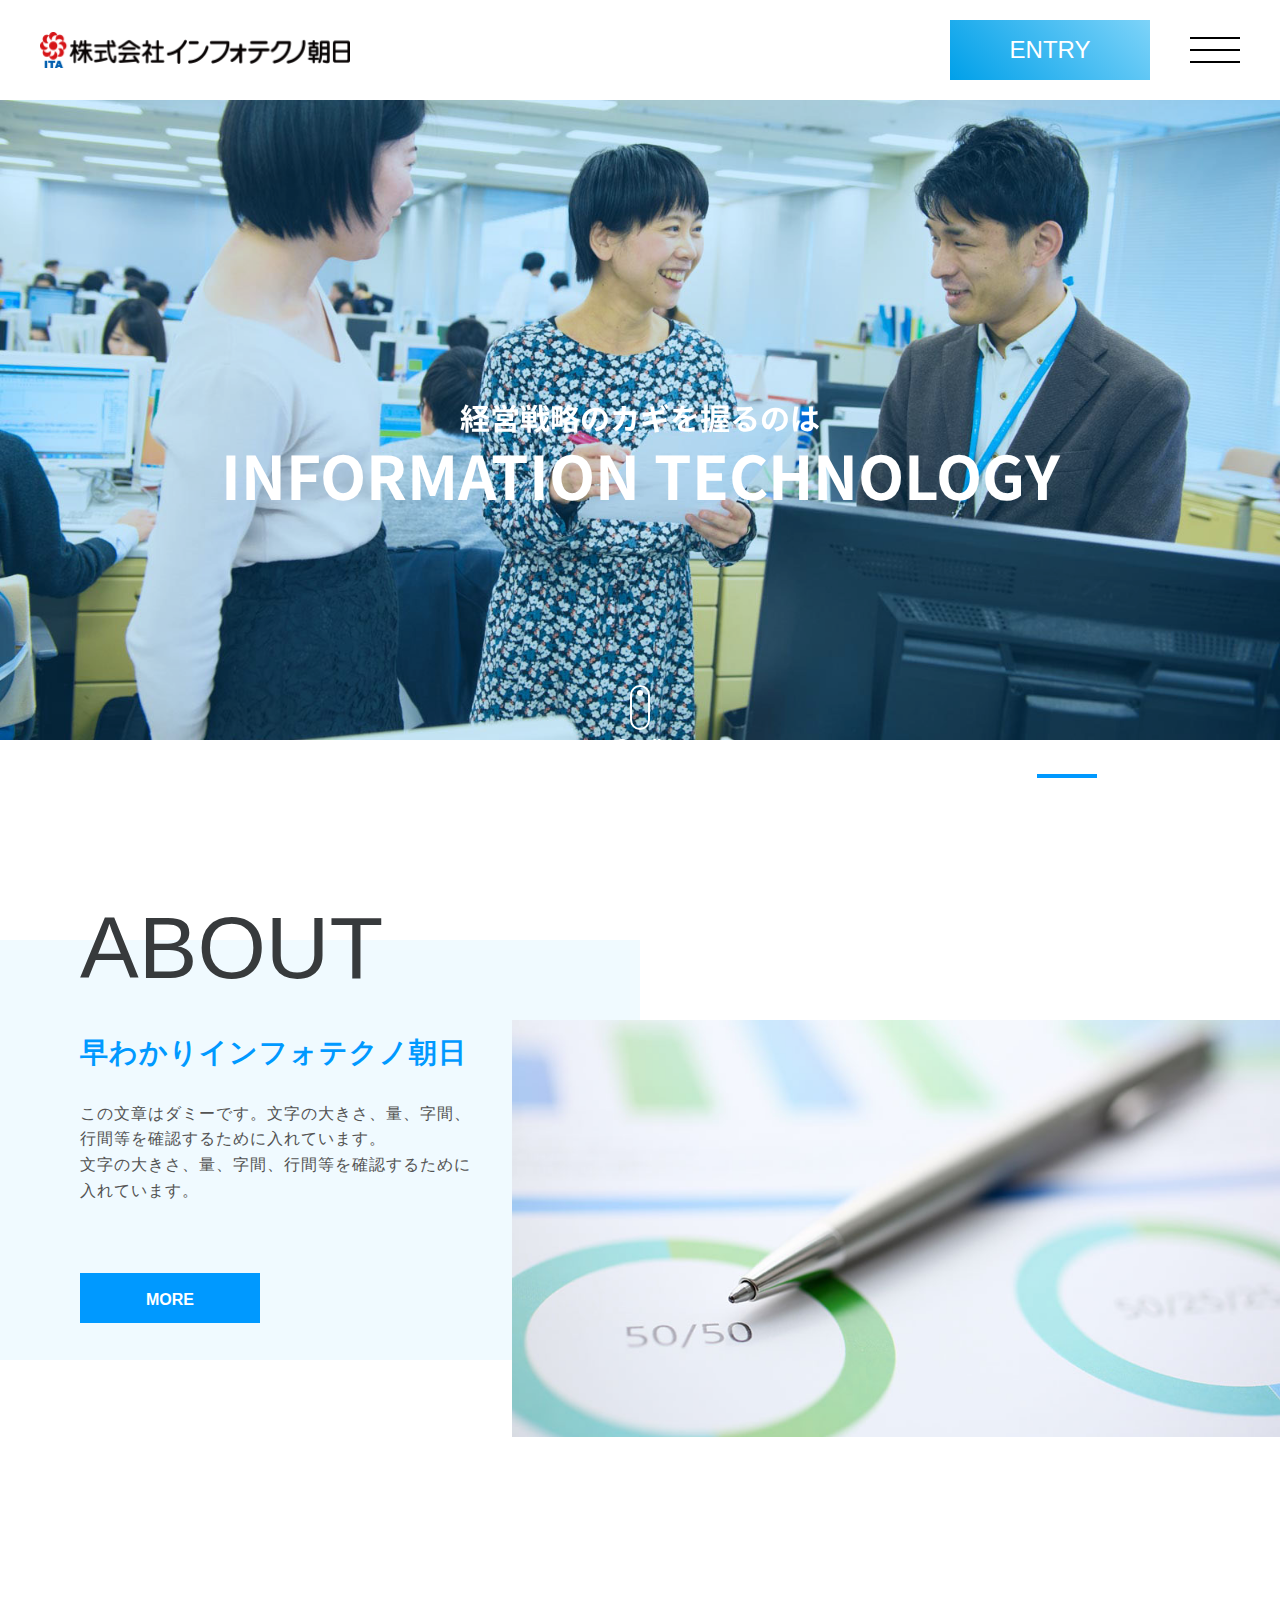
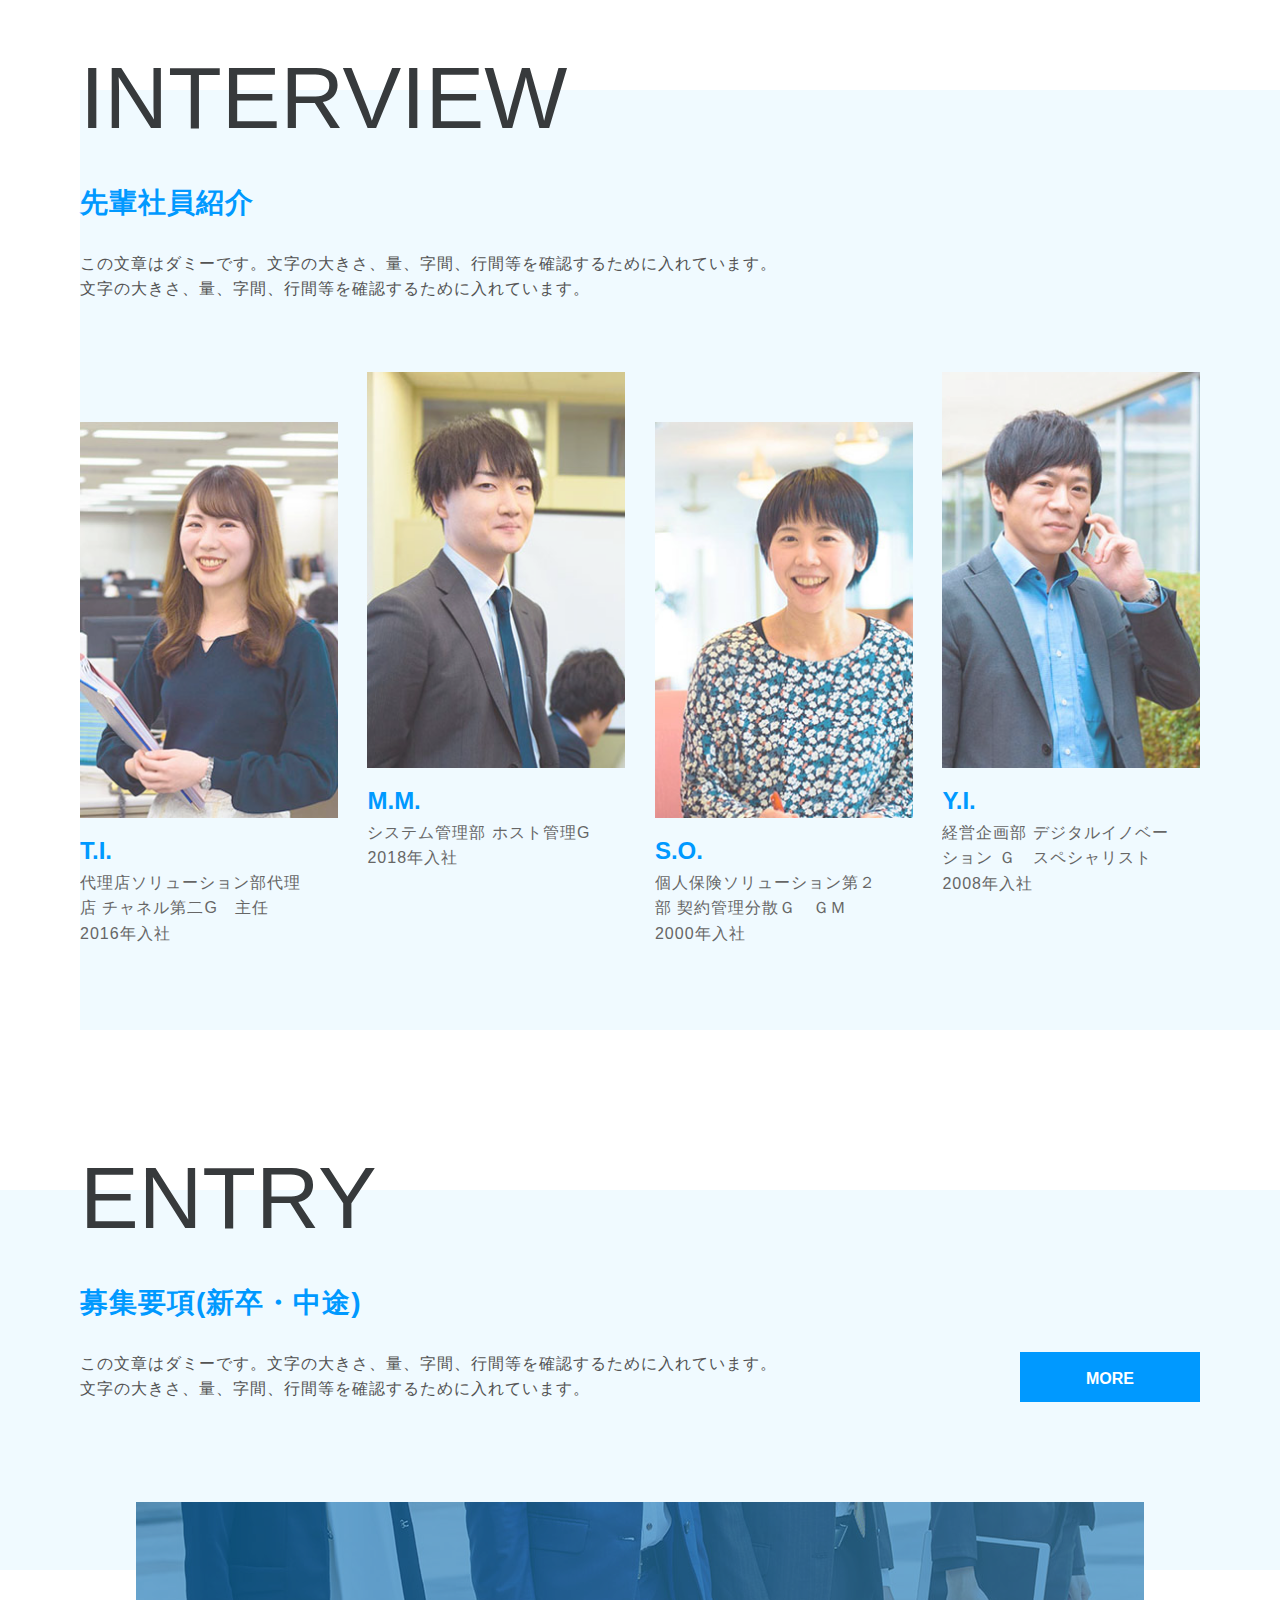
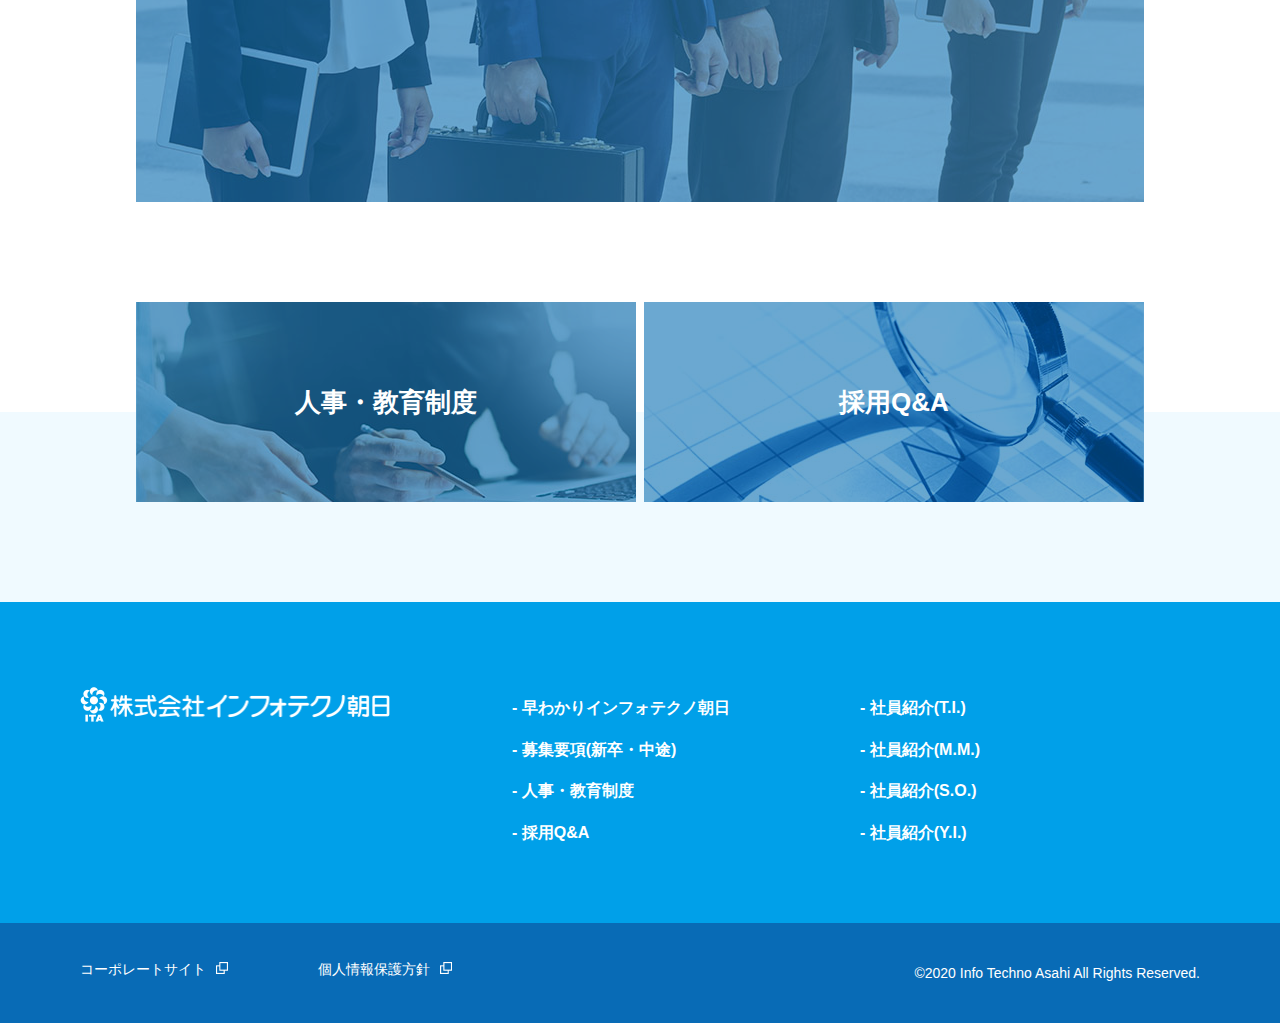
<file: index.html>
<!doctype html>
<html lang="ja">
<head>
	<meta charset="utf-8">
	<meta http-equiv="X-UA-Compatible" content="IE=edge">
	<meta name="format-detection" content="telephone=no, address=no, email=no">
	<meta name="viewport" content="width=device-width, minimum-scale=1.0, maximum-scale=10.0, user-scalable=yes">

	<meta property="og:type" content="website">
	<meta property="og:url" content="">
	<meta property="og:image" content="">
	<meta property="og:site_name" content="">
	<meta property="og:title" content="">
	<meta property="og:description" content="">
	
	<meta name="keywords" content="">
	<meta name="description" content="">
	<link rel="icon" type="image/png" href="images/common/img_favicon.png">
	<link href="assets/css/reset.min.css" rel="stylesheet">
	<link href="assets/css/bootstrap.min.css" rel="stylesheet">
	<link href="assets/css/bootstrap-adjust.min.css" rel="stylesheet">
	<link href="assets/plugins/slick/slick.css" rel="stylesheet">
	<link href="assets/plugins/slick/slick-theme.css" rel="stylesheet">
	<link href="assets/plugins/smoothroll/smoothroll.css" rel="stylesheet">

	<link href="css/common.css" rel="stylesheet">
	<link href="css/animate.css" rel="stylesheet">
	<!-- build:addcss -->
	<link rel="stylesheet" href="css/top.css">
	<!-- <link rel="stylesheet" href="css/header_footer.css"> -->
	<!-- /build:addcss -->
	<title>株式会社インフォテクノ朝日 | 採用サイト</title>
	<link href="https://fonts.googleapis.com/css2?family=Noto+Sans+JP:wght@400;500;700&display=swap" rel="stylesheet">

</head>
<body>
	<header class="header">
        <!-- build:header -->
        <h1 class="header__h1"><a href="./index.html"><img src="images/common/ita_logo.png" alt="ロゴ"></a></h1>
        <div class="header__wrapper"> <a class="header__entry" href="#link">ENTRY</a>
            <div class="header__button"><span> </span><span> </span><span> </span></div>
        </div>
        <nav class="header__nav">
            <div class="header__menu">
                <h2 class="header__menu--h2"><img src="images/common/ita_logo_footer.png" alt="ロゴ"></h2>
                <div class="header__menu--wrapUl">
                    <ul class="header__menu--ul">
                        <li> <a href="in-numbers/index.html">- 早わかりインフォテクノ朝日</a></li>
                        <li> <a href="employment/index.html">- 募集要項(新卒・中途)</a></li>
                        <li> <a href="system/index.html">- 人事・教育制度</a></li>
                        <li> <a href="faq/index.html">- 採用Q&A</a></li>
                    </ul>
                    <ul class="header__menu--ul">
                        <li> <a href="interview/index.html">- 社員紹介(T.I.)</a></li>
                        <li> <a href="interview/murai.html">- 社員紹介(M.M.)</a></li>
                        <li> <a href="interview/ono.html">- 社員紹介(S.O.)</a></li>
                        <li> <a href="interview/oshida.html">- 社員紹介(Y.I.)</a></li>
                    </ul>
                </div><a class="header__menu--entry" href="#link"></a>
            </div>
        </nav>
        <!-- /build:header -->
    </header>
	<main id="to-top">
	<!-- build:content -->
		<section class="mv mv-area">
			<div class="mv__container">
				<div class="mv__sliding">
					<div class="mv__sliding__img">
						<img src="images/top/bg_mv3.jpg" alt="mv background">
					</div>
					<div class="mv__sliding__img">
						<img src="images/top/bg_mv2.jpg" alt="mv background">
					</div>
					<div class="mv__sliding__img">
						<img src="images/top/bg_mv1.jpg" alt="mv background">
					</div>
				</div>
				<div class="mv__container__content">
					<h2>
						<p>経営戦略のカギを握るのは</p>
						information technology
					</h2>
				</div>
				<div class="mv__container__mouse mouse-key-frame">
				</div>
			</div>
		</section>
		<section class="about grid-box">
			<div class="background-under about__bg1">
			</div>
			<div class="background-under about__bg2">
				<a href="in-numbers/index.html">
					<img src="images/top/bg_about.jpg" alt="abour background">
				</a>
			</div>
			<div class="container">
				<div class="about__container grid-box__container">
					<h2>ABOUT</h2>
					<span>早わかりインフォテクノ朝日</span>
					<p>この文章はダミーです。文字の大きさ、量、字間、行間等を確認するために入れています。
					<br/>
					文字の大きさ、量、字間、行間等を確認するために入れています。
					</p>
					<a href="in-numbers/index.html" class="btn--rectangle">MORE</a>
				</div>
			</div>
		</section>
		<section class="interview grid-box">
			<div class="background-under interview__bg1">
			</div>
			<div class="container">
				<div class="interview__container grid-box__container">	
					<h2>INTERVIEW</h2>
					<span>先輩社員紹介</span>
					<p>この文章はダミーです。文字の大きさ、量、字間、行間等を確認するために入れています。
					<br/>
					文字の大きさ、量、字間、行間等を確認するために入れています。
					</p>
				</div>
				<div class="interview-ey">
					<div class="interview-ey__em">
						<a href="interview/index.html">
							<div class="interview-ey__img">
								<img src="images/top/bg_inner1.jpg" alt="interview employee">
							</div>
							<h4>T.I.</h4>
							<p>代理店ソリューション部代理店 チャネル第二G　主任 2016年入社</p>
						</a>
					</div>
					<div class="interview-ey__em">
						<a href="interview/murai.html">
							<div class="interview-ey__img">
								<img src="images/top/bg_inner2.jpg" alt="interview employee">
							</div>
							<h4>M.M.</h4>
							<p>システム管理部 ホスト管理G 2018年入社</p>
						</a>
					</div>
					<div class="interview-ey__em">
						<a href="interview/ono.html">
						<div class="interview-ey__img">
							<img src="images/top/bg_inner3.jpg" alt="interview employee">
						</div>
						<h4>S.O.</h4>
						<p>個人保険ソリューション第２部 契約管理分散Ｇ　ＧＭ 2000年入社</p>
					</a>
					</div>
					<div class="interview-ey__em">
						<a href="interview/oshida.html">
						<div class="interview-ey__img">
							<img src="images/top/bg_inner4.jpg" alt="interview employee">
						</div>
						<h4>Y.I.</h4>
						<p>経営企画部 デジタルイノベーション Ｇ　スペシャリスト 2008年入社</p>
					</a>
					</div>
				</div>
			</div>
		</section>
		<section class="entry grid-box">
			<div class="background-under entry__bg1">	
			</div>
			<div class="background-under entry__bg2">	
			</div>
			<div class="container">
				<div class="entry__container grid-box__container">
					<h2>ENTRY</h2>
					<span>募集要項(新卒・中途)</span>
					<p>この文章はダミーです。文字の大きさ、量、字間、行間等を確認するために入れています。
					<br/>
					文字の大きさ、量、字間、行間等を確認するために入れています。
					</p>
					<a href="employment/index.html" class="btn--rectangle">MORE</a>
				</div>
				<div class="entry__bg interface__img--skew">
					<img src="images/top/bg_entry1.jpg" alt="entry background">
				</div>
				<div class="entry__bg flex__bg">
					<div class="interface__img--skew">
						<span>人事・教育制度</span>
						<a href="system/index.html">
							<img src="images/top/bg_entry2.jpg" alt="entry background">
						</a>
					</div>
					<div class="interface__img--skew">
						<span>採用Q&A</span>
						<a href="faq/index.html">
							<img src="images/top/bg_entry3.jpg" alt="entry background">
						</a>
					</div>
					
				</div>
			</div>
		</section>
	<!-- /build:content -->
	</main>
	 <footer class="footer">
        <!-- build:footer -->
        <section class="footer__wrapper">
            <div class="footer__inner">
                <h2 class="footer__wrapper--h2"><img src="images/common/ita_logo_footer.png" alt="ロゴ"></h2>
                <div class="footer__wrapper--wrapUl">
                    <ul class="footer__wrapper--ul">
                        <li> <a href="in-numbers/index.html">- 早わかりインフォテクノ朝日</a></li>
                        <li> <a href="employment/index.html">- 募集要項(新卒・中途)</a></li>
                        <li> <a href="system/index.html">- 人事・教育制度</a></li>
                        <li> <a href="faq/index.html">- 採用Q&A</a></li>
                    </ul>
                    <ul class="footer__wrapper--ul">
                        <li> <a href="interview/index.html">- 社員紹介(T.I.)</a></li>
                        <li> <a href="interview/murai.html">- 社員紹介(M.M.)</a></li>
                        <li> <a href="interview/ono.html">- 社員紹介(S.O.)</a></li>
                        <li> <a href="interview/oshida.html">- 社員紹介(Y.I.)</a></li>
                    </ul>
                </div>
            </div>
        </section>
        <section class="footer__copyright">
            <div class="footer__copyright--wrap">
                <div class="footer__copyright--div"> <a href="#link"><span>コーポレートサイト</span></a><a href="#link"><span>個人情報保護方針</span></a></div>
                <p class="footer__copyright--p">©2020 Info Techno Asahi All Rights Reserved.</p>
            </div>
        </section>
        <!-- /build:footer -->
    </footer>
	<a href="#to-top" id="backTop" class="animated bounceInUp"><i class="fa fa-angle-up" aria-hidden="true"></i></a>
	
	<script src="assets/js/jquery-2.2.4.min.js"></script>
	<script src="assets/js/fontawesome.min.js"></script>
	<script src="assets/plugins/slick/slick.min.js"></script>
	<script src="assets/plugins/smoothroll/smoothroll.js"></script>
	<script src="js/wow.min.js"></script>
	<script src="js/general.js"></script>
	<script src="js/top.js"></script>
	<!-- build:addJs -->
		
	<!-- /build:addJS -->
</body>
</html>
</file>
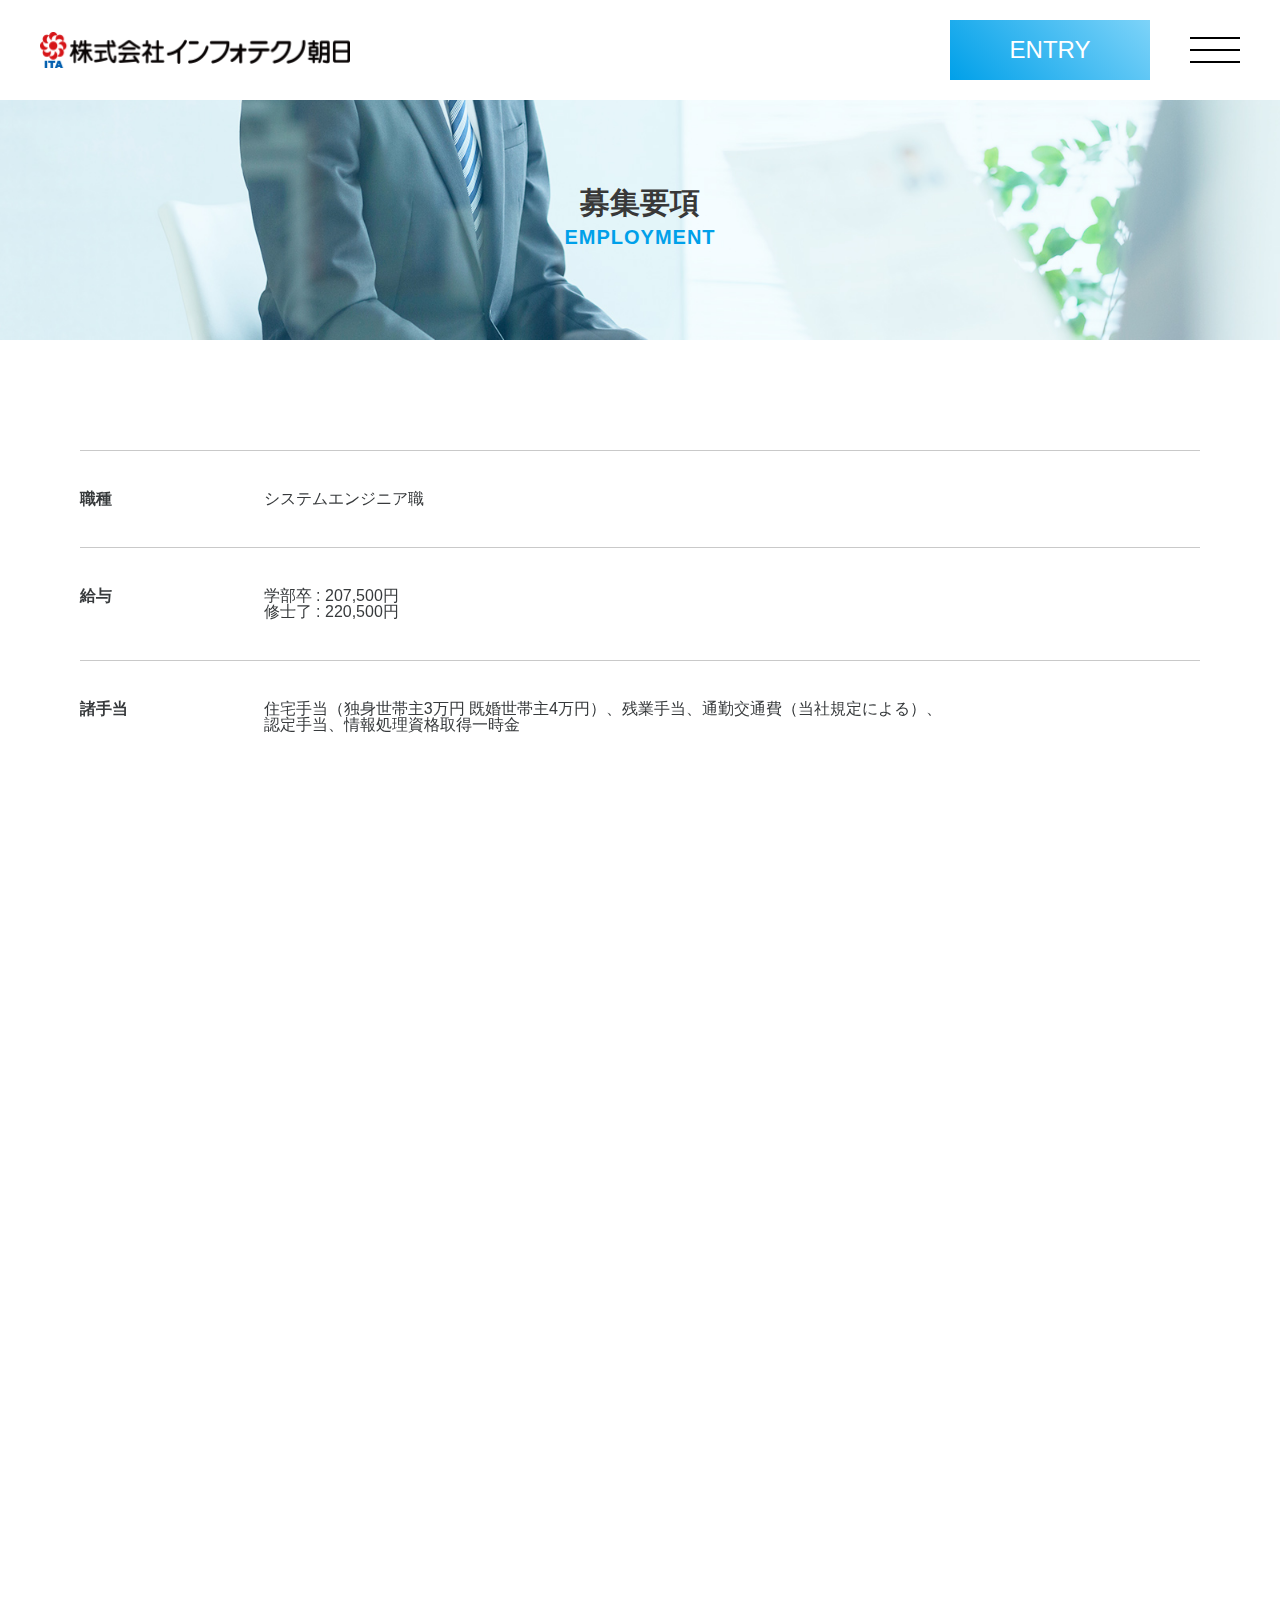
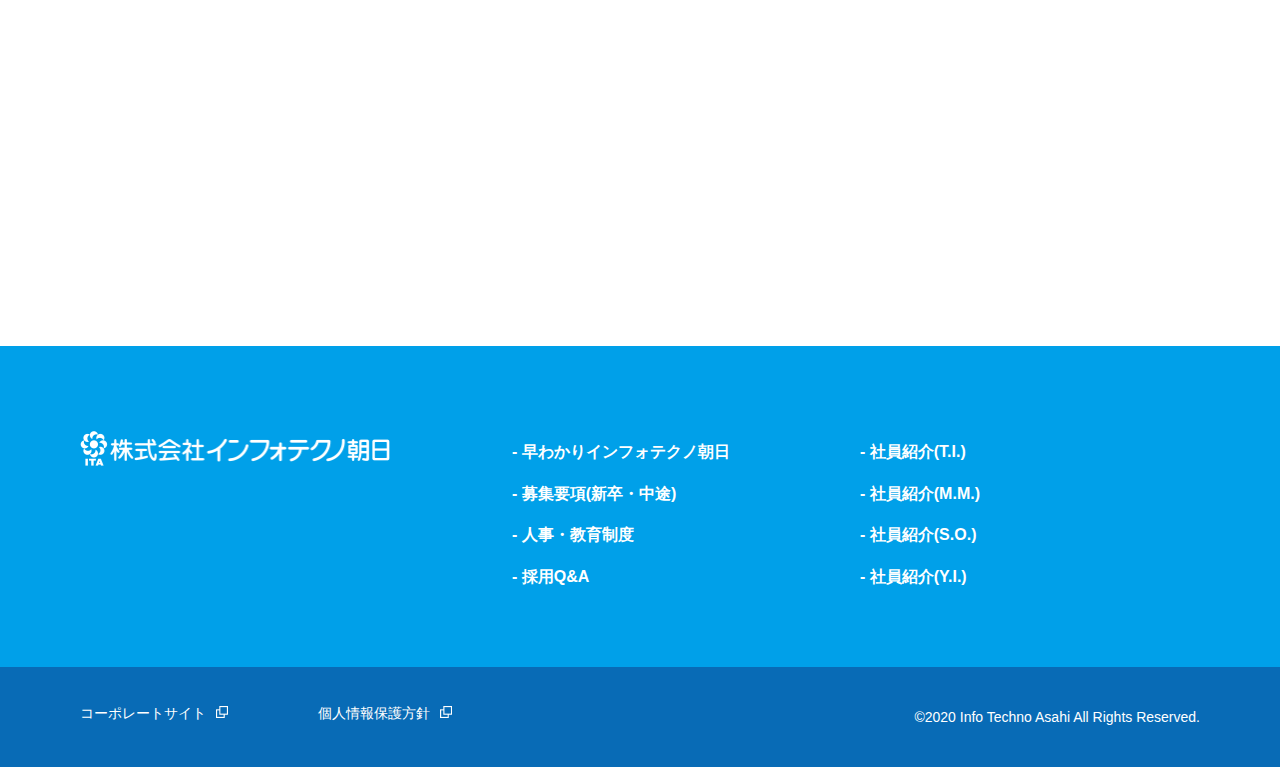
<file: employment/index.html>
<!doctype html>
<html lang="ja">
<head>
	<meta charset="utf-8">
	<meta http-equiv="X-UA-Compatible" content="IE=edge">
	<meta name="format-detection" content="telephone=no, address=no, email=no">
	<meta name="viewport" content="width=device-width, minimum-scale=1.0, maximum-scale=10.0, user-scalable=yes">

	<meta property="og:type" content="website">
	<meta property="og:url" content="">
	<meta property="og:image" content="">
	<meta property="og:site_name" content="">
	<meta property="og:title" content="">
	<meta property="og:description" content="">
	
	<meta name="keywords" content="">
	<meta name="description" content="">
	<link rel="icon" type="image/png" href="../images/common/img_favicon.png">
	<link href="../assets/css/reset.min.css" rel="stylesheet">
	<link href="../assets/css/bootstrap.min.css" rel="stylesheet">
	<link href="../assets/css/bootstrap-adjust.min.css" rel="stylesheet">
	<link href="../assets/plugins/slick/slick.css" rel="stylesheet">
	<link href="../assets/plugins/slick/slick-theme.css" rel="stylesheet">
	<link href="../assets/plugins/smoothroll/smoothroll.css" rel="stylesheet">

	<link href="../css/animate.css" rel="stylesheet">
	<link href="../css/common.css" rel="stylesheet">
	<link href="../css/common_low.css" rel="stylesheet">
	
	
	<!-- build:addcss -->
		<link href="../css/employment.css" rel="stylesheet">
	<!-- <link rel="stylesheet" href="../css/header_footer.css"> -->
	<!-- /build:addcss -->
	<title>募集要項 | 株式会社インフォテクノ朝日 | 採用サイト</title>
	<link href="https://fonts.googleapis.com/css2?family=Noto+Sans+JP:wght@400;500;700&display=swap" rel="stylesheet">

</head>
<body>
	<header class="header">
        <!-- build:header -->
        <h1 class="header__h1"><a href="../index.html"><img src="../images/common/ita_logo.png" alt="ロゴ"></a></h1>
        <div class="header__wrapper"> <a class="header__entry" href="#link">ENTRY</a>
            <div class="header__button"><span> </span><span> </span><span> </span></div>
        </div>
        <nav class="header__nav">
            <div class="header__menu">
                <h2 class="header__menu--h2"><img src="../images/common/ita_logo_footer.png" alt="ロゴ"></h2>
                <div class="header__menu--wrapUl">
                    <ul class="header__menu--ul">
                        <li> <a href="../in-numbers/index.html">- 早わかりインフォテクノ朝日</a></li>
                        <li> <a href="../employment/index.html">- 募集要項(新卒・中途)</a></li>
                        <li> <a href="../system/index.html">- 人事・教育制度</a></li>
                        <li> <a href="../faq/index.html">- 採用Q&A</a></li>
                    </ul>
                    <ul class="header__menu--ul">
                        <li> <a href="../interview/index.html">- 社員紹介(T.I.)</a></li>
                        <li> <a href="../interview/murai.html">- 社員紹介(M.M.)</a></li>
                        <li> <a href="../interview/ono.html">- 社員紹介(S.O.)</a></li>
                        <li> <a href="../interview/oshida.html">- 社員紹介(Y.I.)</a></li>
                    </ul>
                </div><a class="header__menu--entry" href="#link"></a>
            </div>
        </nav>
        <!-- /build:header -->
    </header>
	<main id="to-top">
	<!-- build:content -->
		<section class="topbanner__background">
            <figure><img src="../images/employment/img_employment_banner.jpg">
                <div class="topbanner__background--inner">
                    <h2>
                        募集要項
                        <span>EMPLOYMENT</span>
                    </h2>
                </div>
            </figure>
        </section>

		<section class="employment__content container">
			<div class="employment__content__wrapper">
				<div class="smoothRoll">
					<span>職種</span>
					<span>システムエンジニア職</span>
				</div>
				<div class="smoothRoll">
					<span>給与</span>
					<span>
						学部卒 : 207,500円
						<br>
						修士了 : 220,500円
					</span>
				</div>
				<div class="smoothRoll">
					<span>諸手当</span>
					<span>
						住宅手当（独身世帯主3万円 既婚世帯主4万円）、残業手当、通勤交通費（当社規定による）、
						<br>
						認定手当、情報処理資格取得一時金
					</span>
				</div>
				<div class="smoothRoll">
					<span>昇給</span>
					<span>年1回（毎年4月）</span>
				</div>
				<div class="smoothRoll">
					<span>賞与</span>
					<span>年2回（6月、12月）</span>
				</div>
				
				<div class="smoothRoll">
					<span>勤務地</span>
					<span>東京都多摩市（本社）</span>
				</div>
				<div class="smoothRoll">
					<span>勤務時間</span>
					<span>9:00〜17:00</span>
				</div>
				<div class="smoothRoll">
					<span>休日休暇</span>
					<span>
						完全週休2日制（土・日）、祝日および年末年始（12月31日～1月3日）、半休制度、
						<br>
						有給休暇（初年度16日、次年度以降20日）、夏期休暇、特別休暇、子の看護のための休暇、
						<br>
						アニバーサリー休暇、リフレッシュ休暇、介護休職、育児休職、他
					</span>
				</div>
				<div class="smoothRoll">
					<span>福利厚生</span>
					<span>
						各種社会保険、財形貯蓄、団体生命保険、退職金制度、
						<br>
						リゾートクラブ「エメラルドグリーンクラブ」法人会員、
						<br>
						FUJIYAMA倶楽部、ラフォーレ倶楽部、京王不動産提携　他
					</span>
				</div>
				<div class="smoothRoll">
					<span>説明会情報</span>
					<span>
						2021年卒向けの受付を開始しました。
						<br>
						詳しくは<a href="#">こちら</a>をご覧ください。
					</span>
				</div>
				<div class="smoothRoll">
					<span>連絡先</span>
					<span>
						人事部 人事グループ（採用担当）
						<br>
						TEL：042-338-3062　フリーダイヤル：0120-017-868
						<br>
						E-mail：<a href="#">ita.r_jinji@it-asahi.com</a>
					</span>
				</div>
			</div>
			<div class="employment--btn smoothRoll">
				<a href="" class="btn">
					<span>ENTRY</span>
				</a>
			</div>
		</section>
	<!-- /build:content -->
	</main>
	<footer class="footer">
        <!-- build:footer -->
        <section class="footer__wrapper">
            <div class="footer__inner">
                <h2 class="footer__wrapper--h2"><img src="../images/common/ita_logo_footer.png" alt="ロゴ"></h2>
                <div class="footer__wrapper--wrapUl">
                    <ul class="footer__wrapper--ul">
                        <li> <a href="#link">- 早わかりインフォテクノ朝日</a></li>
                        <li> <a href="../employment/index.html">- 募集要項(新卒・中途)</a></li>
                        <li> <a href="../system/index.html">- 人事・教育制度</a></li>
                        <li> <a href="../faq/index.html">- 採用Q&A</a></li>
                    </ul>
                    <ul class="footer__wrapper--ul">
                        <li> <a href="../interview/index.html">- 社員紹介(T.I.)</a></li>
                        <li> <a href="../interview/murai.html">- 社員紹介(M.M.)</a></li>
                        <li> <a href="../interview/ono.html">- 社員紹介(S.O.)</a></li>
                        <li> <a href="../interview/oshida.html">- 社員紹介(Y.I.)</a></li>
                    </ul>
                </div>
            </div>
        </section>
        <section class="footer__copyright">
            <div class="footer__copyright--wrap">
                <div class="footer__copyright--div"> <a href="#link"><span>コーポレートサイト</span></a><a href="#link"><span>個人情報保護方針</span></a></div>
                <p class="footer__copyright--p">©2020 Info Techno Asahi All Rights Reserved.</p>
            </div>
        </section>
        <!-- /build:footer -->
    </footer>
    <a href="#to-top" id="backTop" class="animated bounceInUp"><i class="fa fa-angle-up" aria-hidden="true"></i></a>
	<script src="../assets/js/jquery-2.2.4.min.js"></script>
	<script src="../assets/js/fontawesome.min.js"></script>
	<script src="../assets/plugins/slick/slick.min.js"></script>
	<script src="../assets/plugins/smoothroll/smoothroll.js"></script>
	<script src="../js/general.js"></script>
	<!-- build:addJs -->
		
	<!-- /build:addJS -->
</body>
</html>
</file>
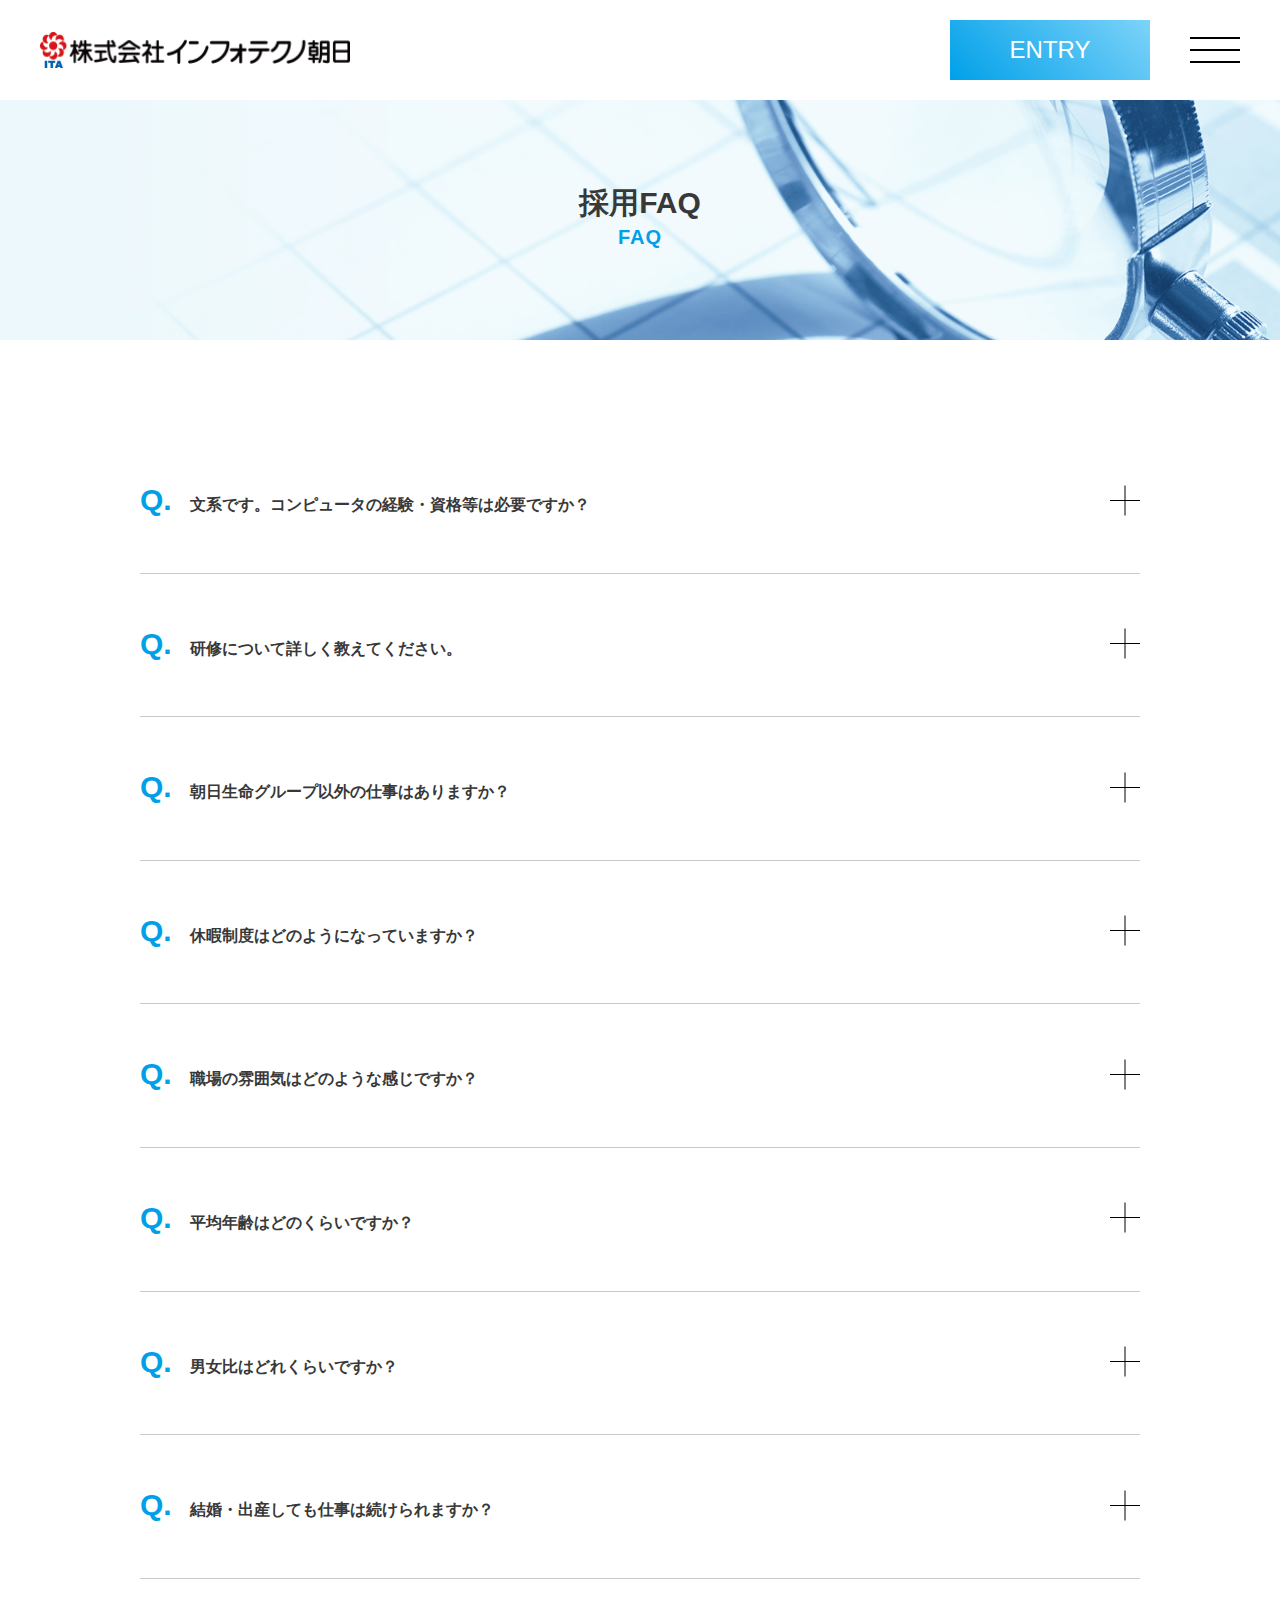
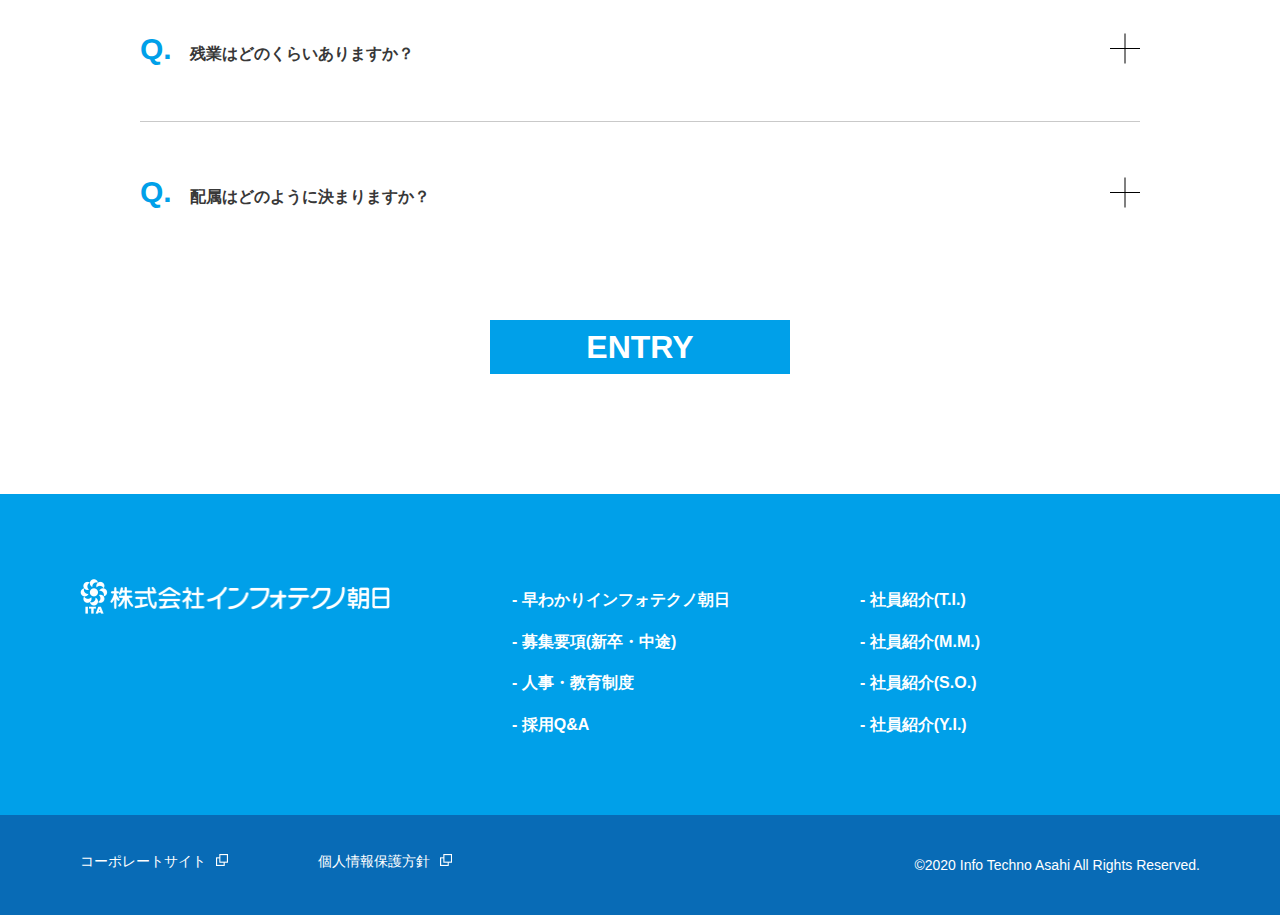
<file: faq/index.html>
<!DOCTYPE html>
<html lang="ja">

<head>
    <meta charset="utf-8">
    <meta http-equiv="X-UA-Compatible" content="IE=edge">
    <meta name="format-detection" content="telephone=no, address=no, email=no">
    <meta name="viewport" content="width=device-width, minimum-scale=1.0, maximum-scale=10.0, user-scalable=yes">
    <meta property="og:type" content="website">
    <meta property="og:url" content="">
    <meta property="og:image" content="">
    <meta property="og:site_name" content="">
    <meta property="og:title" content="">
    <meta property="og:description" content="">
    <meta name="keywords" content="">
    <meta name="description" content="">
    <link rel="icon" type="image/png" href="../images/common/img_favicon.png">
    <link href="../assets/css/reset.min.css" rel="stylesheet">
    <link href="../assets/css/bootstrap.min.css" rel="stylesheet">
    <link href="../assets/css/bootstrap-adjust.min.css" rel="stylesheet">
    <link href="../assets/plugins/slick/slick.css" rel="stylesheet">
    <link href="../assets/plugins/slick/slick-theme.css" rel="stylesheet">
    <link href="../assets/plugins/smoothroll/smoothroll.css" rel="stylesheet">
    <link href="../css/animate.css" rel="stylesheet">
    <link href="../css/common.css" rel="stylesheet">
    <link href="../css/common_low.css" rel="stylesheet">
    

    <link href="../css/faq.css" rel="stylesheet">
    <link href="https://fonts.googleapis.com/css2?family=Oswald&display=swap" rel="stylesheet">
    <title>採用FAQ | 株式会社インフォテクノ朝日 | 採用サイト</title>
</head>

<body>
    <header class="header">
        <h1 class="header__h1"><a href="../index.html"><img src="../images/common/ita_logo.png" alt="ロゴ"></a></h1>
        <div class="header__wrapper"> <a class="header__entry" href="#link">ENTRY</a>
            <div class="header__button"><span> </span><span> </span><span> </span></div>
        </div>
        <nav class="header__nav">
            <div class="header__menu">
                <h2 class="header__menu--h2"><img src="../images/common/ita_logo_footer.png" alt="ロゴ"></h2>
                <div class="header__menu--wrapUl">
                    <ul class="header__menu--ul">
                        <li> <a href="../in-numbers/index.html">- 早わかりインフォテクノ朝日</a></li>
                        <li> <a href="../employment/index.html">- 募集要項(新卒・中途)</a></li>
                        <li> <a href="../system/index.html">- 人事・教育制度</a></li>
                        <li> <a href="../faq/index.html">- 採用Q&A</a></li>
                    </ul>
                    <ul class="header__menu--ul">
                        <li> <a href="../interview/index.html">- 社員紹介(T.I.)</a></li>
                        <li> <a href="../interview/murai.html">- 社員紹介(M.M.)</a></li>
                        <li> <a href="../interview/ono.html">- 社員紹介(S.O.)</a></li>
                        <li> <a href="../interview/oshida.html">- 社員紹介(Y.I.)</a></li>
                    </ul>
                </div><a class="header__menu--entry" href="#link"></a>
            </div>
        </nav>
    </header>
    <main id="to-top">
        <section class="topbanner__background">
            <figure><img src="../images/FAQ/img_page6_bg.png">
                <div class="topbanner__background--inner">
                    <h2>
                        採用FAQ
                        <span>FAQ</span>
                    </h2>
                </div>
            </figure>
        </section>
        <section class="faq__questions">
            <div class="faq__questions--part">
                <div class="faq__questions--Q"><span>Q.</span>
                    <p>文系です。コンピュータの経験・資格等は必要ですか？</p>
                    <div class="faq__questions--button"> <span> </span><span></span></div>
                </div>
                <div class="faq__questions--A">
                    <div class="faq__questions--hiden"><span>A.</span>
                        <p>入社に際しては、文理問わず、コンピュータの経験・資格も必要ありません。入社後3ヶ月間の新人講習と配属後のOJT教育により、システムスキルを基礎から身に付けられます。また、配属先では必ず育成担当者が付き、丁寧に教えてもらえます。 入社後最初の目標は「基本情報技術者試験」合格です。システム会社で働くこととなる皆さんにとって、情報処理資格の取得は非常に大切なことです。</p>
                    </div>
                </div>
            </div>
            <div class="faq__questions--part">
                <div class="faq__questions--Q"><span>Q.</span>
                    <p>研修について詳しく教えてください。</p>
                    <div class="faq__questions--button"> <span> </span><span></span></div>
                </div>
                <div class="faq__questions--A">
                    <div class="faq__questions--hiden"><span>A.</span>
                        <p>入社に際しては、文理問わず、コンピュータの経験・資格も必要ありません。入社後3ヶ月間の新人講習と配属後のOJT教育により、システムスキルを基礎から身に付けられます。また、配属先では必ず育成担当者が付き、丁寧に教えてもらえます。 入社後最初の目標は「基本情報技術者試験」合格です。システム会社で働くこととなる皆さんにとって、情報処理資格の取得は非常に大切なことです。</p>
                    </div>
                </div>
            </div>
            <div class="faq__questions--part">
                <div class="faq__questions--Q"><span>Q.</span>
                    <p>朝日生命グループ以外の仕事はありますか？</p>
                    <div class="faq__questions--button"> <span> </span><span></span></div>
                </div>
                <div class="faq__questions--A">
                    <div class="faq__questions--hiden"><span>A.</span>
                        <p>入社に際しては、文理問わず、コンピュータの経験・資格も必要ありません。入社後3ヶ月間の新人講習と配属後のOJT教育により、システムスキルを基礎から身に付けられます。また、配属先では必ず育成担当者が付き、丁寧に教えてもらえます。 入社後最初の目標は「基本情報技術者試験」合格です。システム会社で働くこととなる皆さんにとって、情報処理資格の取得は非常に大切なことです。</p>
                    </div>
                </div>
            </div>
            <div class="faq__questions--part">
                <div class="faq__questions--Q"><span>Q.</span>
                    <p>休暇制度はどのようになっていますか？</p>
                    <div class="faq__questions--button"> <span> </span><span></span></div>
                </div>
                <div class="faq__questions--A">
                    <div class="faq__questions--hiden"><span>A.</span>
                        <p>入社に際しては、文理問わず、コンピュータの経験・資格も必要ありません。入社後3ヶ月間の新人講習と配属後のOJT教育により、システムスキルを基礎から身に付けられます。また、配属先では必ず育成担当者が付き、丁寧に教えてもらえます。 入社後最初の目標は「基本情報技術者試験」合格です。システム会社で働くこととなる皆さんにとって、情報処理資格の取得は非常に大切なことです。</p>
                    </div>
                </div>
            </div>
            <div class="faq__questions--part">
                <div class="faq__questions--Q"><span>Q.</span>
                    <p>職場の雰囲気はどのような感じですか？</p>
                    <div class="faq__questions--button"> <span> </span><span></span></div>
                </div>
                <div class="faq__questions--A">
                    <div class="faq__questions--hiden"><span>A.</span>
                        <p>入社に際しては、文理問わず、コンピュータの経験・資格も必要ありません。入社後3ヶ月間の新人講習と配属後のOJT教育により、システムスキルを基礎から身に付けられます。また、配属先では必ず育成担当者が付き、丁寧に教えてもらえます。 入社後最初の目標は「基本情報技術者試験」合格です。システム会社で働くこととなる皆さんにとって、情報処理資格の取得は非常に大切なことです。</p>
                    </div>
                </div>
            </div>
            <div class="faq__questions--part">
                <div class="faq__questions--Q"><span>Q.</span>
                    <p>平均年齢はどのくらいですか？</p>
                    <div class="faq__questions--button"> <span> </span><span></span></div>
                </div>
                <div class="faq__questions--A">
                    <div class="faq__questions--hiden"><span>A.</span>
                        <p>入社に際しては、文理問わず、コンピュータの経験・資格も必要ありません。入社後3ヶ月間の新人講習と配属後のOJT教育により、システムスキルを基礎から身に付けられます。また、配属先では必ず育成担当者が付き、丁寧に教えてもらえます。 入社後最初の目標は「基本情報技術者試験」合格です。システム会社で働くこととなる皆さんにとって、情報処理資格の取得は非常に大切なことです。</p>
                    </div>
                </div>
            </div>
            <div class="faq__questions--part">
                <div class="faq__questions--Q"><span>Q.</span>
                    <p>男女比はどれくらいですか？</p>
                    <div class="faq__questions--button"> <span> </span><span></span></div>
                </div>
                <div class="faq__questions--A">
                    <div class="faq__questions--hiden"><span>A.</span>
                        <p>入社に際しては、文理問わず、コンピュータの経験・資格も必要ありません。入社後3ヶ月間の新人講習と配属後のOJT教育により、システムスキルを基礎から身に付けられます。また、配属先では必ず育成担当者が付き、丁寧に教えてもらえます。 入社後最初の目標は「基本情報技術者試験」合格です。システム会社で働くこととなる皆さんにとって、情報処理資格の取得は非常に大切なことです。</p>
                    </div>
                </div>
            </div>
            <div class="faq__questions--part">
                <div class="faq__questions--Q"><span>Q.</span>
                    <p>結婚・出産しても仕事は続けられますか？</p>
                    <div class="faq__questions--button"> <span> </span><span></span></div>
                </div>
                <div class="faq__questions--A">
                    <div class="faq__questions--hiden"><span>A.</span>
                        <p>入社に際しては、文理問わず、コンピュータの経験・資格も必要ありません。入社後3ヶ月間の新人講習と配属後のOJT教育により、システムスキルを基礎から身に付けられます。また、配属先では必ず育成担当者が付き、丁寧に教えてもらえます。 入社後最初の目標は「基本情報技術者試験」合格です。システム会社で働くこととなる皆さんにとって、情報処理資格の取得は非常に大切なことです。</p>
                    </div>
                </div>
            </div>
            <div class="faq__questions--part">
                <div class="faq__questions--Q"><span>Q.</span>
                    <p>残業はどのくらいありますか？</p>
                    <div class="faq__questions--button"> <span> </span><span></span></div>
                </div>
                <div class="faq__questions--A">
                    <div class="faq__questions--hiden"><span>A.</span>
                        <p>入社に際しては、文理問わず、コンピュータの経験・資格も必要ありません。入社後3ヶ月間の新人講習と配属後のOJT教育により、システムスキルを基礎から身に付けられます。また、配属先では必ず育成担当者が付き、丁寧に教えてもらえます。 入社後最初の目標は「基本情報技術者試験」合格です。システム会社で働くこととなる皆さんにとって、情報処理資格の取得は非常に大切なことです。</p>
                    </div>
                </div>
            </div>
            <div class="faq__questions--part">
                <div class="faq__questions--Q"><span>Q.</span>
                    <p>配属はどのように決まりますか？</p>
                    <div class="faq__questions--button"> <span> </span><span></span></div>
                </div>
                <div class="faq__questions--A">
                    <div class="faq__questions--hiden"><span>A.</span>
                        <p>入社に際しては、文理問わず、コンピュータの経験・資格も必要ありません。入社後3ヶ月間の新人講習と配属後のOJT教育により、システムスキルを基礎から身に付けられます。また、配属先では必ず育成担当者が付き、丁寧に教えてもらえます。 入社後最初の目標は「基本情報技術者試験」合格です。システム会社で働くこととなる皆さんにとって、情報処理資格の取得は非常に大切なことです。</p>
                    </div>
                </div>
            </div><a class="btn-entry" href="#link"><span>ENTRY</span></a>
        </section>
    </main>
    <footer class="footer">
        <section class="footer__wrapper">
            <div class="footer__inner">
                <h2 class="footer__wrapper--h2"><img src="../images/common/ita_logo_footer.png" alt="ロゴ"></h2>
                <div class="footer__wrapper--wrapUl">
                    <ul class="footer__wrapper--ul">
                        <li> <a href="#link">- 早わかりインフォテクノ朝日</a></li>
                        <li> <a href="../employment/index.html">- 募集要項(新卒・中途)</a></li>
                        <li> <a href="../system/index.html">- 人事・教育制度</a></li>
                        <li> <a href="../faq/index.html">- 採用Q&A</a></li>
                    </ul>
                    <ul class="footer__wrapper--ul">
                        <li> <a href="../interview/index.html">- 社員紹介(T.I.)</a></li>
                        <li> <a href="../interview/murai.html">- 社員紹介(M.M.)</a></li>
                        <li> <a href="../interview/ono.html">- 社員紹介(S.O.)</a></li>
                        <li> <a href="../interview/oshida.html">- 社員紹介(Y.I.)</a></li>
                    </ul>
                </div>
            </div>
        </section>
        <section class="footer__copyright">
            <div class="footer__copyright--wrap">
                <div class="footer__copyright--div"> <a href="#link"><span>コーポレートサイト</span></a><a href="#link"><span>個人情報保護方針</span></a></div>
                <p class="footer__copyright--p">©2020 Info Techno Asahi All Rights Reserved.</p>
            </div>
        </section>
    </footer>
    <a href="#to-top" id="backTop" class="animated bounceInUp"><i class="fa fa-angle-up" aria-hidden="true"></i></a>
    <script src="../assets/js/jquery-2.2.4.min.js"></script>
    <script src="../assets/js/fontawesome.min.js"></script>
    <script src="../js/general.js"></script>
    <script src="../js/faq.js"></script>
</body>

</html>
</file>
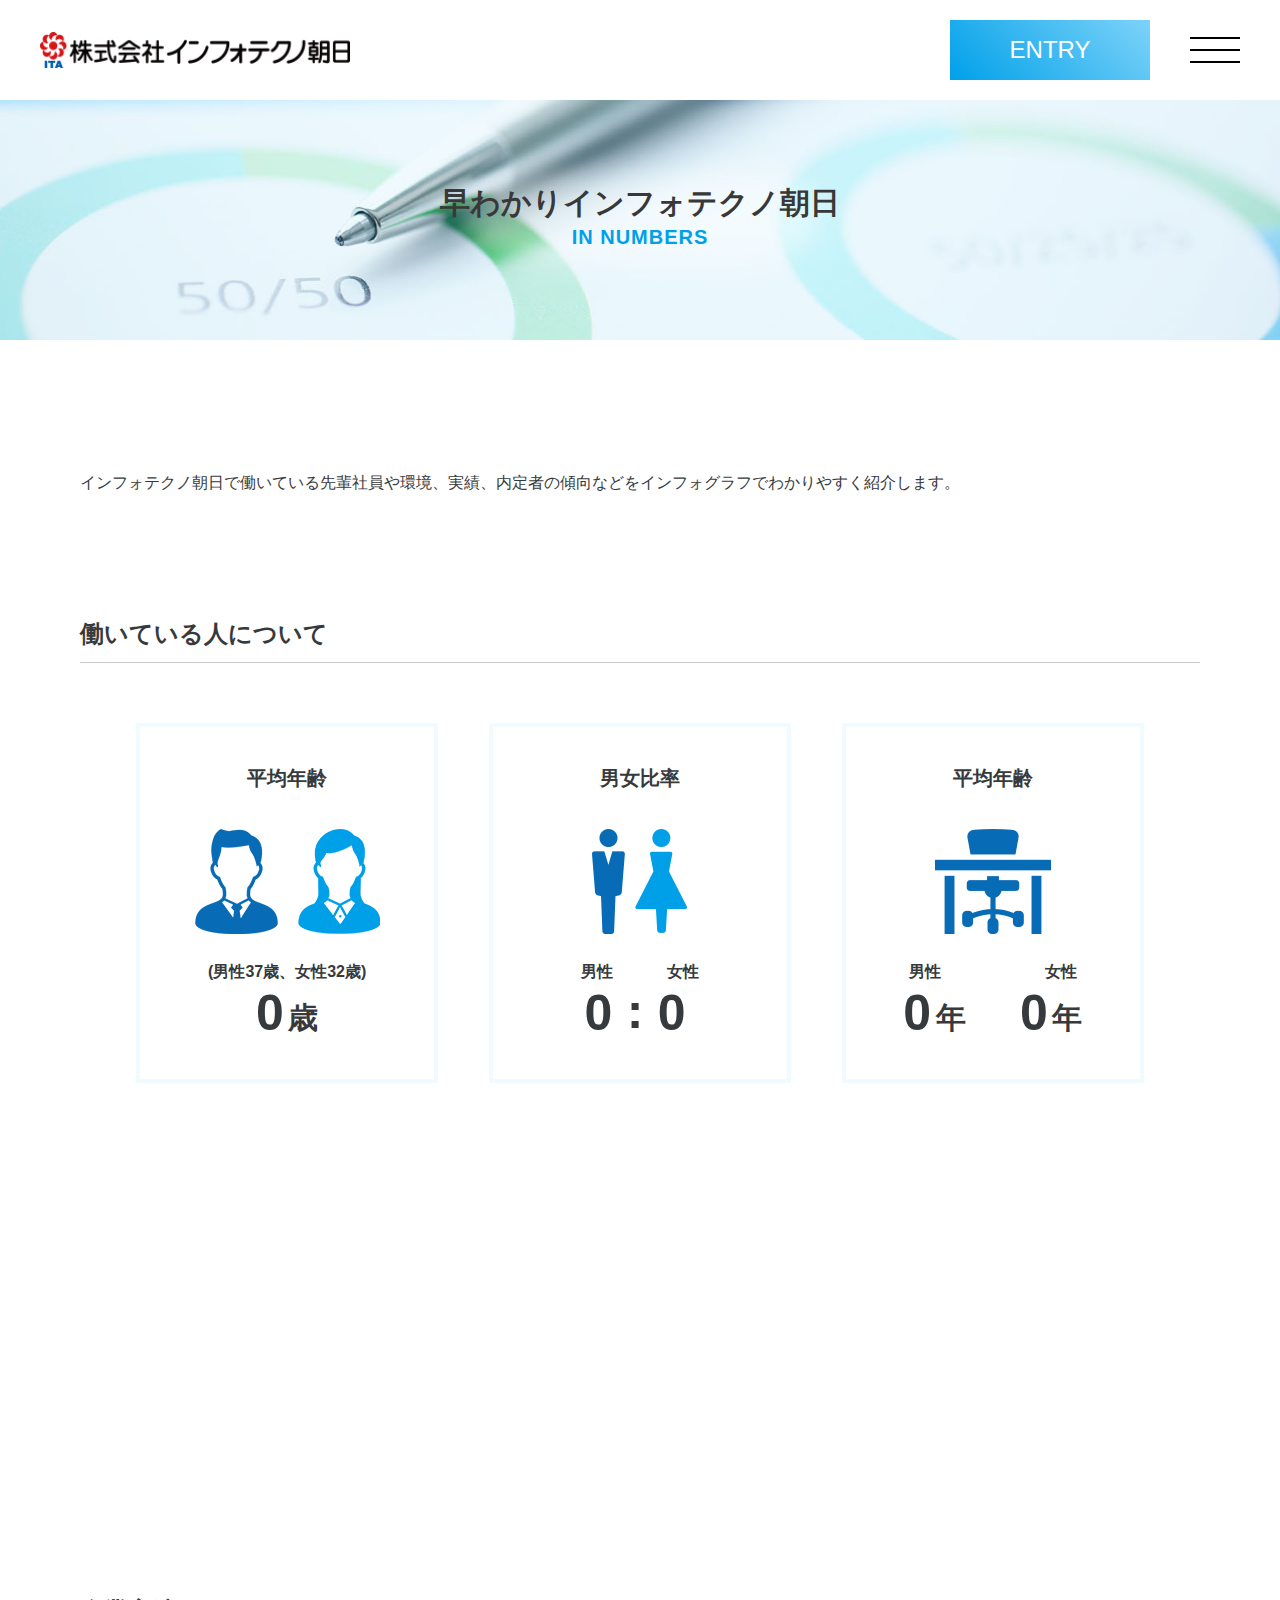
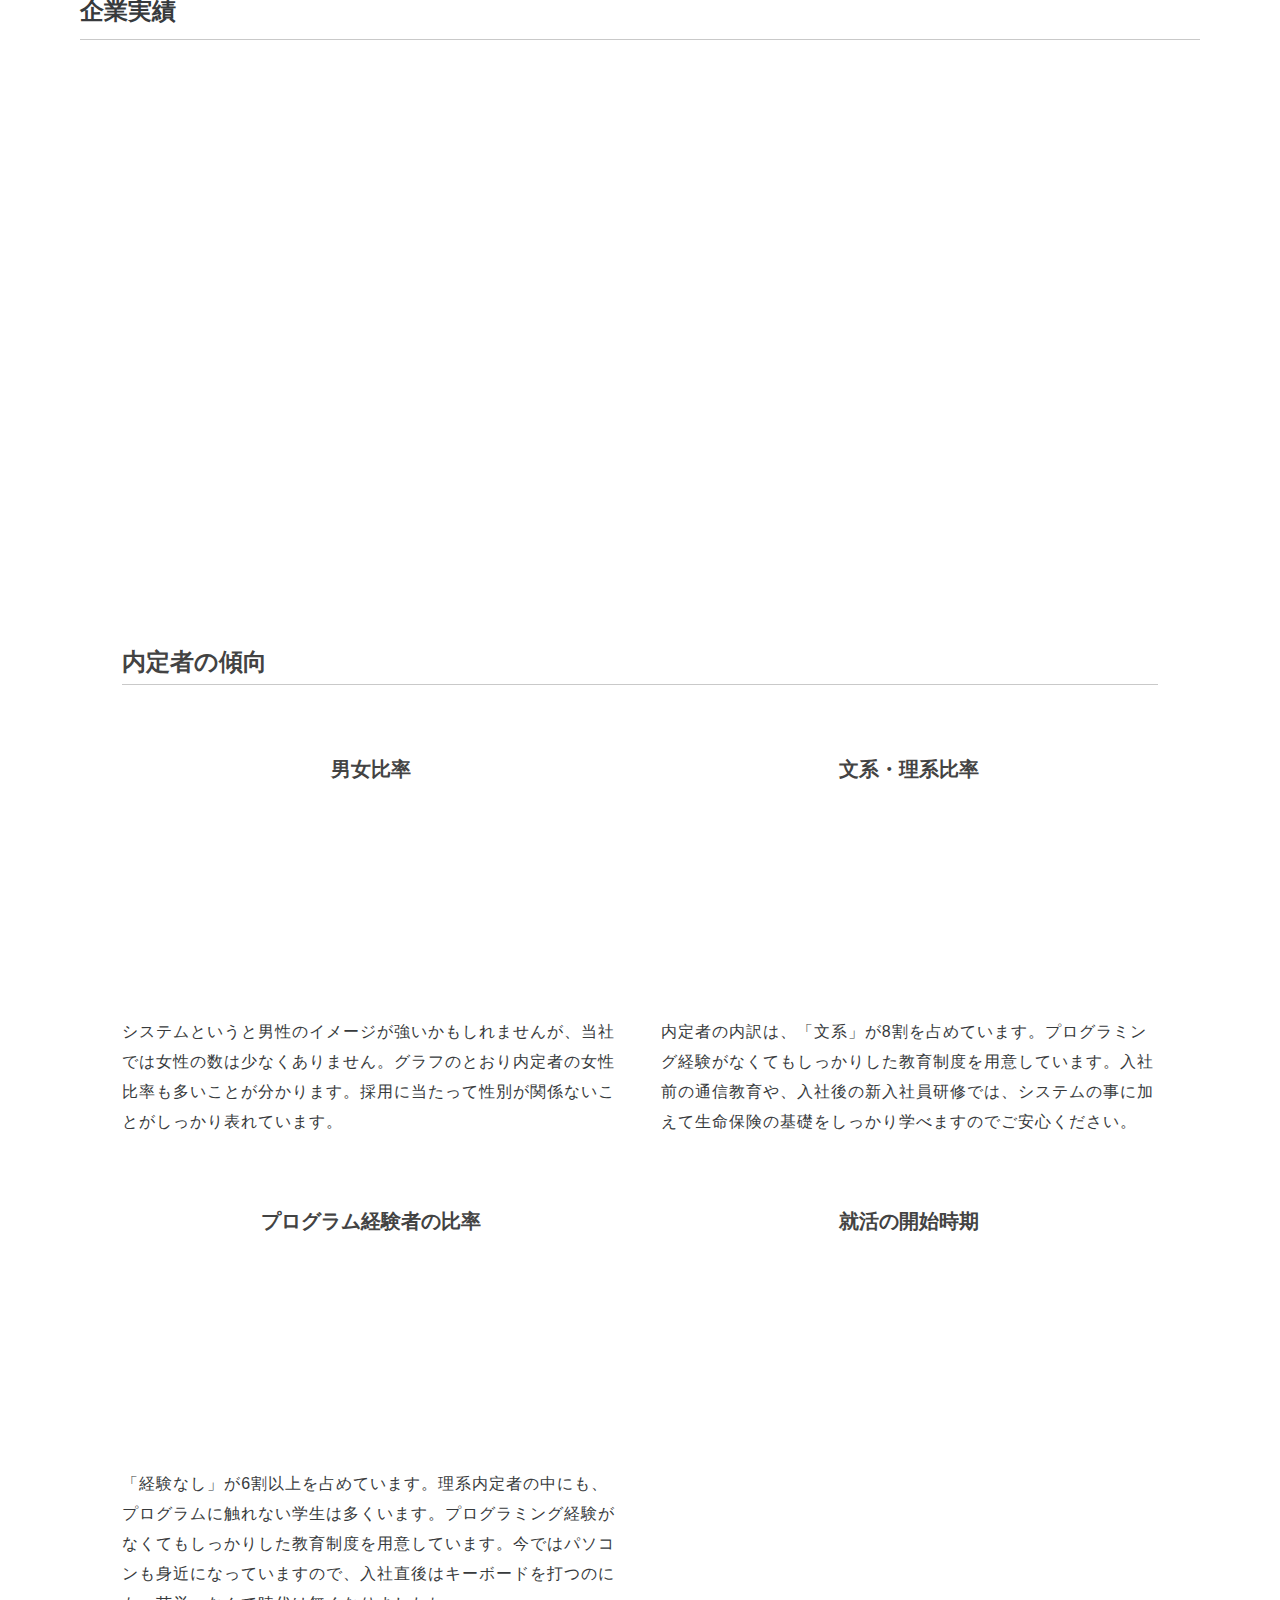
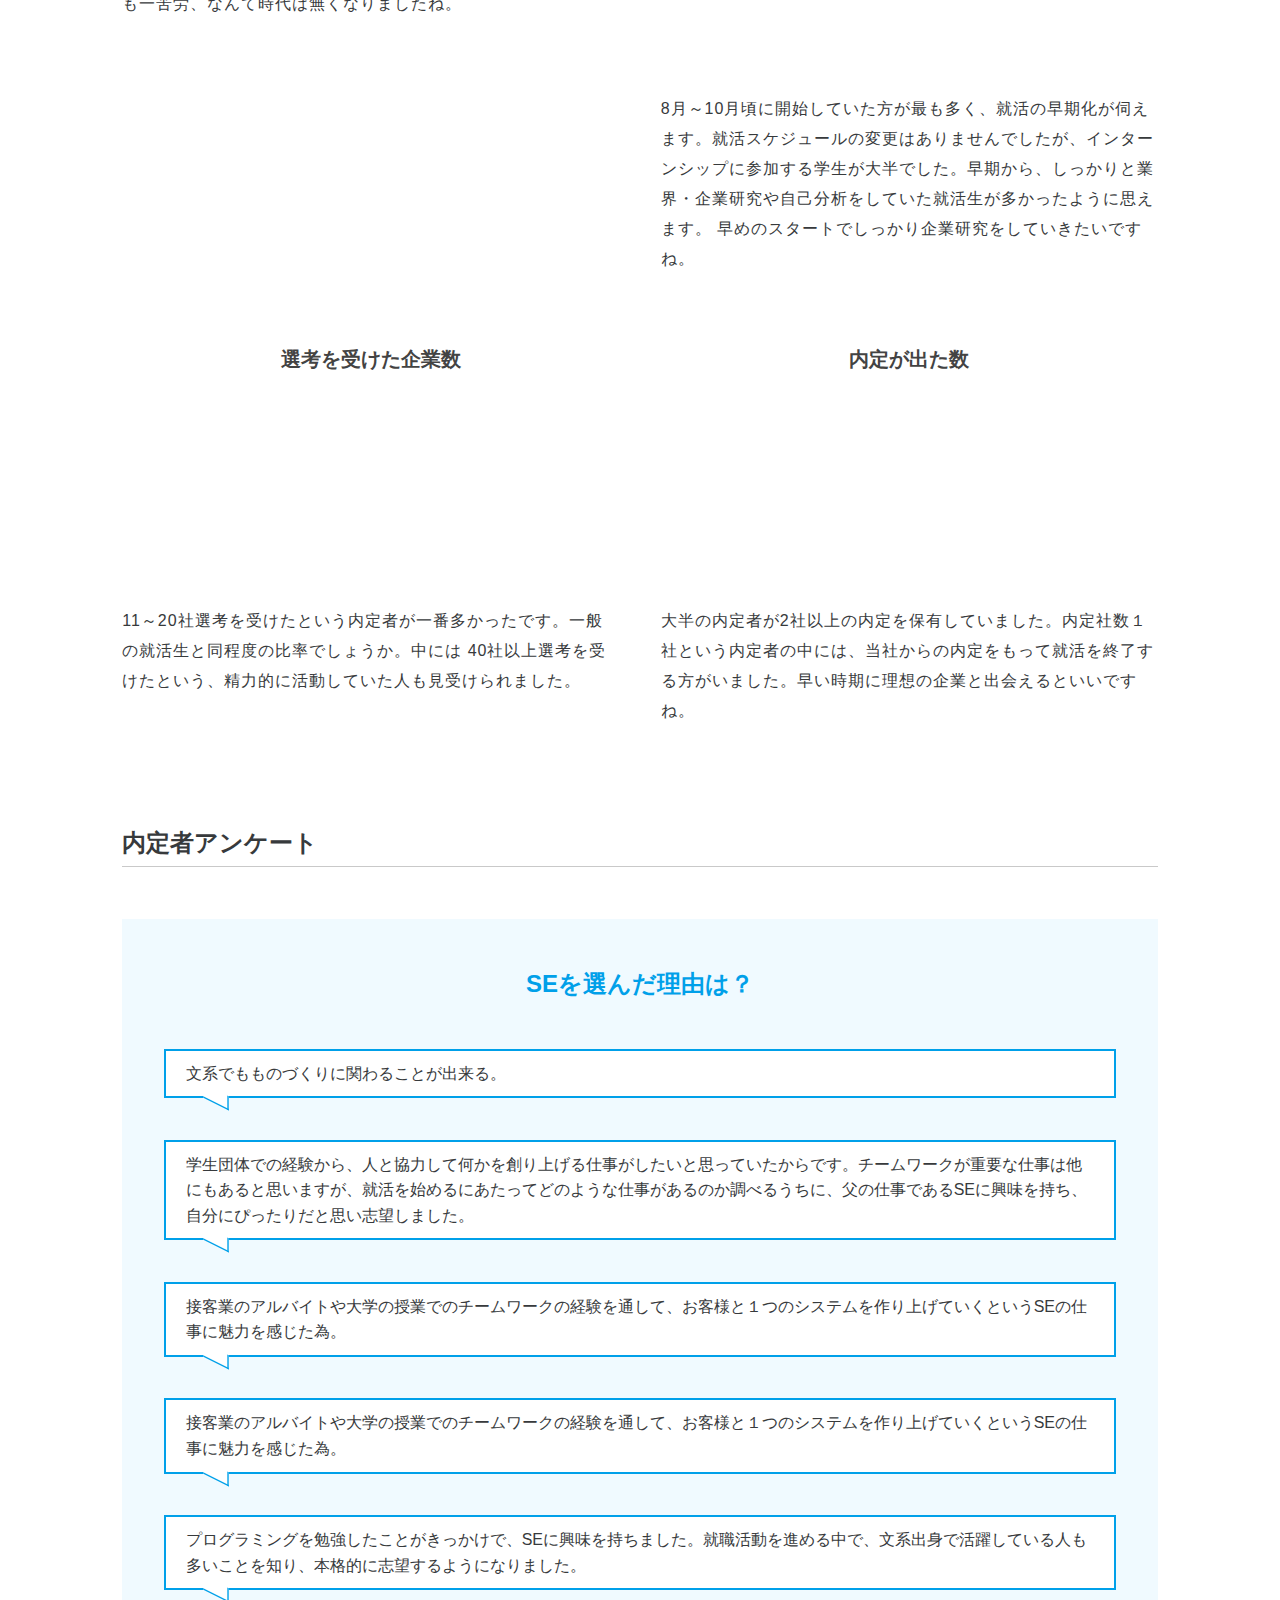
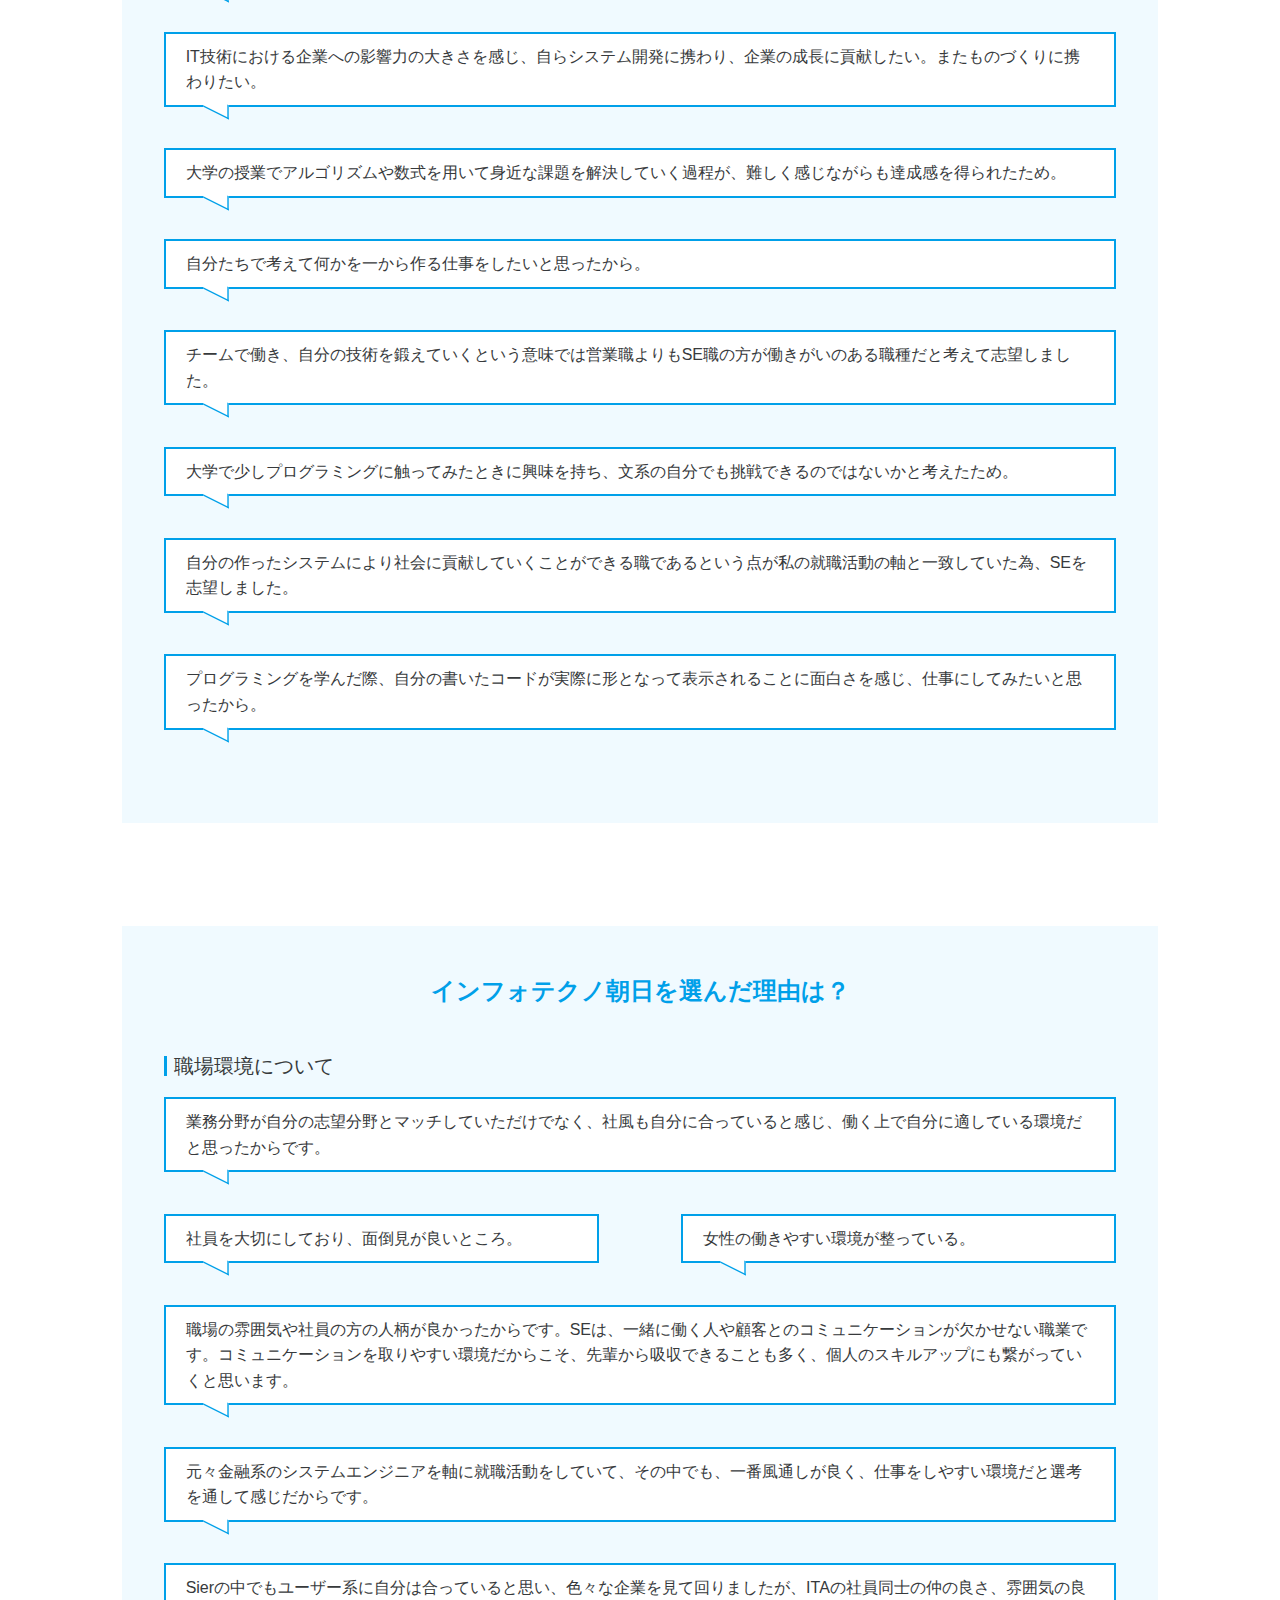
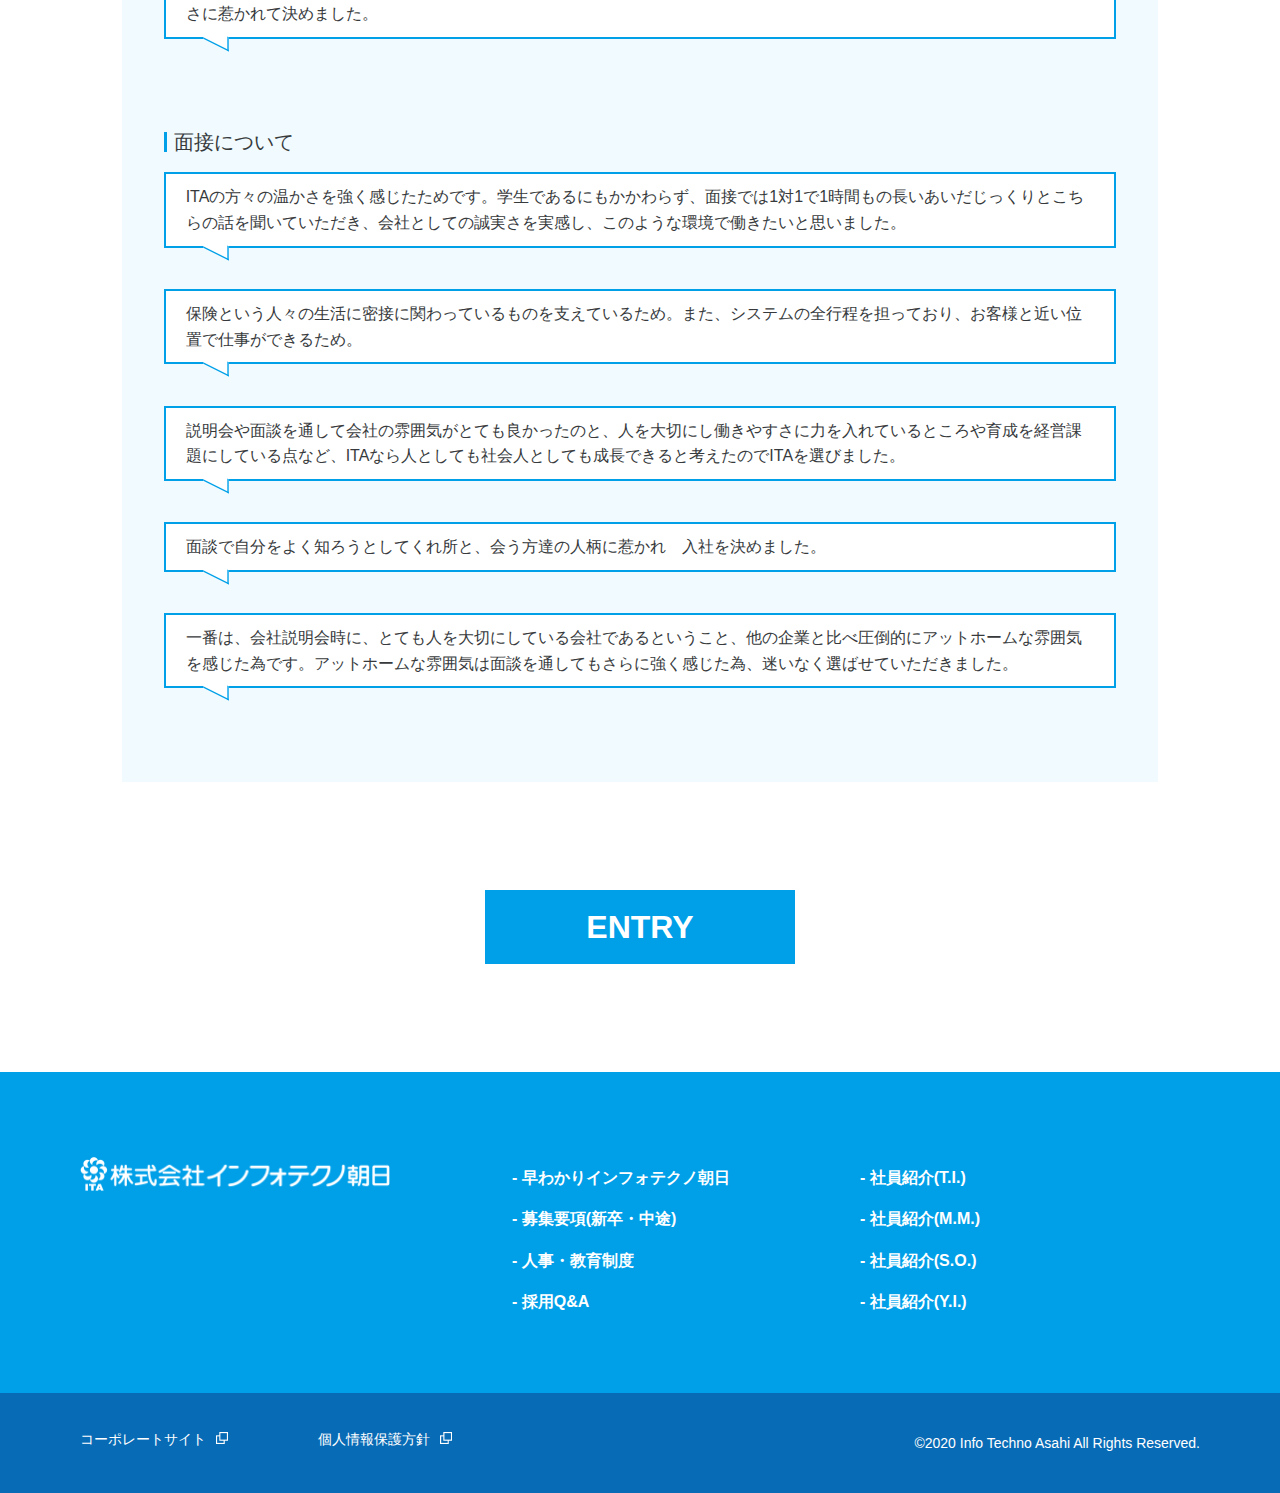
<file: in-numbers/index.html>
<!doctype html>
<html lang="ja">

<head>
	<meta charset="utf-8">
	<meta http-equiv="X-UA-Compatible" content="IE=edge">
	<meta name="format-detection" content="telephone=no, address=no, email=no">
	<meta name="viewport" content="width=device-width, minimum-scale=1.0, maximum-scale=10.0, user-scalable=yes">

	<meta property="og:type" content="website">
	<meta property="og:url" content="">
	<meta property="og:image" content="">
	<meta property="og:site_name" content="">
	<meta property="og:title" content="">
	<meta property="og:description" content="">

	<meta name="keywords" content="">
	<meta name="description" content="">
	<link rel="icon" type="image/png" href="../images/common/img_favicon.png">
	<link href="../assets/css/reset.min.css" rel="stylesheet">
	<link href="../assets/css/bootstrap.min.css" rel="stylesheet">
	<link href="../assets/css/bootstrap-adjust.min.css" rel="stylesheet">
	<link href="../assets/plugins/slick/slick.css" rel="stylesheet">
	<link href="../assets/plugins/slick/slick-theme.css" rel="stylesheet">
	<link href="../assets/plugins/smoothroll/smoothroll.css" rel="stylesheet">

	<link href="../css/common.css" rel="stylesheet">
	<link href="../css/common_low.css" rel="stylesheet">
	<!-- build:addcss -->
	<link rel="stylesheet" href="../assets/plugins/chart/Chart.min.css">
	<link rel="stylesheet" href="../css/odometer-theme-default.css">
    <link rel="stylesheet" href="../css/animate.css">
    <!-- <link rel="stylesheet" href="../css/header_footer.css"> -->
    <!-- <link rel="stylesheet" href="../css/in-number/css/index.css"> -->
    <link rel="stylesheet" href="../css/in-number.css">
    
    <!-- /build:addcss -->
    <title>早わかりインフォテクノ朝日 | 株式会社インフォテクノ朝日 | 採用サイト</title>
    <link href="https://fonts.googleapis.com/css2?family=Noto+Sans+JP:wght@400;500;700&display=swap" rel="stylesheet">
</head>

<body>
    <header class="header">
        <!-- build:header -->
        <h1 class="header__h1"><a href="../index.html"><img src="../images/common/ita_logo.png" alt="ロゴ"></a></h1>
        <div class="header__wrapper"> <a class="header__entry" href="#link">ENTRY</a>
            <div class="header__button"><span> </span><span> </span><span> </span></div>
        </div>
        <nav class="header__nav">
            <div class="header__menu">
                <h2 class="header__menu--h2"><img src="../images/common/ita_logo_footer.png" alt="ロゴ"></h2>
                <div class="header__menu--wrapUl">
                    <ul class="header__menu--ul">
                        <li> <a href="../in-numbers/index.html">- 早わかりインフォテクノ朝日</a></li>
                        <li> <a href="../employment/index.html">- 募集要項(新卒・中途)</a></li>
                        <li> <a href="../system/index.html">- 人事・教育制度</a></li>
                        <li> <a href="../faq/index.html">- 採用Q&A</a></li>
                    </ul>
                    <ul class="header__menu--ul">
                        <li> <a href="../interview/index.html">- 社員紹介(T.I.)</a></li>
                        <li> <a href="../interview/murai.html">- 社員紹介(M.M.)</a></li>
                        <li> <a href="../interview/ono.html">- 社員紹介(S.O.)</a></li>
                        <li> <a href="../interview/oshida.html">- 社員紹介(Y.I.)</a></li>
                    </ul>
                </div><a class="header__menu--entry" href="#link"></a>
            </div>
        </nav>
        <!-- /build:header -->
    </header>
    <main id="to-top">
        <!-- build:content -->
        <section class="topbanner__background">
            <figure><img src="../images/in-number/img_banner.jpg">
                <div class="topbanner__background--inner">
                    <h2>
                        早わかりインフォテクノ朝日
                        <span>IN NUMBERS</span>
                    </h2>
                </div>
            </figure>
        </section>
        <section class="sub-title">
            <div class="container">
                <p>インフォテクノ朝日で働いている先輩社員や環境、実績、内定者の傾向などをインフォグラフでわかりやすく紹介します。</p>
            </div>
        </section>
        <section class="about-working">
            <div class="container">
                <h2>働いている人について</h2>
                <hr class="hr--custom" />
                <div class="about__container box">
                    <div class="box__item shape06 wow animated bounceInLeft">
                        <h3>平均年齢</h3>
                        <img src="../images/in-number/icon_shape6.png" alt="in number icon">
                        <p>(男性37歳、女性32歳)</p>
                        <span class="text--big odometer odometer1" data-value="35">0</span>
                        <span class="text--normal">歳</span>
                    </div>
                    <div class="box__item shape05 wow animated bounceInRight">
                        <h3>男女比率</h3>
                        <img src="../images/in-number/icon_shape5.png" alt="in number icon">
                        <p>男性 女性</p>
                        <span class="text--big odometer odometer1" data-value="6">0</span>
                        <span class="text--big">:</span>
                        <span class="text--big odometer odometer1" data-value="4">0</span>
                    </div>
                    <div class="box__item shape04 wow animated bounceInLeft">
                        <h3>平均年齢</h3>
                        <img src="../images/in-number/icon_shape4.png" alt="in number icon">
                        <p>男性 女性</p>
                        <span class="text--big odometer odometer1" data-value="13">0</span>
                        <span class="text--normal">年</span>
                        <span class="text--big odometer odometer1" data-value="9">0</span>
                        <span class="text--normal">年</span>
                    </div>
                    <div class="box__item shape03 wow animated bounceInRight">
                        <h3>平均有給休暇取得率</h3>
                        <img src="../images/in-number/icon_shape3.png" alt="in number icon">
                        <p>hidden</p>
                        <span class="text--big odometer odometer1" data-value="70.4">0</span>
                        <span class="text--normal">%</span>
                    </div>
                    <div class="box__item shape02 wow animated bounceInLeft">
                        <h3>男女比率</h3>
                        <img src="../images/in-number/icon_shape2.png" alt="in number icon">
                        <p>hidden</p>
                        <span class="text--big odometer odometer1" data-value="14.8">0</span>
                        <span class="text--normal">時間</span>
                    </div>
                    <div class="box__item shape01 wow animated bounceInRight">
                        <h3>社員定着率</h3>
                        <img src="../images/in-number/icon_shape1.png" alt="in number icon">
                        <p>入社3年以内</p>
                        <span class="text--normal">定着率</span>
                        <span class="text--big odometer odometer1" data-value="74.3">0</span>
                        <span class="text--normal">%
                        </span>
                    </div>
                </div>
            </div>
        </section>
        <section class="performance">
            <div class="container">
                <h2>企業実績</h2>
                <hr class="hr--custom" />
                <div class="performance__container box">
                    <div class="box__item wow animated bounceInLeft">
                        <div class="per__img">
                            <img src="../images/in-number/icon_per_shape1.png" alt="in number shape">
                        </div>
                        <div class="per__description">
                            <h3>従業員数</h3>
                            <span class="text--big odometer odometer1" data-value="489">0</span>
                            <span class="text--normal">名</span>
                            <p>( 2019年4月1日現在)</p>
                        </div>
                    </div>
                    <div class="box__item wow animated bounceInRight">
                        <div class="per__img">
                            <img src="../images/in-number/icon_per_shape2.png" alt="in number shape">
                        </div>
                        <div class="per__description">
                            <h3>売上金額</h3>
                            <span class="text--big odometer odometer1" data-value="70">0</span>
                            <span class="text--normal">億</span>
                            <span class="text--big odometer odometer1" data-value="3881">0</span>
                            <span class="text--normal">万円</span>
                            <p>( 2019年3月期)</p>
                        </div>
                    </div>
                    <div class="box__item wow animated bounceInLeft">
                        <div class="per__img">
                            <img src="../images/in-number/icon_per_shape3.png" alt="in number shape">
                        </div>
                        <div class="per__description">
                            <h3>資本金</h3>
                            <span class="text--big odometer odometer1" data-value="5000">0</span>
                            <span class="text--normal">万円</span>
                        </div>
                    </div>
                    <div class="box__item wow animated bounceInRight">
                        <div class="per__img">
                            <img src="../images/in-number/icon_per_shape4.png" alt="in number shape">
                        </div>
                        <div class="per__description">
                            <h3>設立</h3>
                            <span class="text--big odometer odometer1" data-value="1983">0</span>
                            <span class="text--normal">年</span>
                            <span class="text--big odometer odometer1" data-value="4">0</span>
                            <span class="text--normal">月</span>
                            <span class="text--big odometer odometer1" data-value="1">0</span>
                            <span class="text--normal">日</span>
                        </div>
                    </div>
                </div>
            </div>
        </section>
	<!-- /build:addcss -->
		<div class="container__all__chart">
			<div class="trend">
				<div class="title">内定者の傾向</div>
				<div class="trend__chart__content">
					<div class="trend__chart">
						<span>男女比率</span>
						<div class="panel panel-default">
							<div class="panel-body gender">
								<div class="numLeft">
									<span class="numtit">
										女性
									</span>
									<p class="num odometer odometer1" data-value="15">
										0
									</p>
								</div>
								<div class="numRight">
									<span class="numtit">
										女性
									</span>
									<p class="num odometer odometer1" data-value="15">
										0
									</p>
								</div>
								<canvas class="indexChart not-active" id="gender-chart" data-n1="55"></canvas>
							</div>
						</div>
						<p class="content">
							システムというと男性のイメージが強いかもしれませんが、当社では女性の数は少なくありません。グラフのとおり内定者の女性比率も多いことが分かります。採用に当たって性別が関係ないことがしっかり表れています。
						</p>
					</div>
					<div class="trend__chart">
						<span>文系・理系比率</span>
						<div class="panel panel-default">
							<div class="panel-body science">
								<div class="numLeft">
									<span class="numtit">
										女性
									</span>
									<p class="num odometer odometer1" data-value="15">
										0
									</p>
								</div>
								<div class="numRight">
									<span class="numtit">
										女性
									</span>
									<p class="num odometer odometer1" data-value="15">
										0
									</p>
								</div>
								<canvas class="indexChart not-active" id="science-chart" data-n1="73"></canvas>
							</div>
						</div>
						<p class="content">
							内定者の内訳は、「文系」が8割を占めています。プログラミング経験がなくてもしっかりした教育制度を用意しています。入社前の通信教育や、入社後の新入社員研修では、システムの事に加えて生命保険の基礎をしっかり学べますのでご安心ください。
						</p>
					</div>
					<div class="trend__chart">
						<span>プログラム経験者の比率</span>
						<div class="panel panel-default">
							<div class="panel-body exp">
								<div class="numLeft">
									<span class="numtit">
										女性
									</span>
									<p class="num odometer odometer1" data-value="15">
										0
									</p>
								</div>
								<div class="numRight">
									<span class="numtit">
										女性
									</span>
									<p class="num odometer odometer1" data-value="15">
										0
									</p>
								</div>
								<canvas class="indexChart not-active" id="exp-chart" data-n1="40"></canvas>
							</div>
						</div>
						<p class="content">
							「経験なし」が6割以上を占めています。理系内定者の中にも、プログラムに触れない学生は多くいます。プログラミング経験がなくてもしっかりした教育制度を用意しています。今ではパソコンも身近になっていますので、入社直後はキーボードを打つのにも一苦労、なんて時代は無くなりましたね。
						</p>
					</div>
					<div class="trend__chart">
						<span>就活の開始時期</span>
						<div class="panel panel-default hunChart ">
							<div class="panel-body">
								<canvas class="indexChart not-active" id="hun-chart" width="400" height="400" data-func="char_02"></canvas>
							</div>
						</div>
						<p class="content">
							8月～10月頃に開始していた方が最も多く、就活の早期化が伺えます。就活スケジュールの変更はありませんでしたが、インターンシップに参加する学生が大半でした。早期から、しっかりと業界・企業研究や自己分析をしていた就活生が多かったように思えます。
							早めのスタートでしっかり企業研究をしていきたいですね。
						</p>
					</div>
					<div class="trend__chart">
						<span>選考を受けた企業数</span>
						<div class="panel panel-default">
							<div class="panel-body">
								<canvas class="indexChart not-active" id="numcomp-chart" data-func="char_03"></canvas>
							</div>
						</div>
						<p class="content">
							11～20社選考を受けたという内定者が一番多かったです。一般の就活生と同程度の比率でしょうか。中には 40社以上選考を受けたという、精力的に活動していた人も見受けられました。
						</p>
					</div>
					<div class="trend__chart">
						<span>内定が出た数</span>
						<div class="panel panel-default officalChart">
							<div class="panel-body">
								<canvas class="indexChart not-active" id="offical-chart" data-func="char_04"></canvas>
							</div>
						</div>
						<p class="content">
							大半の内定者が2社以上の内定を保有していました。内定社数１社という内定者の中には、当社からの内定をもって就活を終了する方がいました。早い時期に理想の企業と出会えるといいですね。
						</p>
					</div>
				</div>
			</div>
			<div class="no__offical">
				<h2 class="main__title">
					内定者アンケート
				</h2>
				<div class="no__offical__main__content">
					<div class="no__offical__content">
						<h2 class="content__title">SEを選んだ理由は？</h2>
						<div class="div__flex__nooff">
							<div class="no__off__content">
								<p class="content">
									文系でもものづくりに関わることが出来る。
								</p>
							</div>
							<div class="no__off__content">
								<p class="content">
									学生団体での経験から、人と協力して何かを創り上げる仕事がしたいと思っていたからです。チームワークが重要な仕事は他にもあると思いますが、就活を始めるにあたってどのような仕事があるのか調べるうちに、父の仕事であるSEに興味を持ち、自分にぴったりだと思い志望しました。
								</p>
							</div>
							<div class="no__off__content">
								<p class="content">
									接客業のアルバイトや大学の授業でのチームワークの経験を通して、お客様と１つのシステムを作り上げていくというSEの仕事に魅力を感じた為。
								</p>
							</div>
							<div class="no__off__content">
								<p class="content">
									接客業のアルバイトや大学の授業でのチームワークの経験を通して、お客様と１つのシステムを作り上げていくというSEの仕事に魅力を感じた為。
								</p>
							</div>
							<div class="no__off__content">
								<p class="content">
									プログラミングを勉強したことがきっかけで、SEに興味を持ちました。就職活動を進める中で、文系出身で活躍している人も多いことを知り、本格的に志望するようになりました。
								</p>
							</div>
							<div class="no__off__content">
								<p class="content">
									IT技術における企業への影響力の大きさを感じ、自らシステム開発に携わり、企業の成長に貢献したい。またものづくりに携わりたい。
								</p>
							</div>
							<div class="no__off__content">
								<p class="content">
									大学の授業でアルゴリズムや数式を用いて身近な課題を解決していく過程が、難しく感じながらも達成感を得られたため。
								</p>
							</div>
							<div class="no__off__content">
								<p class="content">
									自分たちで考えて何かを一から作る仕事をしたいと思ったから。
								</p>
							</div>
							<div class="no__off__content">
								<p class="content">
									チームで働き、自分の技術を鍛えていくという意味では営業職よりもSE職の方が働きがいのある職種だと考えて志望しました。
								</p>
							</div>
							<div class="no__off__content">
								<p class="content">
									大学で少しプログラミングに触ってみたときに興味を持ち、文系の自分でも挑戦できるのではないかと考えたため。
								</p>
							</div>
							<div class="no__off__content">
								<p class="content">
									自分の作ったシステムにより社会に貢献していくことができる職であるという点が私の就職活動の軸と一致していた為、SEを志望しました。
								</p>
							</div>
							<div class="no__off__content">
								<p class="content">
									プログラミングを学んだ際、自分の書いたコードが実際に形となって表示されることに面白さを感じ、仕事にしてみたいと思ったから。
								</p>
							</div>
						</div>
					</div>
				</div>
			</div>
			<div class="no__offical choosing">
				<div class="no__offical__main__content choosing__main">
					<div class="no__offical__content choosing__content">
						<h2 class="content__title">インフォテクノ朝日を選んだ理由は？</h2>
						<div class="div__note">
							<span class="note">職場環境について</span>
						</div>
						<div class="div__flex__nooff">
							<div class="no__off__content">
								<p class="content">
									業務分野が自分の志望分野とマッチしていただけでなく、社風も自分に合っていると感じ、働く上で自分に適している環境だと思ったからです。
								</p>
							</div>
							<div class="no__off__content no__50">
								<p class="content">
									社員を大切にしており、面倒見が良いところ。
								</p>
							</div>
							<div class="no__off__content no__50">
								<p class="content">
									女性の働きやすい環境が整っている。
								</p>
							</div>
							<div class="no__off__content">
								<p class="content">
									職場の雰囲気や社員の方の人柄が良かったからです。SEは、一緒に働く人や顧客とのコミュニケーションが欠かせない職業です。コミュニケーションを取りやすい環境だからこそ、先輩から吸収できることも多く、個人のスキルアップにも繋がっていくと思います。
								</p>
							</div>
							<div class="no__off__content">
								<p class="content">
									元々金融系のシステムエンジニアを軸に就職活動をしていて、その中でも、一番風通しが良く、仕事をしやすい環境だと選考を通して感じだからです。
								</p>
							</div>
							<div class="no__off__content">
								<p class="content">
									Sierの中でもユーザー系に自分は合っていると思い、色々な企業を見て回りましたが、ITAの社員同士の仲の良さ、雰囲気の良さに惹かれて決めました。
								</p>
							</div>
						</div>
					</div>
					<div class="div__note">
						<span class="note">面接について</span>
					</div>
					<div class="no__offical__content choosing__content2">
						<div class="div__flex__nooff">
							<div class="no__off__content">
								<p class="content">
									ITAの方々の温かさを強く感じたためです。学生であるにもかかわらず、面接では1対1で1時間もの長いあいだじっくりとこちらの話を聞いていただき、会社としての誠実さを実感し、このような環境で働きたいと思いました。
								</p>
							</div>
							<div class="no__off__content">
								<p class="content">
									保険という人々の生活に密接に関わっているものを支えているため。また、システムの全行程を担っており、お客様と近い位置で仕事ができるため。
								</p>
							</div>
							<div class="no__off__content">
								<p class="content">
									説明会や面談を通して会社の雰囲気がとても良かったのと、人を大切にし働きやすさに力を入れているところや育成を経営課題にしている点など、ITAなら人としても社会人としても成長できると考えたのでITAを選びました。
								</p>
							</div>
							<div class="no__off__content">
								<p class="content">
									面談で自分をよく知ろうとしてくれ所と、会う方達の人柄に惹かれ　入社を決めました。
								</p>
							</div>
							<div class="no__off__content">
								<p class="content">
									一番は、会社説明会時に、とても人を大切にしている会社であるということ、他の企業と比べ圧倒的にアットホームな雰囲気を感じた為です。アットホームな雰囲気は面談を通してもさらに強く感じた為、迷いなく選ばせていただきました。
								</p>
							</div>
						</div>
					</div>
				</div>
			</div>
		</div>
		<div class="entry__in__numbers">
			<div class="entry__button">
				<a href="#link">
					ENTRY
				</a>
			</div>
		</div>
		<!-- /build:content -->
	</main>
	<footer class="footer">
		<!-- build:footer -->
		<section class="footer__wrapper">
			<div class="footer__inner">
				<h2 class="footer__wrapper--h2"><img src="../images/common/ita_logo_footer.png" alt="ロゴ"></h2>
				<div class="footer__wrapper--wrapUl">
					<ul class="footer__wrapper--ul">
						<li> <a href="../in-numbers/index.html">- 早わかりインフォテクノ朝日</a></li>
						<li> <a href="../employment/index.html">- 募集要項(新卒・中途)</a></li>
						<li> <a href="../system/index.html">- 人事・教育制度</a></li>
						<li> <a href="../faq/index.html">- 採用Q&A</a></li>
					</ul>
					<ul class="footer__wrapper--ul">
						<li> <a href="../interview/index.html">- 社員紹介(T.I.)</a></li>
						<li> <a href="../interview/murai.html">- 社員紹介(M.M.)</a></li>
						<li> <a href="../interview/ono.html">- 社員紹介(S.O.)</a></li>
						<li> <a href="../interview/oshida.html">- 社員紹介(Y.I.)</a></li>
					</ul>
				</div>
			</div>
		</section>
		<section class="footer__copyright">
			<div class="footer__copyright--wrap">
				<div class="footer__copyright--div"> <a href="#link"><span>コーポレートサイト</span></a><a
						href="#link"><span>個人情報保護方針</span></a></div>
				<p class="footer__copyright--p">©2020 Info Techno Asahi All Rights Reserved.</p>
			</div>
		</section>
		<!-- /build:footer -->
	</footer>
	<a href="#to-top" id="backTop" class="animated bounceInUp"><i class="fa fa-angle-up" aria-hidden="true"></i></a>
	<script src="../assets/js/jquery-2.2.4.min.js"></script>
	<script src="../assets/js/fontawesome.min.js"></script>
	<script src="../assets/plugins/slick/slick.min.js"></script>
	<script src="../assets/plugins/smoothroll/smoothroll.js"></script>

	<script src="../js/wow.min.js"></script>

	<!-- build:addJs -->
	<script src="../assets/plugins/chart/Chart.min.js"></script>
	<script src="../js/odometer.js"></script>
	<script src="../js/general.js"></script>
	<script src="../js/in-number.js"></script>
	<!-- /build:addJS -->
</body>

</html>
</file>
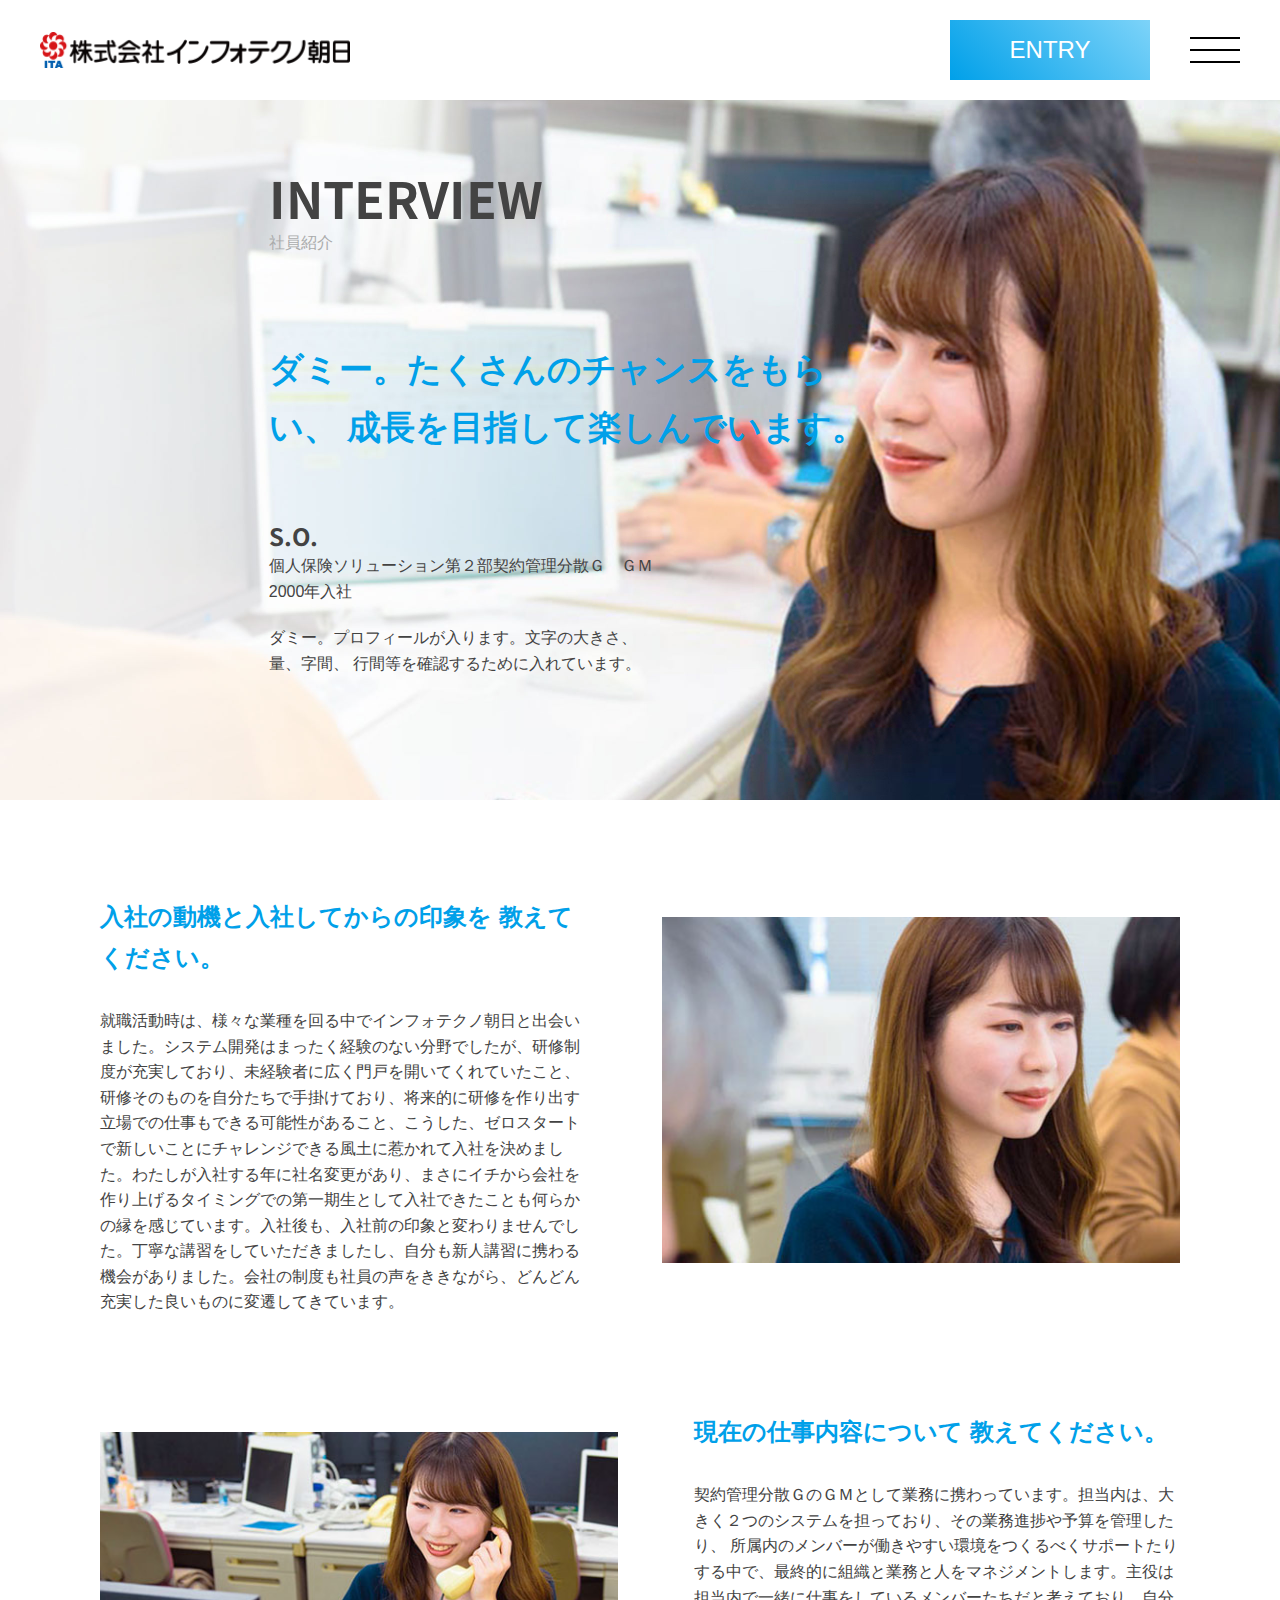
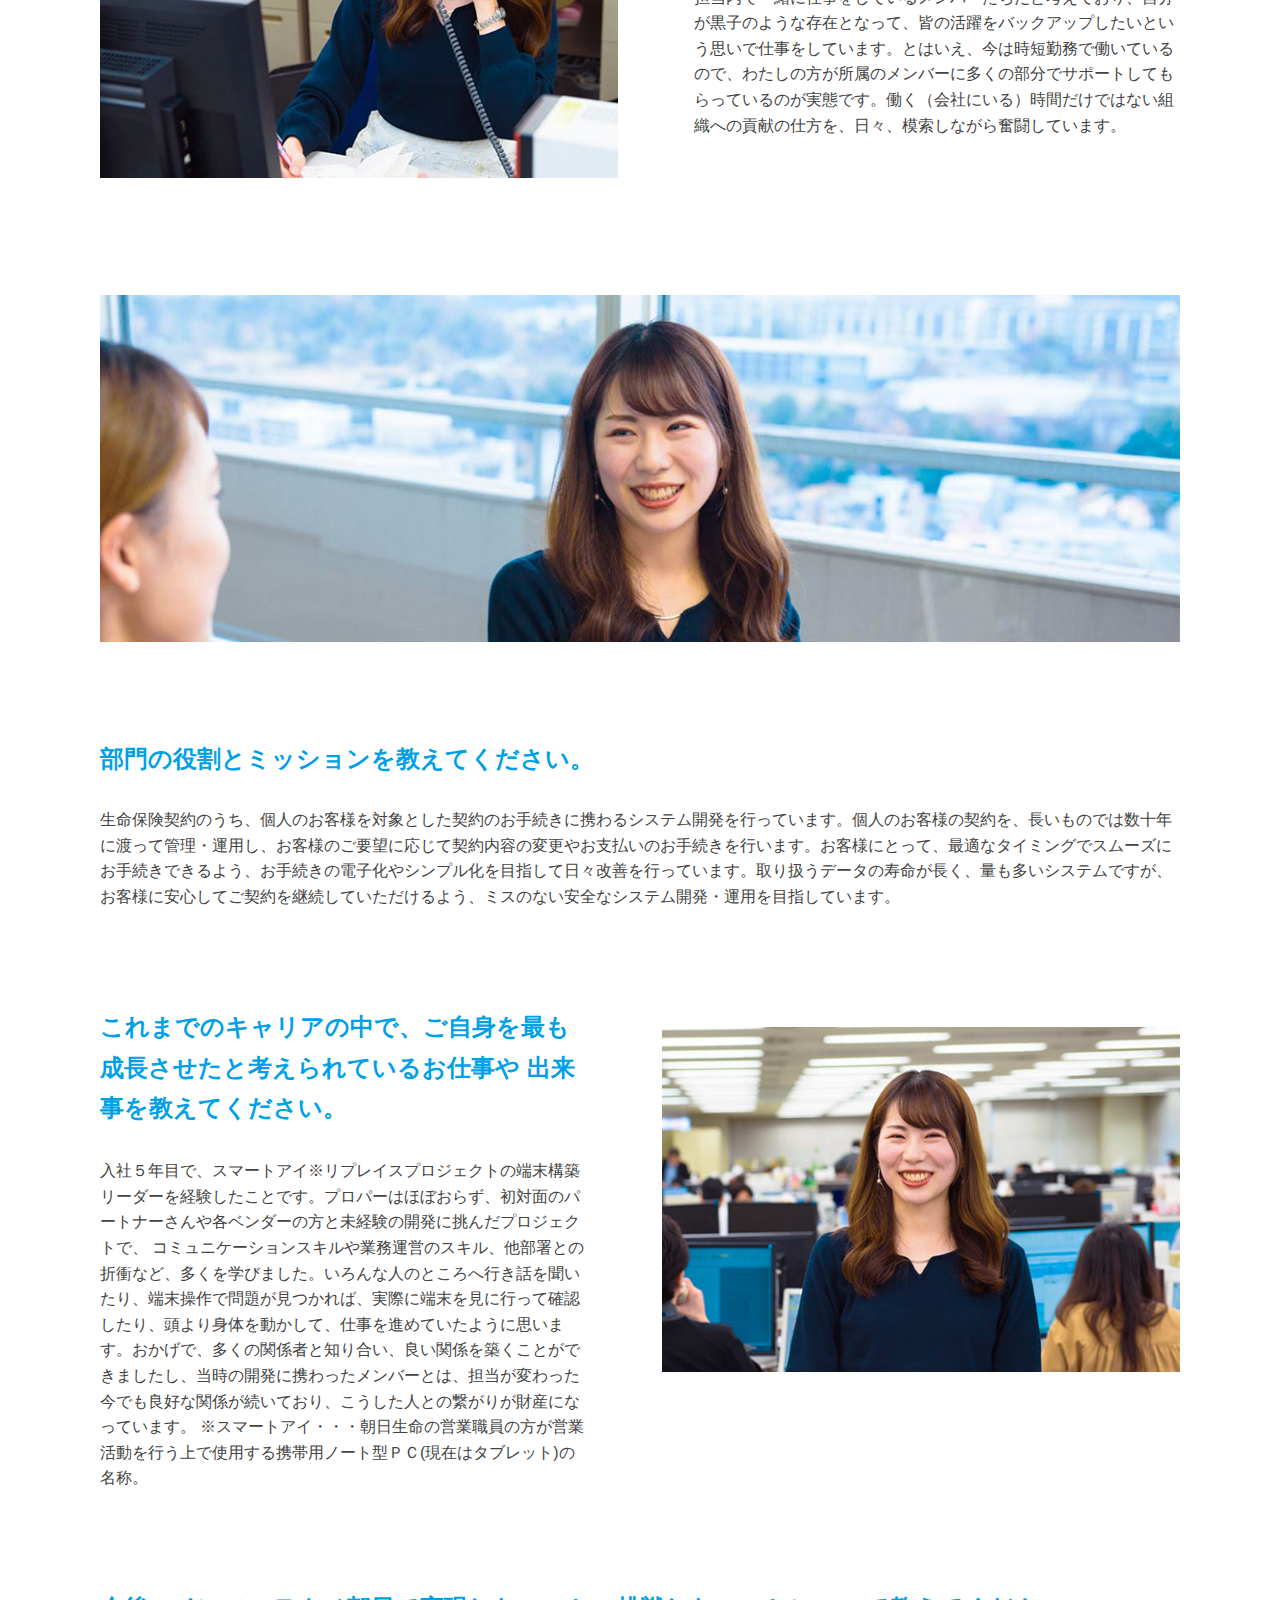
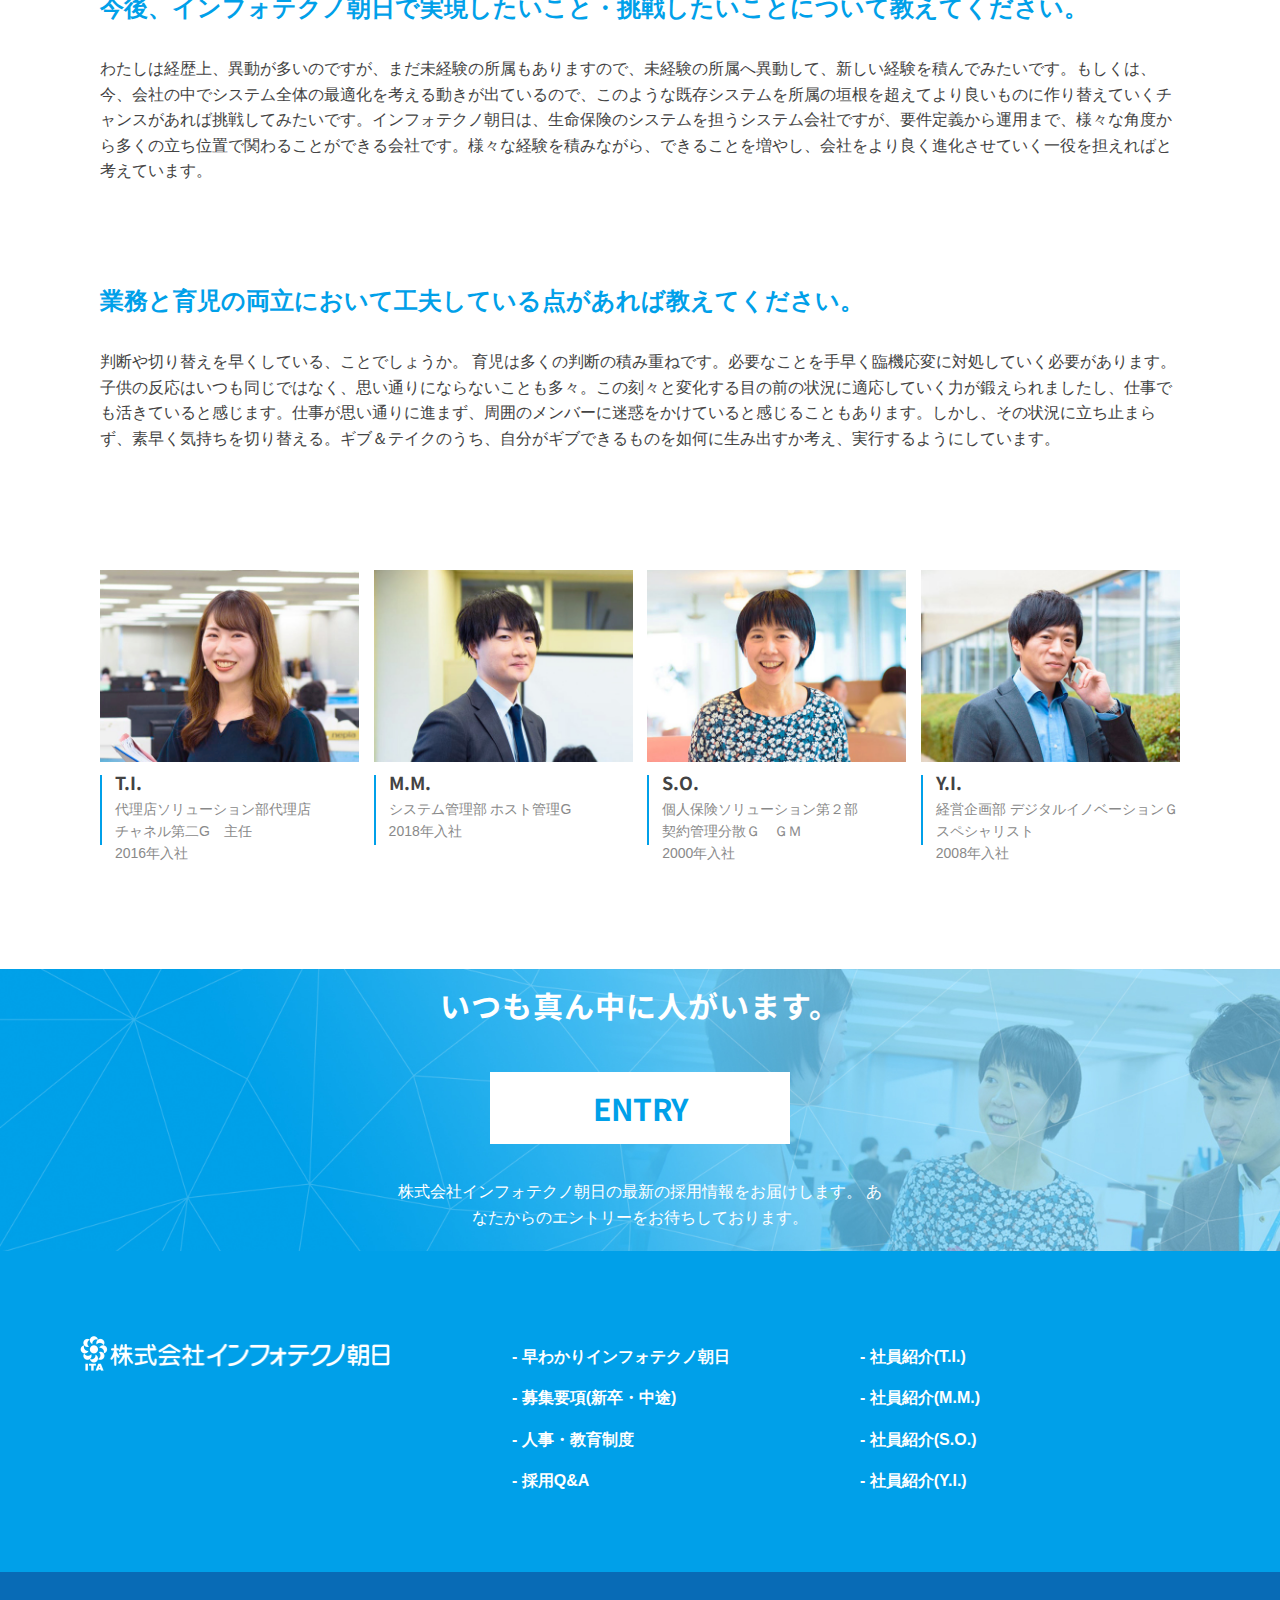
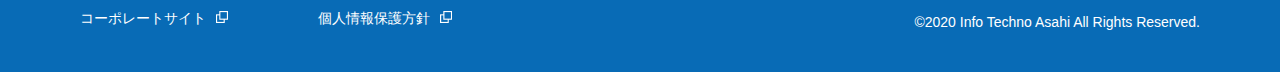
<file: interview/index.html>
<!doctype html>
<html lang="ja">

<head>
	<meta charset="utf-8">
	<meta http-equiv="X-UA-Compatible" content="IE=edge">
	<meta name="format-detection" content="telephone=no, address=no, email=no">
	<meta name="viewport" content="width=device-width, minimum-scale=1.0, maximum-scale=10.0, user-scalable=yes">

	<meta property="og:type" content="website">
	<meta property="og:url" content="">
	<meta property="og:image" content="">
	<meta property="og:site_name" content="">
	<meta property="og:title" content="">
	<meta property="og:description" content="">

	<meta name="keywords" content="">
	<meta name="description" content="">
	<link rel="icon" type="image/png" href="../images/common/img_favicon.png">
	<link href="../assets/css/reset.min.css" rel="stylesheet">
	<link href="../assets/css/bootstrap.min.css" rel="stylesheet">
	<link href="../assets/css/bootstrap-adjust.min.css" rel="stylesheet">
	<link href="../assets/plugins/slick/slick.css" rel="stylesheet">
	<link href="../assets/plugins/slick/slick-theme.css" rel="stylesheet">
	<link href="../assets/plugins/smoothroll/smoothroll.css" rel="stylesheet">
	<link href="../css/animate.css" rel="stylesheet">
	<link href="../css/common.css" rel="stylesheet">
	<!-- build:addcss -->
	<!-- <link rel="stylesheet" href="../css/header_footer.css"> -->
	<link rel="stylesheet" href="../css/interview.css">
	<!-- /build:addcss -->
	<title>S.O. | 株式会社インフォテクノ朝日 | 採用サイト</title>
	<link href="https://fonts.googleapis.com/css2?family=Noto+Sans+JP:wght@400;500;700&display=swap" rel="stylesheet">

</head>

<body>
	<header class="header">
        <!-- build:header -->
        <h1 class="header__h1"><a href="../index.html"><img src="../images/common/ita_logo.png" alt="ロゴ"></a></h1>
        <div class="header__wrapper"> <a class="header__entry" href="#link">ENTRY</a>
            <div class="header__button"><span> </span><span> </span><span> </span></div>
        </div>
        <nav class="header__nav">
            <div class="header__menu">
                <h2 class="header__menu--h2"><img src="../images/common/ita_logo_footer.png" alt="ロゴ"></h2>
                <div class="header__menu--wrapUl">
                    <ul class="header__menu--ul">
                        <li> <a href="../in-numbers/index.html">- 早わかりインフォテクノ朝日</a></li>
                        <li> <a href="../employment/index.html">- 募集要項(新卒・中途)</a></li>
                        <li> <a href="../system/index.html">- 人事・教育制度</a></li>
                        <li> <a href="../faq/index.html">- 採用Q&A</a></li>
                    </ul>
                    <ul class="header__menu--ul">
                        <li> <a href="../interview/index.html">- 社員紹介(T.I.)</a></li>
                        <li> <a href="../interview/murai.html">- 社員紹介(M.M.)</a></li>
                        <li> <a href="../interview/ono.html">- 社員紹介(S.O.)</a></li>
                        <li> <a href="../interview/oshida.html">- 社員紹介(Y.I.)</a></li>
                    </ul>
                </div><a class="header__menu--entry" href="#link"></a>
            </div>
        </nav>
        <!-- /build:header -->
    </header>
	<main id="to-top">
		<!-- build:content -->
		<div class="container__main">
			<div class="slick__interview__top">
				<div class="interview slick__view">
					<div class="interview__slider">
						<img src="../images/interview/bg-image-1.jpg" alt="生田">
						<div class="interview__top__content">
							<h2 class="title">INTERVIEW</h2>
							<span>社員紹介</span>
							<h3>ダミー。たくさんのチャンスをもらい、
								成長を目指して楽しんでいます。</h3>
							<div class="info">
								<span class="name">S.O.</span>
								<p class="job__main">
									個人保険ソリューション第２部契約管理分散Ｇ　ＧＭ
								</p>
								<span class="join__day">2000年入社</span>
								<p class="detail">ダミー。プロフィールが入ります。文字の大きさ、量、字間、
									行間等を確認するために入れています。</p>
							</div>
						</div>
					</div>
				</div>
			</div>
			<div class="center__content">
				<div class="impressive mt__100">
					<div class="impressive__content slick__center__content">
						<div class="impressive__left slick__info">
							<h2 class="title">入社の動機と入社してからの印象を
								教えてください。</h2>
							<p class="content">
								就職活動時は、様々な業種を回る中でインフォテクノ朝日と出会いました。システム開発はまったく経験のない分野でしたが、研修制度が充実しており、未経験者に広く門戸を開いてくれていたこと、研修そのものを自分たちで手掛けており、将来的に研修を作り出す立場での仕事もできる可能性があること、こうした、ゼロスタートで新しいことにチャレンジできる風土に惹かれて入社を決めました。わたしが入社する年に社名変更があり、まさにイチから会社を作り上げるタイミングでの第一期生として入社できたことも何らかの縁を感じています。入社後も、入社前の印象と変わりませんでした。丁寧な講習をしていただきましたし、自分も新人講習に携わる機会がありました。会社の制度も社員の声をききながら、どんどん充実した良いものに変遷してきています。
							</p>
						</div>
						<div class="impressive__right slick__img__center slick__view">
							<div>
								<img src="../images/interview/img-slider-2-1.jpg" alt="生田">
							</div>
						</div>
					</div>
				</div>
				<div class="main__job mt__100">
					<div class="mainjob__content slick__center__content">
						<div class="mainjob__left slick__img__center slick__view">
							<div>
								<img src="../images/interview/img-slider-3-1.jpg" alt="生田">
							</div>
						</div>
						<div class="mainjob__right slick__info">
							<h2 class="title">現在の仕事内容について 教えてください。</h2>
							<p class="content">契約管理分散ＧのＧＭとして業務に携わっています。担当内は、大きく２つのシステムを担っており、その業務進捗や予算を管理したり、
								所属内のメンバーが働きやすい環境をつくるべくサポートたりする中で、最終的に組織と業務と人をマネジメントします。主役は担当内で一緒に仕事をしているメンバーたちだと考えており、自分が黒子のような存在となって、皆の活躍をバックアップしたいという思いで仕事をしています。とはいえ、今は時短勤務で働いているので、わたしの方が所属のメンバーに多くの部分でサポートしてもらっているのが実態です。働く（会社にいる）時間だけではない組織への貢献の仕方を、日々、模索しながら奮闘しています。
							</p>
						</div>
					</div>
				</div>
				<div class="slider__center__interview mt__100">
					<div class="slider__center__main slick__view">
						<div>
							<img src="../images/interview/img-slider-4-1.jpg" alt="生田">
						</div>
					</div>
					<div class="slider__center__content mt__100">
						<h2 class="title tit-strech">
							部門の役割とミッションを教えてください。
						</h2>
						<p class="content">
							生命保険契約のうち、個人のお客様を対象とした契約のお手続きに携わるシステム開発を行っています。個人のお客様の契約を、長いものでは数十年に渡って管理・運用し、お客様のご要望に応じて契約内容の変更やお支払いのお手続きを行います。お客様にとって、最適なタイミングでスムーズにお手続きできるよう、お手続きの電子化やシンプル化を目指して日々改善を行っています。取り扱うデータの寿命が長く、量も多いシステムですが、お客様に安心してご契約を継続していただけるよう、ミスのない安全なシステム開発・運用を目指しています。
						</p>
					</div>
				</div>
				<div class="slider__content__bot mt__100">
					<div class="slider__letusknow slick__center__content">
						<div class="letusknow__left slick__info">
							<h2 class="title">
								これまでのキャリアの中で、ご自身を最も
								成長させたと考えられているお仕事や
								出来事を教えてください。
							</h2>
							<p class="content">
								入社５年目で、スマートアイ※リプレイスプロジェクトの端末構築リーダーを経験したことです。プロパーはほぼおらず、初対面のパートナーさんや各ベンダーの方と未経験の開発に挑んだプロジェクトで、
								コミュニケーションスキルや業務運営のスキル、他部署との折衝など、多くを学びました。いろんな人のところへ行き話を聞いたり、端末操作で問題が見つかれば、実際に端末を見に行って確認したり、頭より身体を動かして、仕事を進めていたように思います。おかげで、多くの関係者と知り合い、良い関係を築くことができましたし、当時の開発に携わったメンバーとは、担当が変わった今でも良好な関係が続いており、こうした人との繋がりが財産になっています。
								※スマートアイ・・・朝日生命の営業職員の方が営業活動を行う上で使用する携帯用ノート型ＰＣ(現在はタブレット)の名称。
							</p>
						</div>
						<div class="letusknow__right slick__view slick__img__center">
							<div>
								<img src="../images/interview/img-slider-5-1.jpg" alt="生田">
							</div>
						</div>
					</div>
					<div class="future__intend mt__100">
						<div class="future__content">
							<h2 class="title tit-strech">今後、インフォテクノ朝日で実現したいこと・挑戦したいことについて教えてください。</h2>
							<p class="content">
								わたしは経歴上、異動が多いのですが、まだ未経験の所属もありますので、未経験の所属へ異動して、新しい経験を積んでみたいです。もしくは、今、会社の中でシステム全体の最適化を考える動きが出ているので、このような既存システムを所属の垣根を超えてより良いものに作り替えていくチャンスがあれば挑戦してみたいです。インフォテクノ朝日は、生命保険のシステムを担うシステム会社ですが、要件定義から運用まで、様々な角度から多くの立ち位置で関わることができる会社です。様々な経験を積みながら、できることを増やし、会社をより良く進化させていく一役を担えればと考えています。
							</p>
						</div>
						<div class="future__content mt__100">
							<h2 class="title tit-strech">業務と育児の両立において工夫している点があれば教えてください。</h2>
							<p class="content">
								判断や切り替えを早くしている、ことでしょうか。 育児は多くの判断の積み重ねです。必要なことを手早く臨機応変に対処していく必要があります。
								子供の反応はいつも同じではなく、思い通りにならないことも多々。この刻々と変化する目の前の状況に適応していく力が鍛えられましたし、仕事でも活きていると感じます。仕事が思い通りに進まず、周囲のメンバーに迷惑をかけていると感じることもあります。しかし、その状況に立ち止まらず、素早く気持ちを切り替える。ギブ＆テイクのうち、自分がギブできるものを如何に生み出すか考え、実行するようにしています。
							</p>
						</div>
					</div>
					<div class="interview__center__end">
						<div class="contact">
							<a class="contact__content" href="index.html">
								<div class="contact__body">
									<img src="../images/interview/img-info-1.jpg" alt="生田">
								</div>
								<div class="contact__text">
									<h4 class="title">
										T.I.
									</h4>
									<div class="text">
										<p>代理店ソリューション部代理店</p>
										<p>チャネル第二G　主任</p>
										<p>2016年入社</p>

									</div>
								</div>
							</a>
							<a class="contact__content" href="murai.html">
								<div class="contact__body">
									<img src="../images/interview/img-info-2.jpg" alt="生田">
								</div>
								<div class="contact__text">
									<h4 class="title">
										M.M.
									</h4>
									<div class="text">
										<p>システム管理部 ホスト管理G</p>
										<p>2018年入社</p>

									</div>
								</div>
							</a>
							<a class="contact__content" href="ono.html">
								<div class="contact__body">
									<img src="../images/interview/img-info-3.jpg" alt="小野">
								</div>
								<div class="contact__text">
									<h4 class="title">
										S.O.
									</h4>
									<div class="text">
										<p>個人保険ソリューション第２部</p>
										<p>契約管理分散Ｇ　ＧＭ</p>
										<p>2000年入社</p>

									</div>
								</div>
							</a>
							<a class="contact__content" href="oshida.html">
								<div class="contact__body">
									<img src="../images/interview/img-info-4.jpg" alt="オシダ">
								</div>
								<div class="contact__text">
									<h4 class="title">
										Y.I.
									</h4>
									<div class="text">
										<p>経営企画部 デジタルイノベーションＧ</p>
										<p>スペシャリスト</p>
										<p>2008年入社</p>
									</div>
								</div>
							</a>
						</div>
					</div>
				</div>
			</div>
			<div class="interview__entry">
				<div class="entry__bg">
					<div class="entry__content">
						<h2 class="title">
							いつも真ん中に人がいます。
						</h2>
						<div class="button__entry">
							<a href="#link">
								<span>ENTRY</span>
							</a>
						</div>
						<p class="content">
							株式会社インフォテクノ朝日の最新の採用情報をお届けします。
							あなたからのエントリーをお待ちしております。
						</p>
					</div>
				</div>
			</div>
		</div>
		</div>
		</div>
		<!-- /build:content -->
	</main>
	<footer class="footer">
        <!-- build:footer -->
        <section class="footer__wrapper">
            <div class="footer__inner">
                <h2 class="footer__wrapper--h2"><img src="../images/common/ita_logo_footer.png" alt="ロゴ"></h2>
                <div class="footer__wrapper--wrapUl">
                    <ul class="footer__wrapper--ul">
                        <li> <a href="#link">- 早わかりインフォテクノ朝日</a></li>
                        <li> <a href="../employment/index.html">- 募集要項(新卒・中途)</a></li>
                        <li> <a href="../system/index.html">- 人事・教育制度</a></li>
                        <li> <a href="../faq/index.html">- 採用Q&A</a></li>
                    </ul>
                    <ul class="footer__wrapper--ul">
                        <li> <a href="index.html">- 社員紹介(T.I.)</a></li>
                        <li> <a href="murai.html">- 社員紹介(M.M.)</a></li>
                        <li> <a href="ono.html">- 社員紹介(S.O.)</a></li>
                        <li> <a href="oshida.html">- 社員紹介(Y.I.)</a></li>
                    </ul>
                </div>
            </div>
        </section>
        <section class="footer__copyright">
            <div class="footer__copyright--wrap">
                <div class="footer__copyright--div"> <a href="#link"><span>コーポレートサイト</span></a><a href="#link"><span>個人情報保護方針</span></a></div>
                <p class="footer__copyright--p">©2020 Info Techno Asahi All Rights Reserved.</p>
            </div>
        </section>
        <!-- /build:footer -->
    </footer>
    <a href="#to-top" id="backTop" class="animated bounceInUp"><i class="fa fa-angle-up" aria-hidden="true"></i></a>
	<script src="../assets/js/jquery-2.2.4.min.js"></script>
	<script src="../assets/js/fontawesome.min.js"></script>
	<script src="../assets/plugins/slick/slick.min.js"></script>
	<script src="../assets/plugins/smoothroll/smoothroll.js"></script>
	<script src="../js/general.js"></script>
	<!-- build:addJs -->

	<!-- /build:addJS -->
	<!-- <script>
		$('.slick__view').slick({
			infinite: true,
			autoplay: true,
			autoplaySpeed: 2000,
			speed: 500,
			fade: true,
			cssEase: 'linear',
			pauseOnHover: false
		});
	</script> -->
</body>

</html>
</file>
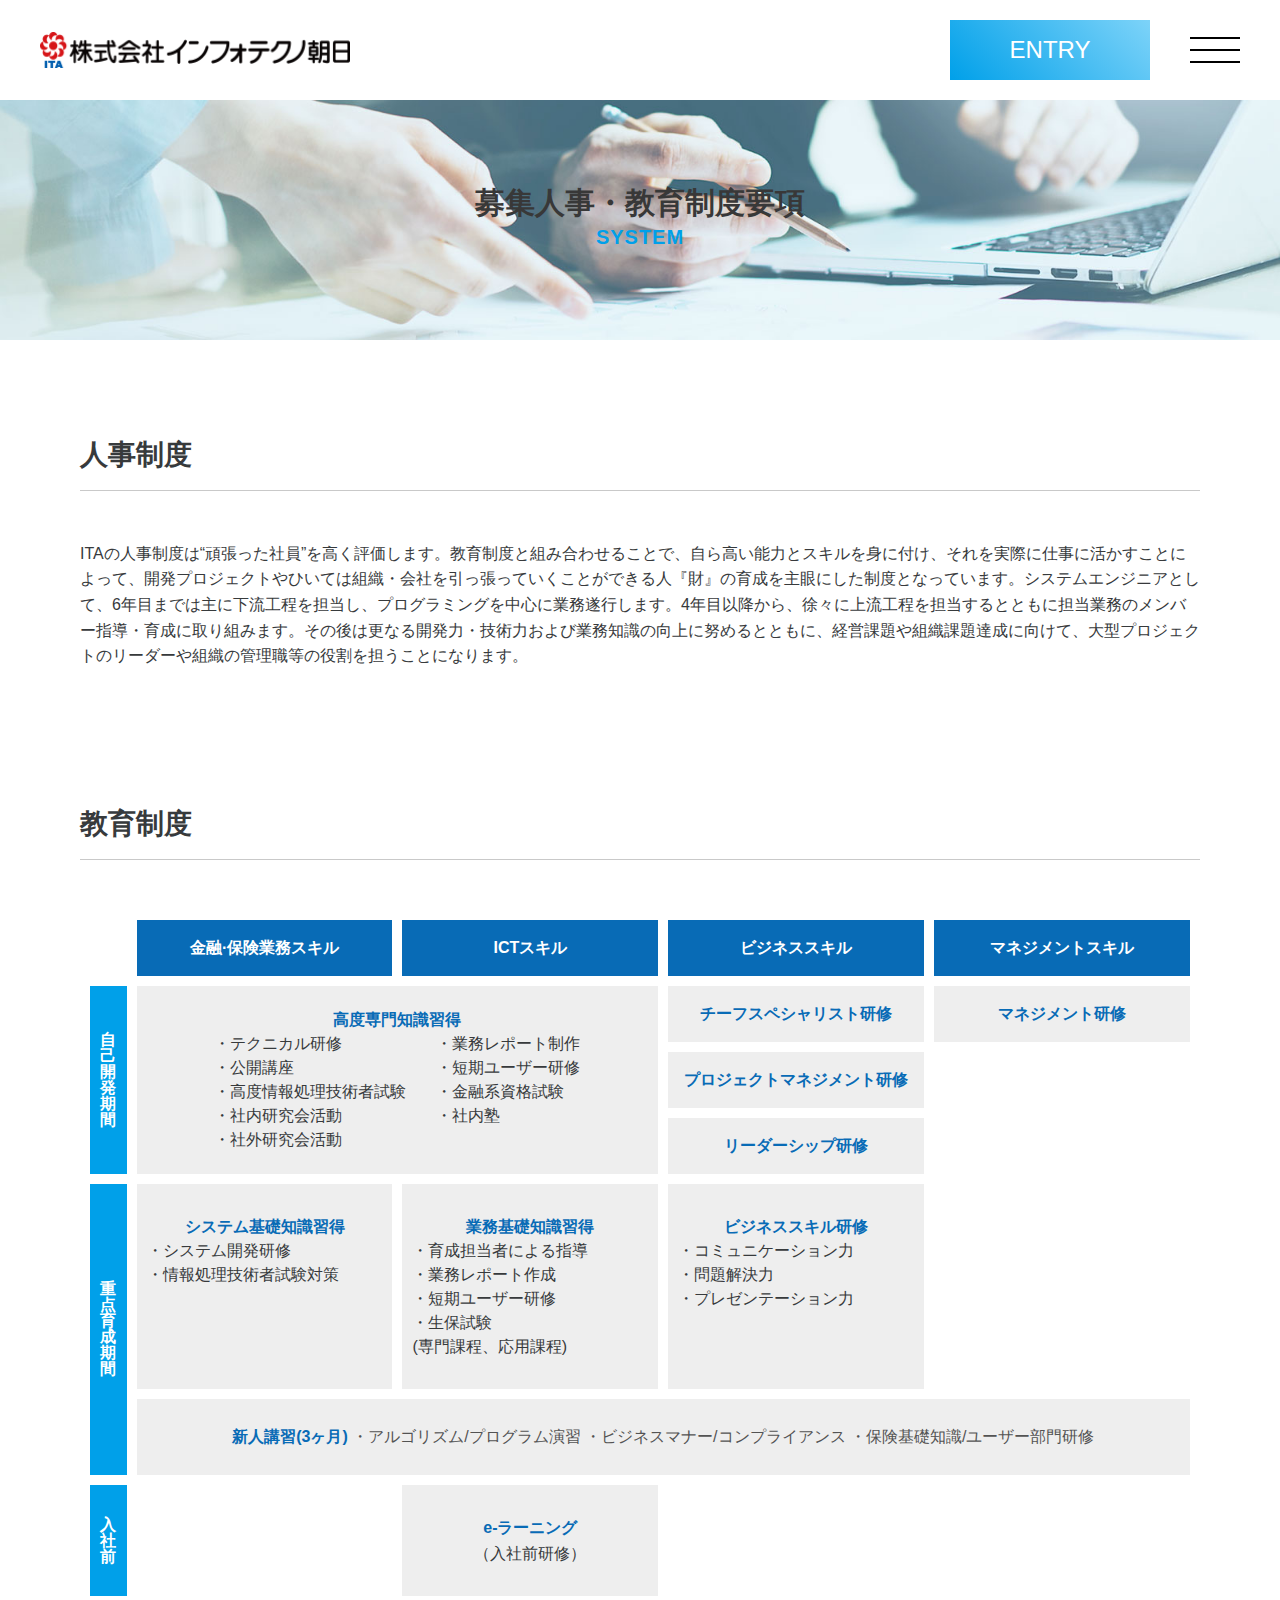
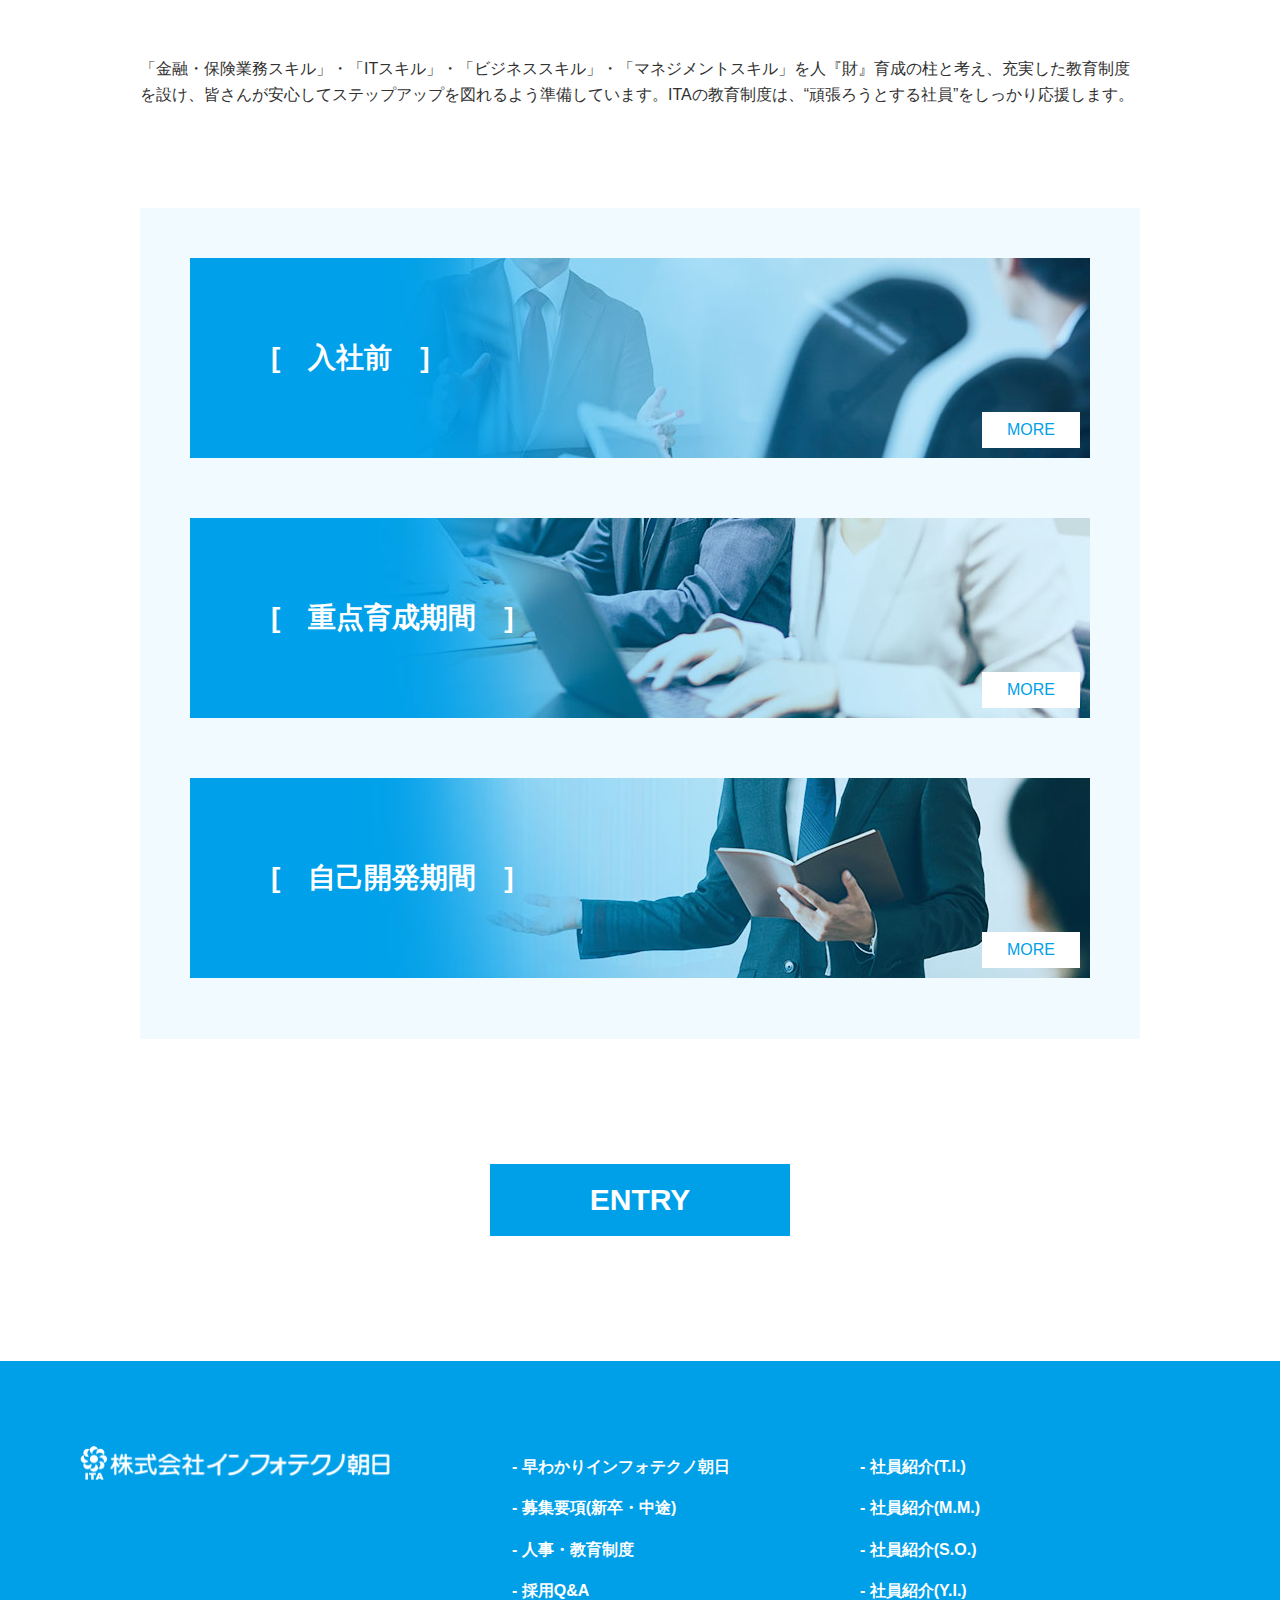
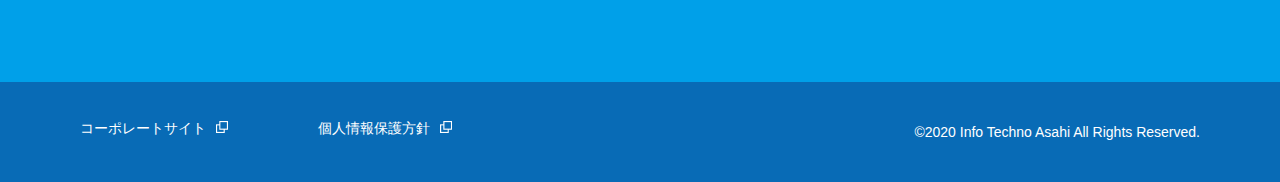
<file: system/index.html>
<!doctype html>
<html lang="ja">
<head>
	<meta charset="utf-8">
	<meta http-equiv="X-UA-Compatible" content="IE=edge">
	<meta name="format-detection" content="telephone=no, address=no, email=no">
	<meta name="viewport" content="width=device-width, minimum-scale=1.0, maximum-scale=10.0, user-scalable=yes">

	<meta property="og:type" content="website">
	<meta property="og:url" content="">
	<meta property="og:image" content="">
	<meta property="og:site_name" content="">
	<meta property="og:title" content="">
	<meta property="og:description" content="">
	
	<meta name="keywords" content="">
	<meta name="description" content="">
	<link rel="icon" type="image/png" href="../images/common/img_favicon.png">
	<link href="../assets/css/reset.min.css" rel="stylesheet">
	<link href="../assets/css/bootstrap.min.css" rel="stylesheet">
	<link href="../assets/css/bootstrap-adjust.min.css" rel="stylesheet">
	<link href="../assets/plugins/slick/slick.css" rel="stylesheet">
	<link href="../assets/plugins/slick/slick-theme.css" rel="stylesheet">
	<link href="../assets/plugins/smoothroll/smoothroll.css" rel="stylesheet">
	<link href="../css/animate.css" rel="stylesheet">
	<link href="../css/common.css" rel="stylesheet">
	<link href="../css/common_low.css" rel="stylesheet">

	<!-- build:addcss -->
	<link href="../css/page-system.css" rel="stylesheet">
	<!-- <link href="../css/header_footer.css" rel="stylesheet"> -->
	<!-- /build:addcss -->
	<title>人事・教育制度 | 株式会社インフォテクノ朝日 | 採用サイト</title>
	<link href="https://fonts.googleapis.com/css2?family=Noto+Sans+JP:wght@400;500;700&display=swap" rel="stylesheet">
</head>
<body>
	<header class="header">
        <!-- build:header -->
       	<h1 class="header__h1"><a href="../index.html"><img src="../images/common/ita_logo.png" alt="ロゴ"></a></h1>
        <div class="header__wrapper"> <a class="header__entry" href="#link">ENTRY</a>
            <div class="header__button"><span> </span><span> </span><span> </span></div>
        </div>
        <nav class="header__nav">
            <div class="header__menu">
                <h2 class="header__menu--h2"><img src="../images/common/ita_logo_footer.png" alt="ロゴ"></h2>
                <div class="header__menu--wrapUl">
                    <ul class="header__menu--ul">
                        <li> <a href="../in-numbers/index.html">- 早わかりインフォテクノ朝日</a></li>
                        <li> <a href="../employment/index.html">- 募集要項(新卒・中途)</a></li>
                        <li> <a href="../system/index.html">- 人事・教育制度</a></li>
                        <li> <a href="../faq/index.html">- 採用Q&A</a></li>
                    </ul>
                    <ul class="header__menu--ul">
                        <li> <a href="../interview/index.html">- 社員紹介(T.I.)</a></li>
                        <li> <a href="../interview/murai.html">- 社員紹介(M.M.)</a></li>
                        <li> <a href="../interview/ono.html">- 社員紹介(S.O.)</a></li>
                        <li> <a href="../interview/oshida.html">- 社員紹介(Y.I.)</a></li>
                    </ul>
                </div><a class="header__menu--entry" href="#link"></a>
            </div>
        </nav>
        <!-- /build:header -->
    </header>
	<main id="to-top">
	<!-- build:content -->
		<section class="topbanner__background">
            <figure><img src="../images/system/bg_banner_page5.jpg">
                <div class="topbanner__background--inner">
                    <h2>
                        募集人事・教育制度要項
                        <span>SYSTEM</span>
                    </h2>
                </div>
            </figure>
        </section>
		<section class="personal">
			<div class="container">
				<h2>人事制度</h2>
				<div class="personal__content">
					<p>ITAの人事制度は“頑張った社員”を高く評価します。教育制度と組み合わせることで、自ら高い能力とスキルを身に付け、それを実際に仕事に活かすことによって、開発プロジェクトやひいては組織・会社を引っ張っていくことができる人『財』の育成を主眼にした制度となっています。システムエンジニアとして、6年目までは主に下流工程を担当し、プログラミングを中心に業務遂行します。4年目以降から、徐々に上流工程を担当するとともに担当業務のメンバー指導・育成に取り組みます。その後は更なる開発力・技術力および業務知識の向上に努めるとともに、経営課題や組織課題達成に向けて、大型プロジェクトのリーダーや組織の管理職等の役割を担うことになります。</p>
				</div>
			</div>
		</section>
		<section class="education">
			<div class="container">
				<h2>教育制度</h2>
				<div class="education__table">
					<table>
						<tr>
							<th class="white fblank">&nbsp;</th>
							<th class="xheader">金融·保険業務スキル</th>
							<th class="xheader">ICTスキル</th>
							<th class="xheader">ビジネススキル</th>
							<th class="xheader">マネジメントスキル</th>
						</tr>
						<tr>
							<th rowspan="3" class="yheader">自己開発期間</th>
							<td colspan="2" rowspan="3">
								<p class="blue">高度専門知識習得</p>
								<div class="separate">
									<div class="separate__child">
										<ul>
											<li>・テクニカル研修</li>
											<li>・公開講座</li>
											<li>・高度情報処理技術者試験</li>
											<li>・社内研究会活動</li>
											<li>・社外研究会活動</li>
										</ul>
									</div>
									<div class="separate__child">
										<ul>
											<li>・業務レポート制作</li>
											<li>・短期ユーザー研修</li>
											<li>・金融系資格試験</li>
											<li>・社内塾</li>
										</ul>
									</div>	
								</div>
							</td>
							<td class="blue">チーフスペシャリスト研修</td>
							<td class="blue">マネジメント研修</td>
						</tr>
						<tr>
							<td class="blue">プロジェクトマネジメント研修</td>
							<td class="white">&nbsp;</td>
						</tr>
						<tr>
							<td class="blue">リーダーシップ研修</td>
							<td class="white">&nbsp;</td>
						</tr>
						<tr>
							<th rowspan="4" class="yheader">重点育成期間</th>
							<td rowspan="3" class="tdbaseline morepadding">
								<p class="blue">システム基礎知識習得</p>
								<ul>
									<li>・システム開発研修</li>
									<li>・情報処理技術者試験対策</li>
								</ul>
							</td>
							<td rowspan="3" class="tdbaseline morepadding">
								<p class="blue">業務基礎知識習得</p>
								<ul>
									<li>・育成担当者による指導</li>
									<li>・業務レポート作成</li>
									<li>・短期ユーザー研修</li>
									<li>・生保試験<br>(専門課程、応用課程)</li>
  								</ul>
							</td>
							<td rowspan="3" class="tdbaseline morepadding">
								<p class="blue">ビジネススキル研修</p>
								<ul>
									<li>・コミュニケーション力</li>
									<li>・問題解決力</li>
									<li>・プレゼンテーション力</li>
								</ul>
							</td>
							<td class="white">&nbsp;</td>
						</tr>
						<tr>
							<td class="white">&nbsp;</td>
						</tr>
						<tr>
							<td class="white">&nbsp;</td>
						</tr>
						<tr>
							<td colspan="4" class="fullcol morepadding">
								<a href="" class="blue">新人講習(3ヶ月)</a>
								<a href="">・アルゴリズム/プログラム演習</a>
								<a href="">・ビジネスマナー/コンプライアンス</a>
								<a href="">・保険基礎知識/ユーザー部門研修</a>
							</td>
						</tr>
						<tr>
							<th class="yheader">入社前</th>
							<td class="white">&nbsp;</td>
							<td class="morepadding">
								<p class="blue">e-ラーニング</p>
								<p>（入社前研修）</p>
							</td>
							<td class="white">&nbsp;</td>
							<td class="white">&nbsp;</td>
						</tr>
					</table>
				</div>
				<div class="education__table-comment">
					<p>「金融・保険業務スキル」・「ITスキル」・「ビジネススキル」・「マネジメントスキル」を人『財』育成の柱と考え、充実した教育制度を設け、皆さんが安心してステップアップを図れるよう準備しています。ITAの教育制度は、“頑張ろうとする社員”をしっかり応援します。</p>
				</div>
				<div class="education__schedule">
					<div class="education__schedule__step step">
						<div class="step__info">
							<figure><img src="../images/system/img_info01.jpg" alt="入社前バナー"></figure>
							<h2>[　入社前　]</h2>
							<button class="button__accor">MORE</button>
						</div>
						<div class="step__content">
							<div>
								<h3>入社前研修（eラーニング）</h3>
								<p>学生の皆さんは内定が決まり「ホッ！」としたあと、しばらくすると不安になるようです。「システムの勉強をしておいたほうが良いだろうか…」。そこで、内定者の皆さんにシステム基礎知識が習得できるよう「eラーニング教育」を実施します。 eラーニングシステム内にQAが用意されており、また採用担当者がサポートする体制も整えていますので、学生の皆さんに安心して履修していただけます。</p>
							</div>
						</div>
					</div>
					<div class="education__schedule__step step">
						<div class="step__info">
							<figure><img src="../images/system/img_info02.jpg" alt="重点育成期間バナー"></figure>
							<h2>[　重点育成期間　]</h2>
							<button class="button__accor">MORE</button>
						</div>
						<div class="step__content">
							<div>
								<h3>重点育成期間研修（eラーニング）</h3>
								<p>学生の皆さんは内定が決まり「ホッ！」としたあと、しばらくすると不安になるようです。「システムの勉強をしておいたほうが良いだろうか…」。そこで、内定者の皆さんにシステム基礎知識が習得できるよう「eラーニング教育」を実施します。 eラーニングシステム内にQAが用意されており、また採用担当者がサポートする体制も整えていますので、学生の皆さんに安心して履修していただけます。</p>
							</div>
						</div>
					</div>
					<div class="education__schedule__step step">
						<div class="step__info">
							<figure><img src="../images/system/img_info03.jpg" alt="自己開発期間バナー"></figure>
							<h2>[　自己開発期間　]</h2>
							<button class="button__accor">MORE</button>
						</div>
						<div class="step__content">
							<div>
								<h3>自己開発期間研修（eラーニング）</h3>
								<p>学生の皆さんは内定が決まり「ホッ！」としたあと、しばらくすると不安になるようです。「システムの勉強をしておいたほうが良いだろうか…」。そこで、内定者の皆さんにシステム基礎知識が習得できるよう「eラーニング教育」を実施します。 eラーニングシステム内にQAが用意されており、また採用担当者がサポートする体制も整えていますので、学生の皆さんに安心して履修していただけます。</p>
							</div>
						</div>
					</div>
				</div>
			</div>
		</section>
		<section class="entry">
			<div class="container">
				<a class="entry__btn" href="#">ENTRY</a>
			</div>
		</section>
	<!-- /build:content -->
	</main>
	<footer class="footer">
        <!-- build:footer -->
        <section class="footer__wrapper">
            <div class="footer__inner">
                <h2 class="footer__wrapper--h2"><img src="../images/common/ita_logo_footer.png" alt="ロゴ"></h2>
                <div class="footer__wrapper--wrapUl">
                   	<ul class="footer__wrapper--ul">
                        <li> <a href="#link">- 早わかりインフォテクノ朝日</a></li>
                        <li> <a href="../employment/index.html">- 募集要項(新卒・中途)</a></li>
                        <li> <a href="../system/index.html">- 人事・教育制度</a></li>
                        <li> <a href="../faq/index.html">- 採用Q&A</a></li>
                    </ul>
                    <ul class="footer__wrapper--ul">
                        <li> <a href="../interview/index.html">- 社員紹介(T.I.)</a></li>
                        <li> <a href="../interview/murai.html">- 社員紹介(M.M.)</a></li>
                        <li> <a href="../interview/ono.html">- 社員紹介(S.O.)</a></li>
                        <li> <a href="../interview/oshida.html">- 社員紹介(Y.I.)</a></li>
                    </ul>
                </div>
            </div>
        </section>
        <section class="footer__copyright">
            <div class="footer__copyright--wrap">
                <div class="footer__copyright--div"> <a href="#link"><span>コーポレートサイト</span></a><a href="#link"><span>個人情報保護方針</span></a></div>
                <p class="footer__copyright--p">©2020 Info Techno Asahi All Rights Reserved.</p>
            </div>
        </section>
        <!-- /build:footer -->
    </footer>
    <a href="#to-top" id="backTop" class="animated bounceInUp"><i class="fa fa-angle-up" aria-hidden="true"></i></a>
	<script src="../assets/js/jquery-2.2.4.min.js"></script>
	<script src="../assets/js/fontawesome.min.js"></script>
	<script src="../assets/plugins/slick/slick.min.js"></script>
	<script src="../assets/plugins/smoothroll/smoothroll.js"></script>
	<script src="../js/general.js"></script>
	<!-- build:addJs -->
		
	<!-- /build:addJS -->
</body>
</html>
</file>
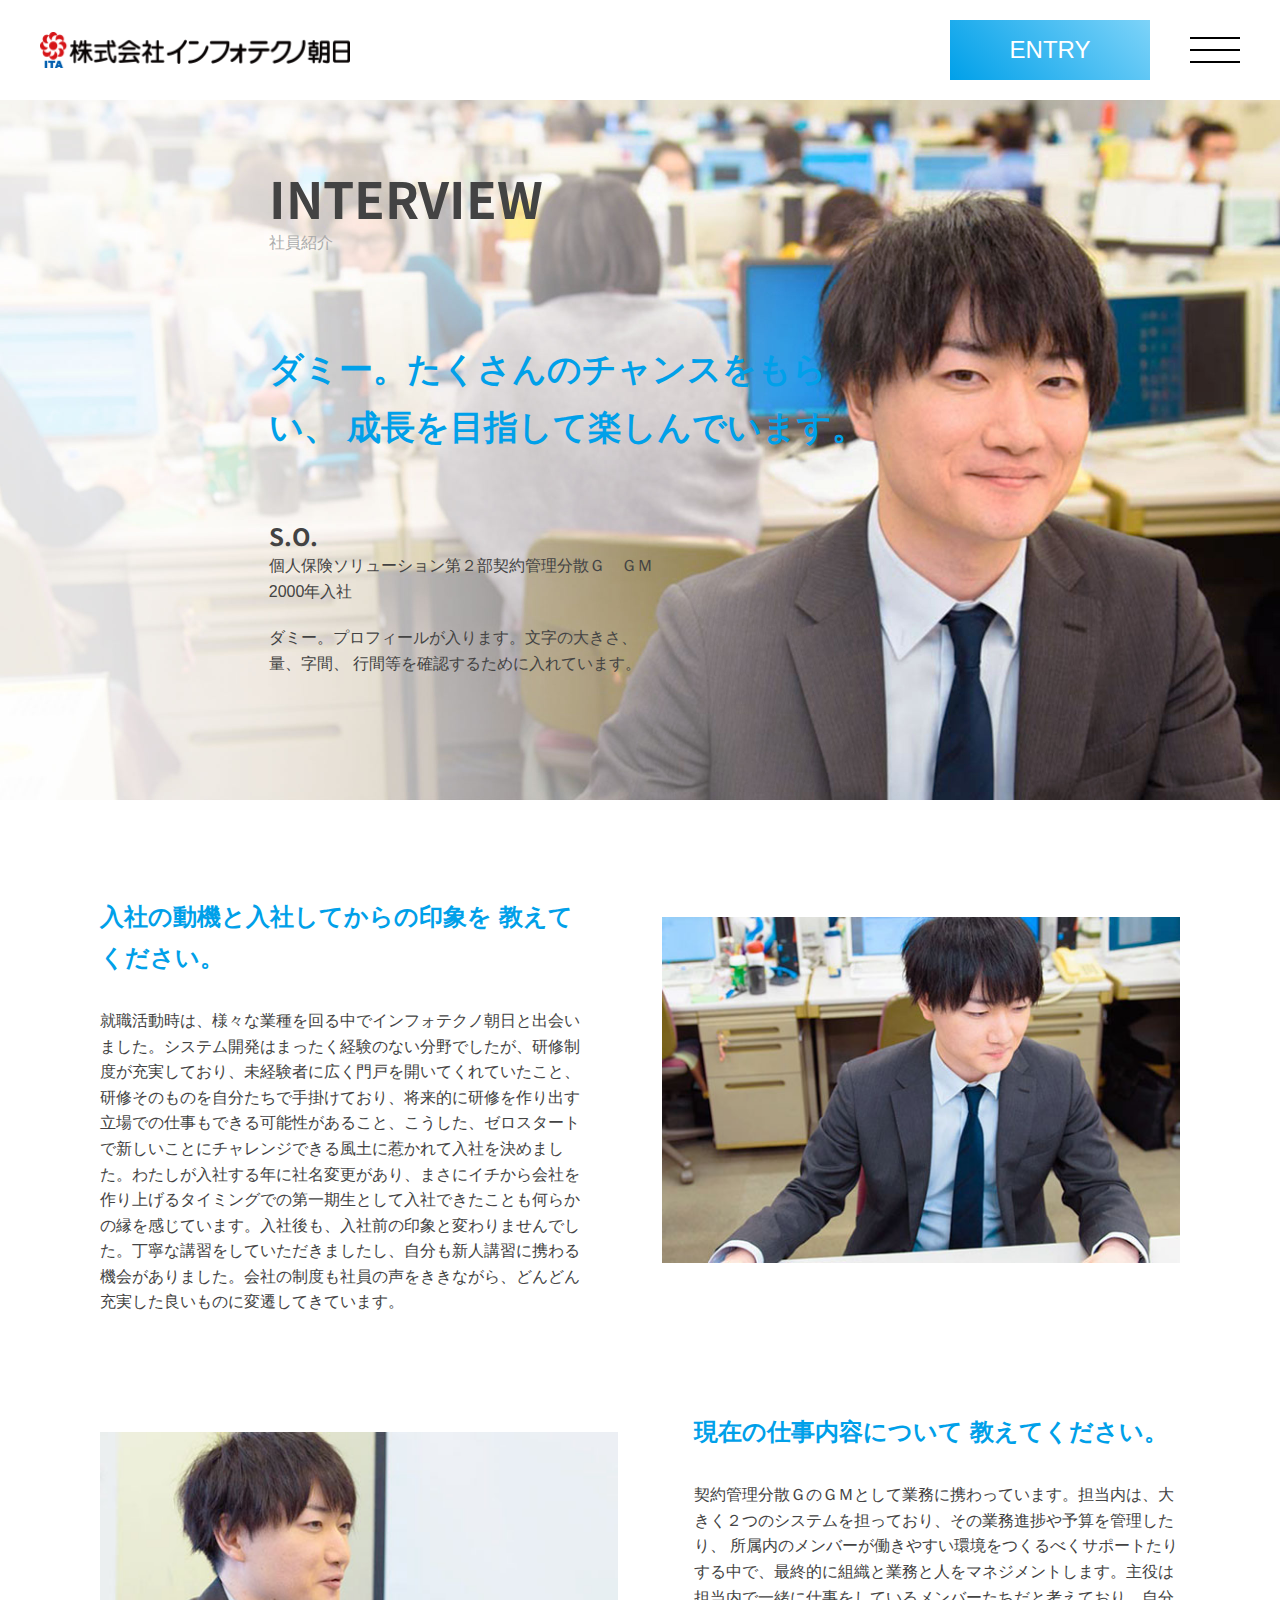
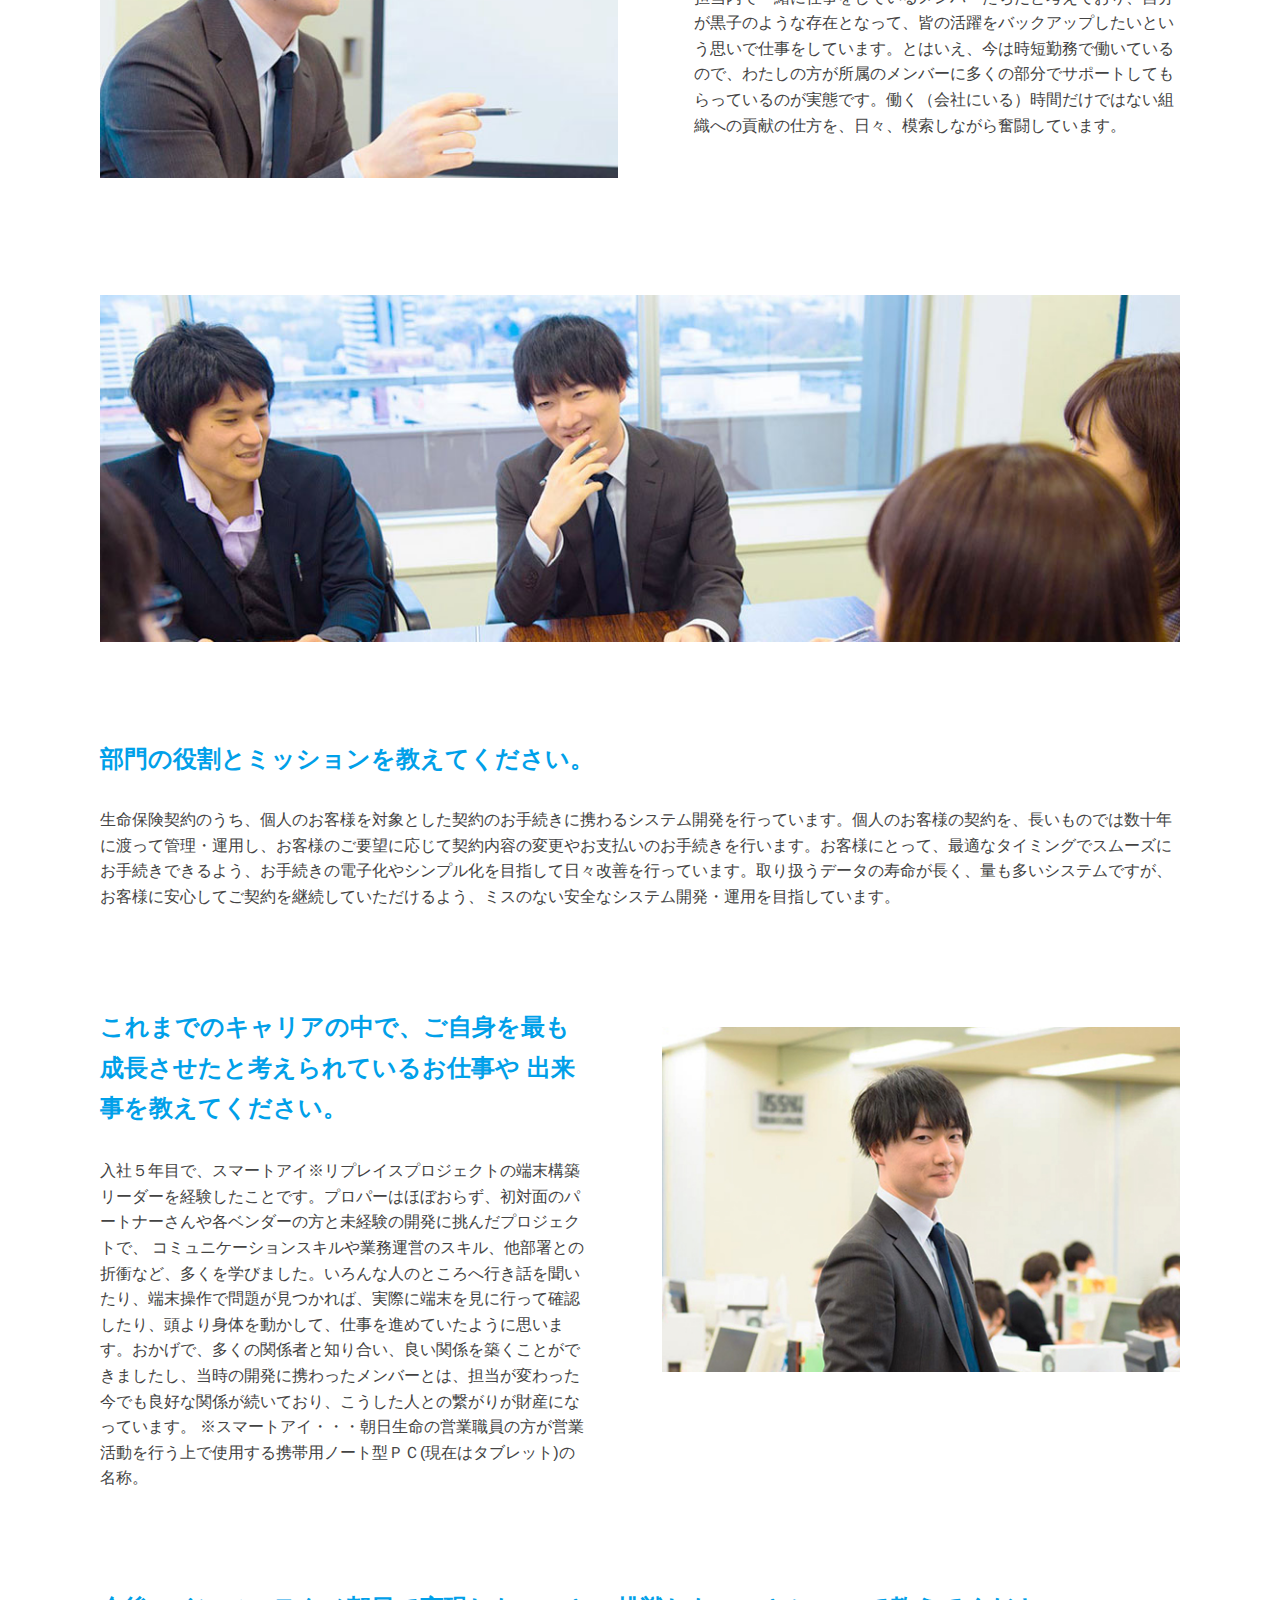
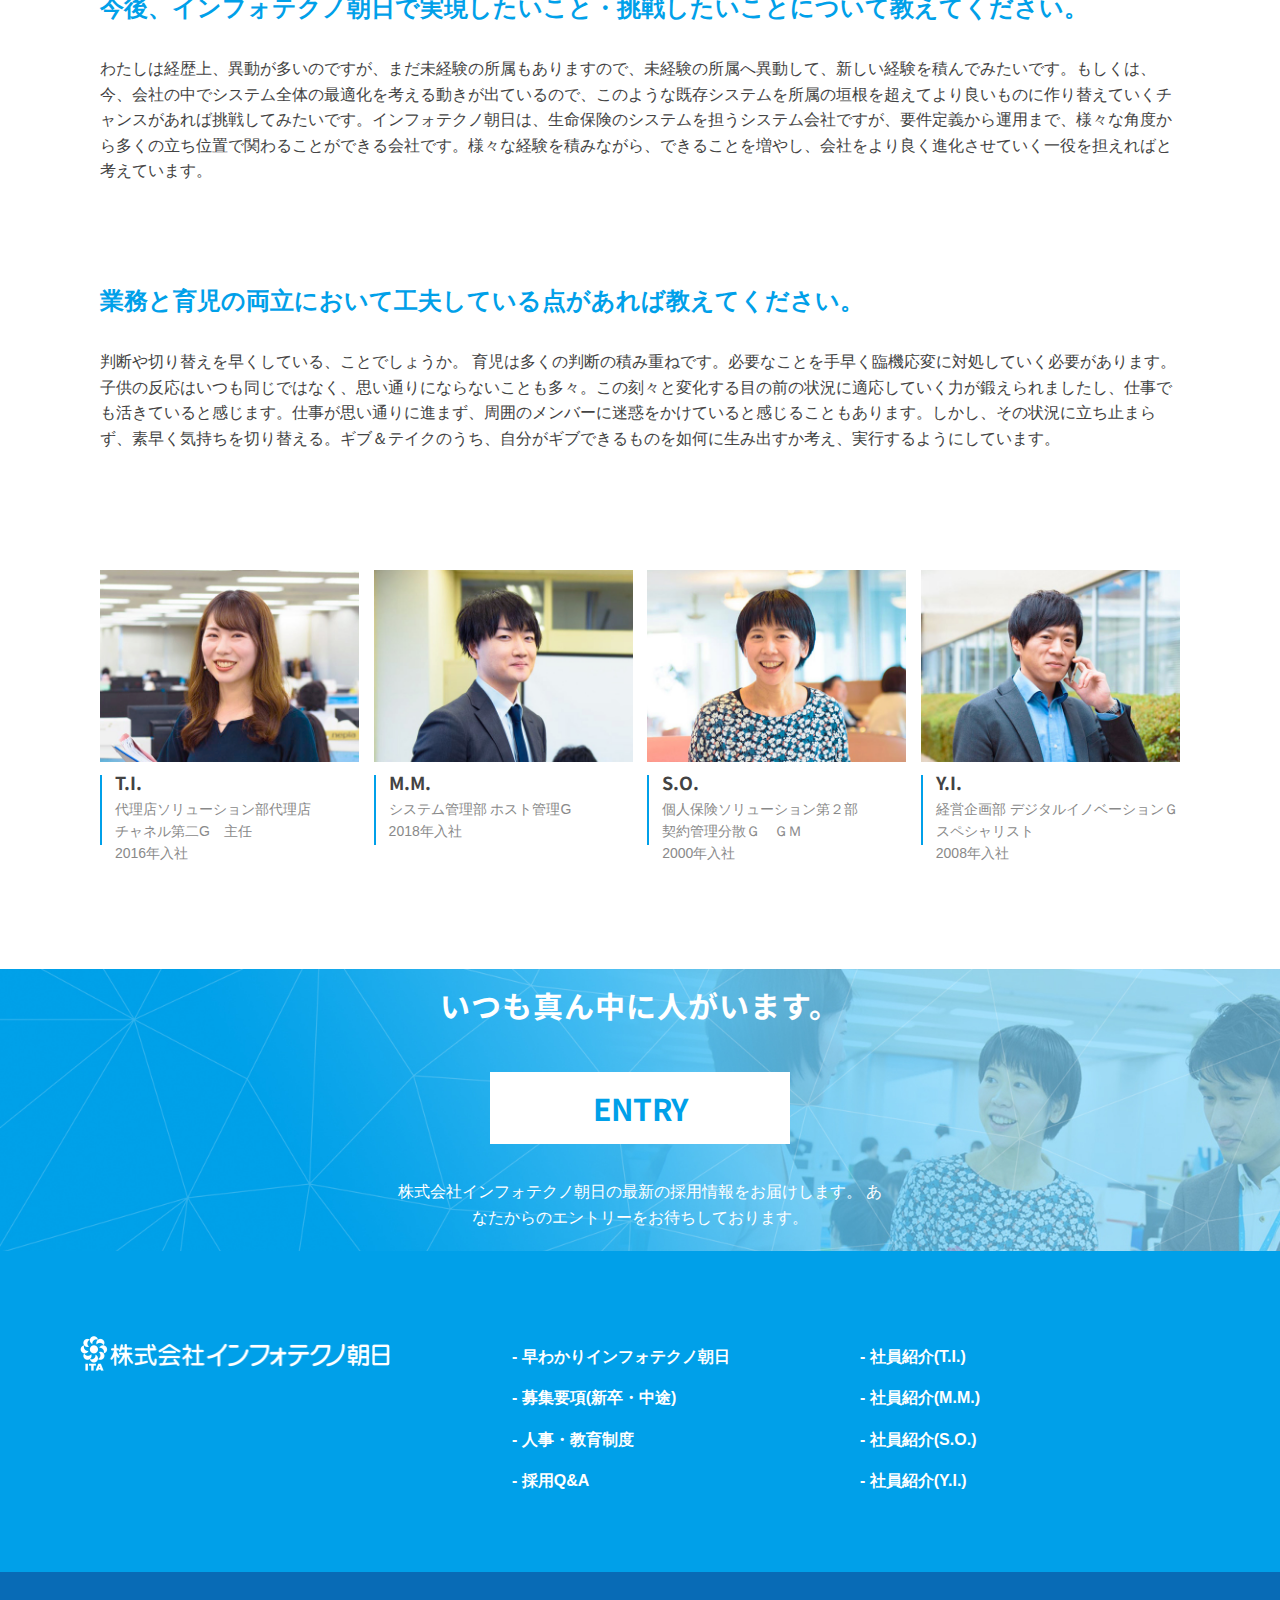
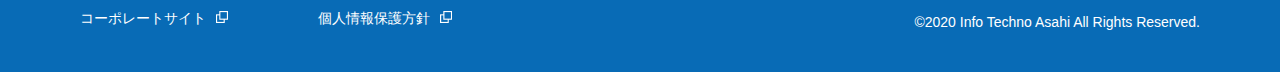
<file: interview/murai.html>
<!doctype html>
<html lang="ja">

<head>
	<meta charset="utf-8">
	<meta http-equiv="X-UA-Compatible" content="IE=edge">
	<meta name="format-detection" content="telephone=no, address=no, email=no">
	<meta name="viewport" content="width=device-width, minimum-scale=1.0, maximum-scale=10.0, user-scalable=yes">

	<meta property="og:type" content="website">
	<meta property="og:url" content="">
	<meta property="og:image" content="">
	<meta property="og:site_name" content="">
	<meta property="og:title" content="">
	<meta property="og:description" content="">

	<meta name="keywords" content="">
	<meta name="description" content="">
	<link rel="icon" type="image/png" href="../images/common/img_favicon.png">
	<link href="../assets/css/reset.min.css" rel="stylesheet">
	<link href="../assets/css/bootstrap.min.css" rel="stylesheet">
	<link href="../assets/css/bootstrap-adjust.min.css" rel="stylesheet">
	<link href="../assets/plugins/slick/slick.css" rel="stylesheet">
	<link href="../assets/plugins/slick/slick-theme.css" rel="stylesheet">
	<link href="../assets/plugins/smoothroll/smoothroll.css" rel="stylesheet">
	<link href="../css/animate.css" rel="stylesheet">
	
	<link href="../css/common.css" rel="stylesheet">
	<!-- build:addcss -->
	<!-- <link rel="stylesheet" href="../css/header_footer.css"> -->
	<link rel="stylesheet" href="../css/interview.css">
	<!-- /build:addcss -->
	<title>S.O. | 株式会社インフォテクノ朝日 | 採用サイト</title>
	<link href="https://fonts.googleapis.com/css2?family=Noto+Sans+JP:wght@400;500;700&display=swap" rel="stylesheet">

</head>

<body>
	<header class="header">
        <!-- build:header -->
        <h1 class="header__h1"><a href="../index.html"><img src="../images/common/ita_logo.png" alt="ロゴ"></a></h1>
        <div class="header__wrapper"> <a class="header__entry" href="#link">ENTRY</a>
            <div class="header__button"><span> </span><span> </span><span> </span></div>
        </div>
        <nav class="header__nav">
            <div class="header__menu">
                <h2 class="header__menu--h2"><img src="../images/common/ita_logo_footer.png" alt="ロゴ"></h2>
                <div class="header__menu--wrapUl">
                    <ul class="header__menu--ul">
                        <li> <a href="../in-numbers/index.html">- 早わかりインフォテクノ朝日</a></li>
                        <li> <a href="../employment/index.html">- 募集要項(新卒・中途)</a></li>
                        <li> <a href="../system/index.html">- 人事・教育制度</a></li>
                        <li> <a href="../faq/index.html">- 採用Q&A</a></li>
                    </ul>
                    <ul class="header__menu--ul">
                        <li> <a href="../interview/index.html">- 社員紹介(T.I.)</a></li>
                        <li> <a href="../interview/murai.html">- 社員紹介(M.M.)</a></li>
                        <li> <a href="../interview/ono.html">- 社員紹介(S.O.)</a></li>
                        <li> <a href="../interview/oshida.html">- 社員紹介(Y.I.)</a></li>
                    </ul>
                </div><a class="header__menu--entry" href="#link"></a>
            </div>
        </nav>
        <!-- /build:header -->
    </header>
	<main id="to-top">
		<!-- build:content -->
		<div class="container__main">
			<div class="slick__interview__top">
				<div class="interview slick__view">
					<div class="interview__slider">
						<img src="../images/interview/bg-image-2.jpg" alt="むらい">
						<div class="interview__top__content">
							<h2 class="title">INTERVIEW</h2>
							<span>社員紹介</span>
							<h3>ダミー。たくさんのチャンスをもらい、
								成長を目指して楽しんでいます。</h3>
							<div class="info">
								<span class="name">S.O.</span>
								<p class="job__main">
									個人保険ソリューション第２部契約管理分散Ｇ　ＧＭ
								</p>
								<span class="join__day">2000年入社</span>
								<p class="detail">ダミー。プロフィールが入ります。文字の大きさ、量、字間、
									行間等を確認するために入れています。</p>
							</div>
						</div>
					</div>
				</div>
			</div>
			<div class="center__content">
				<div class="impressive mt__100">
					<div class="impressive__content slick__center__content">
						<div class="impressive__left slick__info">
							<h2 class="title">入社の動機と入社してからの印象を
								教えてください。</h2>
							<p class="content">
								就職活動時は、様々な業種を回る中でインフォテクノ朝日と出会いました。システム開発はまったく経験のない分野でしたが、研修制度が充実しており、未経験者に広く門戸を開いてくれていたこと、研修そのものを自分たちで手掛けており、将来的に研修を作り出す立場での仕事もできる可能性があること、こうした、ゼロスタートで新しいことにチャレンジできる風土に惹かれて入社を決めました。わたしが入社する年に社名変更があり、まさにイチから会社を作り上げるタイミングでの第一期生として入社できたことも何らかの縁を感じています。入社後も、入社前の印象と変わりませんでした。丁寧な講習をしていただきましたし、自分も新人講習に携わる機会がありました。会社の制度も社員の声をききながら、どんどん充実した良いものに変遷してきています。
							</p>
						</div>
						<div class="impressive__right slick__img__center slick__view">
							<div>
								<img src="../images/interview/img-slider-2-2.jpg" alt="むらい">
							</div>
						</div>
					</div>
				</div>
				<div class="main__job mt__100">
					<div class="mainjob__content slick__center__content">
						<div class="mainjob__left slick__img__center slick__view">
							<div>
								<img src="../images/interview/img-slider-3-2.jpg" alt="むらい">
							</div>
						</div>
						<div class="mainjob__right slick__info">
							<h2 class="title">現在の仕事内容について 教えてください。</h2>
							<p class="content">契約管理分散ＧのＧＭとして業務に携わっています。担当内は、大きく２つのシステムを担っており、その業務進捗や予算を管理したり、
								所属内のメンバーが働きやすい環境をつくるべくサポートたりする中で、最終的に組織と業務と人をマネジメントします。主役は担当内で一緒に仕事をしているメンバーたちだと考えており、自分が黒子のような存在となって、皆の活躍をバックアップしたいという思いで仕事をしています。とはいえ、今は時短勤務で働いているので、わたしの方が所属のメンバーに多くの部分でサポートしてもらっているのが実態です。働く（会社にいる）時間だけではない組織への貢献の仕方を、日々、模索しながら奮闘しています。
							</p>
						</div>
					</div>
				</div>
				<div class="slider__center__interview mt__100">
					<div class="slider__center__main slick__view">
						<div>
							<img src="../images/interview/img-slider-4-2.jpg" alt="むらい">
						</div>
					</div>
					<div class="slider__center__content mt__100">
						<h2 class="title tit-strech">
							部門の役割とミッションを教えてください。
						</h2>
						<p class="content">
							生命保険契約のうち、個人のお客様を対象とした契約のお手続きに携わるシステム開発を行っています。個人のお客様の契約を、長いものでは数十年に渡って管理・運用し、お客様のご要望に応じて契約内容の変更やお支払いのお手続きを行います。お客様にとって、最適なタイミングでスムーズにお手続きできるよう、お手続きの電子化やシンプル化を目指して日々改善を行っています。取り扱うデータの寿命が長く、量も多いシステムですが、お客様に安心してご契約を継続していただけるよう、ミスのない安全なシステム開発・運用を目指しています。
						</p>
					</div>
				</div>
				<div class="slider__content__bot mt__100">
					<div class="slider__letusknow slick__center__content">
						<div class="letusknow__left slick__info">
							<h2 class="title">
								これまでのキャリアの中で、ご自身を最も
								成長させたと考えられているお仕事や
								出来事を教えてください。
							</h2>
							<p class="content">
								入社５年目で、スマートアイ※リプレイスプロジェクトの端末構築リーダーを経験したことです。プロパーはほぼおらず、初対面のパートナーさんや各ベンダーの方と未経験の開発に挑んだプロジェクトで、
								コミュニケーションスキルや業務運営のスキル、他部署との折衝など、多くを学びました。いろんな人のところへ行き話を聞いたり、端末操作で問題が見つかれば、実際に端末を見に行って確認したり、頭より身体を動かして、仕事を進めていたように思います。おかげで、多くの関係者と知り合い、良い関係を築くことができましたし、当時の開発に携わったメンバーとは、担当が変わった今でも良好な関係が続いており、こうした人との繋がりが財産になっています。
								※スマートアイ・・・朝日生命の営業職員の方が営業活動を行う上で使用する携帯用ノート型ＰＣ(現在はタブレット)の名称。
							</p>
						</div>
						<div class="letusknow__right slick__view slick__img__center">
							<div>
								<img src="../images/interview/img-slider-5-2.jpg" alt="むらい">
							</div>
						</div>
					</div>
					<div class="future__intend mt__100">
						<div class="future__content">
							<h2 class="title tit-strech">今後、インフォテクノ朝日で実現したいこと・挑戦したいことについて教えてください。</h2>
							<p class="content">
								わたしは経歴上、異動が多いのですが、まだ未経験の所属もありますので、未経験の所属へ異動して、新しい経験を積んでみたいです。もしくは、今、会社の中でシステム全体の最適化を考える動きが出ているので、このような既存システムを所属の垣根を超えてより良いものに作り替えていくチャンスがあれば挑戦してみたいです。インフォテクノ朝日は、生命保険のシステムを担うシステム会社ですが、要件定義から運用まで、様々な角度から多くの立ち位置で関わることができる会社です。様々な経験を積みながら、できることを増やし、会社をより良く進化させていく一役を担えればと考えています。
							</p>
						</div>
						<div class="future__content mt__100">
							<h2 class="title tit-strech">業務と育児の両立において工夫している点があれば教えてください。</h2>
							<p class="content">
								判断や切り替えを早くしている、ことでしょうか。 育児は多くの判断の積み重ねです。必要なことを手早く臨機応変に対処していく必要があります。
								子供の反応はいつも同じではなく、思い通りにならないことも多々。この刻々と変化する目の前の状況に適応していく力が鍛えられましたし、仕事でも活きていると感じます。仕事が思い通りに進まず、周囲のメンバーに迷惑をかけていると感じることもあります。しかし、その状況に立ち止まらず、素早く気持ちを切り替える。ギブ＆テイクのうち、自分がギブできるものを如何に生み出すか考え、実行するようにしています。
							</p>
						</div>
					</div>
					<div class="interview__center__end">
						<div class="contact">
							<a class="contact__content" href="index.html">
								<div class="contact__body">
									<img src="../images/interview/img-info-1.jpg" alt="生田">
								</div>
								<div class="contact__text">
									<h4 class="title">
										T.I.
									</h4>
									<div class="text">
										<p>代理店ソリューション部代理店</p>
										<p>チャネル第二G　主任</p>
										<p>2016年入社</p>

									</div>
								</div>
							</a>
							<a class="contact__content" href="murai.html">
								<div class="contact__body">
									<img src="../images/interview/img-info-2.jpg" alt="むらい">
								</div>
								<div class="contact__text">
									<h4 class="title">
										M.M.
									</h4>
									<div class="text">
										<p>システム管理部 ホスト管理G</p>
										<p>2018年入社</p>

									</div>
								</div>
							</a>
							<a class="contact__content" href="ono.html">
								<div class="contact__body">
									<img src="../images/interview/img-info-3.jpg" alt="">
								</div>
								<div class="contact__text">
									<h4 class="title">
										S.O.
									</h4>
									<div class="text">
										<p>個人保険ソリューション第２部</p>
										<p>契約管理分散Ｇ　ＧＭ</p>
										<p>2000年入社</p>

									</div>
								</div>
							</a>
							<a class="contact__content" href="oshida.html">
								<div class="contact__body">
									<img src="../images/interview/img-info-4.jpg" alt="">
								</div>
								<div class="contact__text">
									<h4 class="title">
										Y.I.
									</h4>
									<div class="text">
										<p>経営企画部 デジタルイノベーションＧ</p>
										<p>スペシャリスト</p>
										<p>2008年入社</p>
									</div>
								</div>
							</a>
						</div>
					</div>
				</div>
			</div>
			<div class="interview__entry">
				<div class="entry__bg">
					<div class="entry__content">
						<h2 class="title">
							いつも真ん中に人がいます。
						</h2>
						<div class="button__entry">
							<a href="">
								<span>ENTRY</span>
							</a>
						</div>
						<p class="content">
							株式会社インフォテクノ朝日の最新の採用情報をお届けします。
							あなたからのエントリーをお待ちしております。
						</p>
					</div>
				</div>
			</div>
		</div>
		</div>
		</div>
		<!-- /build:content -->
	</main>
	<footer class="footer">
        <!-- build:footer -->
        <section class="footer__wrapper">
            <div class="footer__inner">
                <h2 class="footer__wrapper--h2"><img src="../images/common/ita_logo_footer.png" alt="ロゴ"></h2>
                <div class="footer__wrapper--wrapUl">
                    <ul class="footer__wrapper--ul">
                        <li> <a href="#link">- 早わかりインフォテクノ朝日</a></li>
                        <li> <a href="../employment/index.html">- 募集要項(新卒・中途)</a></li>
                        <li> <a href="../system/index.html">- 人事・教育制度</a></li>
                        <li> <a href="../faq/index.html">- 採用Q&A</a></li>
                    </ul>
                    <ul class="footer__wrapper--ul">
                        <li> <a href="index.html">- 社員紹介(T.I.)</a></li>
                        <li> <a href="murai.html">- 社員紹介(M.M.)</a></li>
                        <li> <a href="ono.html">- 社員紹介(S.O.)</a></li>
                        <li> <a href="oshida.html">- 社員紹介(Y.I.)</a></li>
                    </ul>
                </div>
            </div>
        </section>
        <section class="footer__copyright">
            <div class="footer__copyright--wrap">
                <div class="footer__copyright--div"> <a href="#link"><span>コーポレートサイト</span></a><a href="#link"><span>個人情報保護方針</span></a></div>
                <p class="footer__copyright--p">©2020 Info Techno Asahi All Rights Reserved.</p>
            </div>
        </section>
        <!-- /build:footer -->
    </footer>
    <a href="#to-top" id="backTop" class="animated bounceInUp"><i class="fa fa-angle-up" aria-hidden="true"></i></a>
	<script src="../assets/js/jquery-2.2.4.min.js"></script>
	<script src="../assets/js/fontawesome.min.js"></script>
	<script src="../assets/plugins/slick/slick.min.js"></script>
	<script src="../assets/plugins/smoothroll/smoothroll.js"></script>
	<script src="../js/general.js"></script>
	<!-- build:addJs -->

	<!-- /build:addJS -->
	<!-- <script>
		$('.slick__view').slick({
			infinite: true,
			autoplay: true,
			autoplaySpeed: 2000,
			speed: 500,
			fade: true,
			cssEase: 'linear',
			pauseOnHover: false
		});
	</script> -->
</body>

</html>
</file>
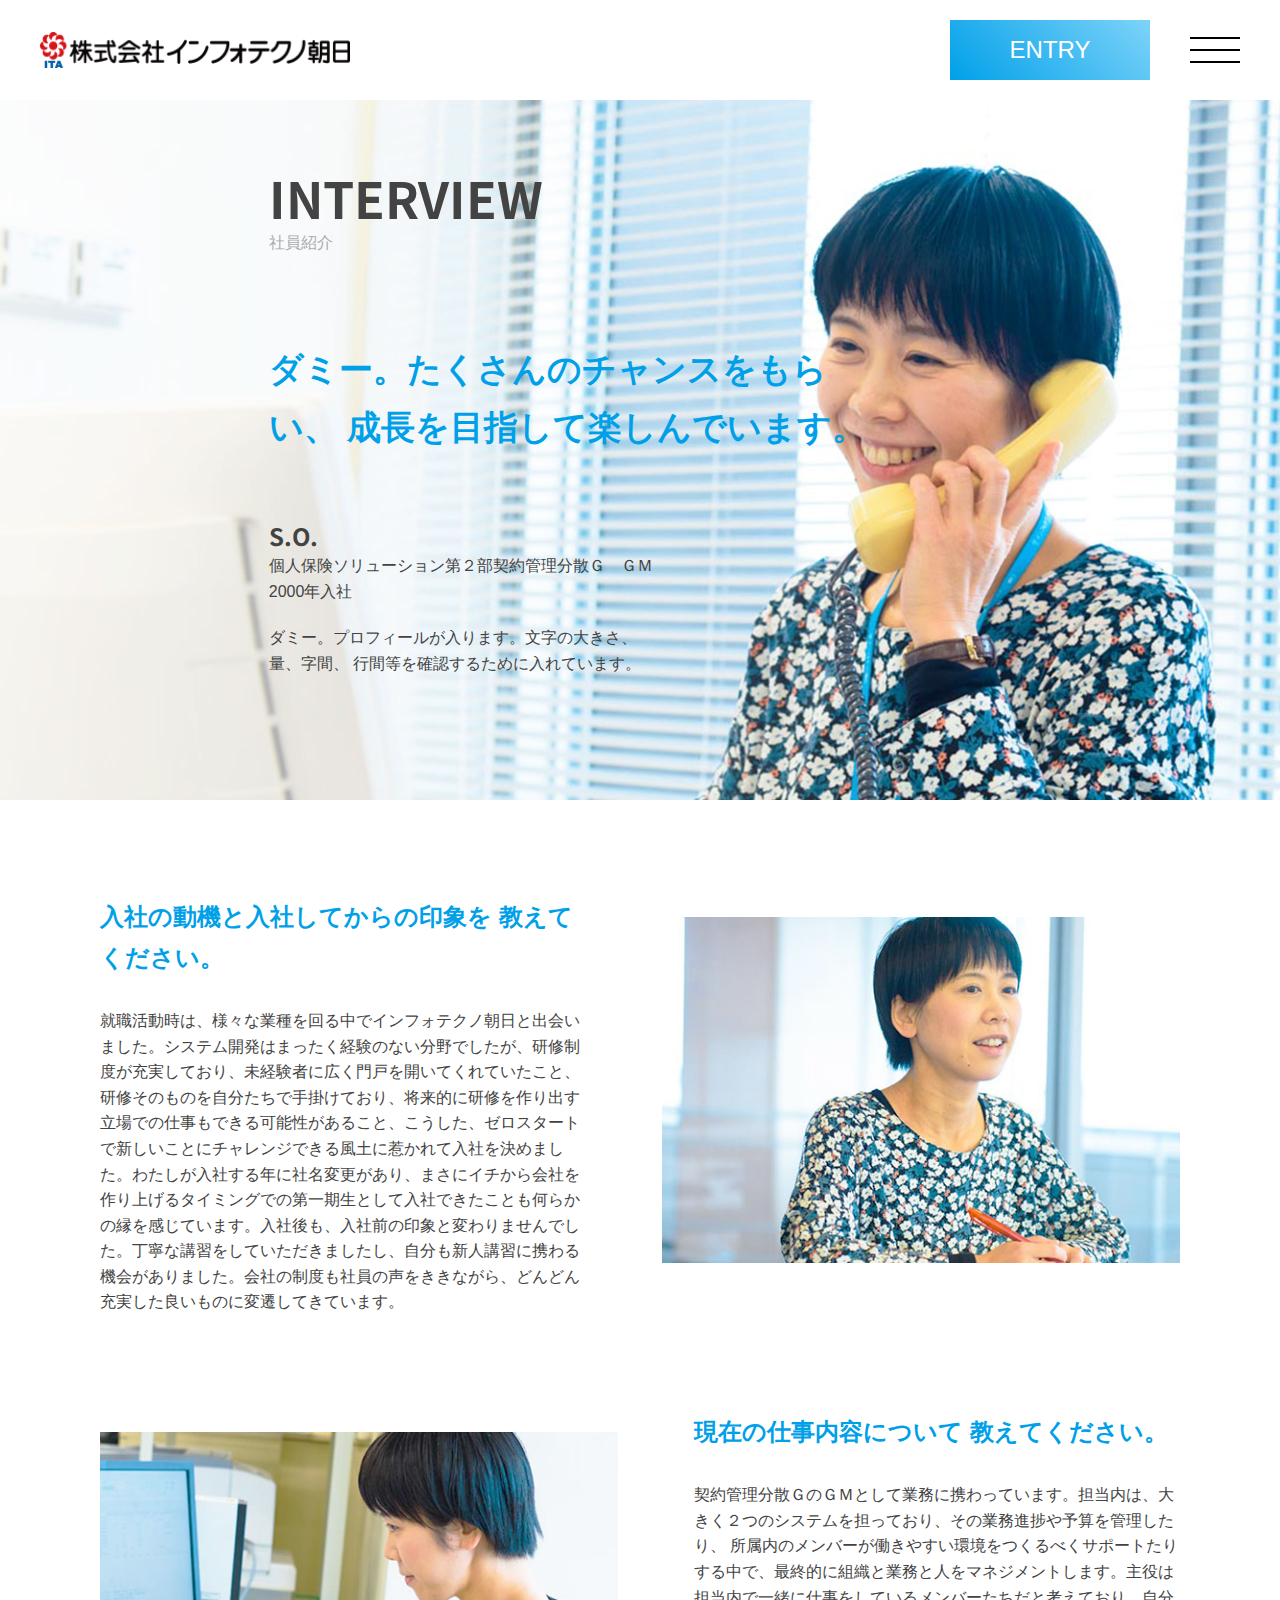
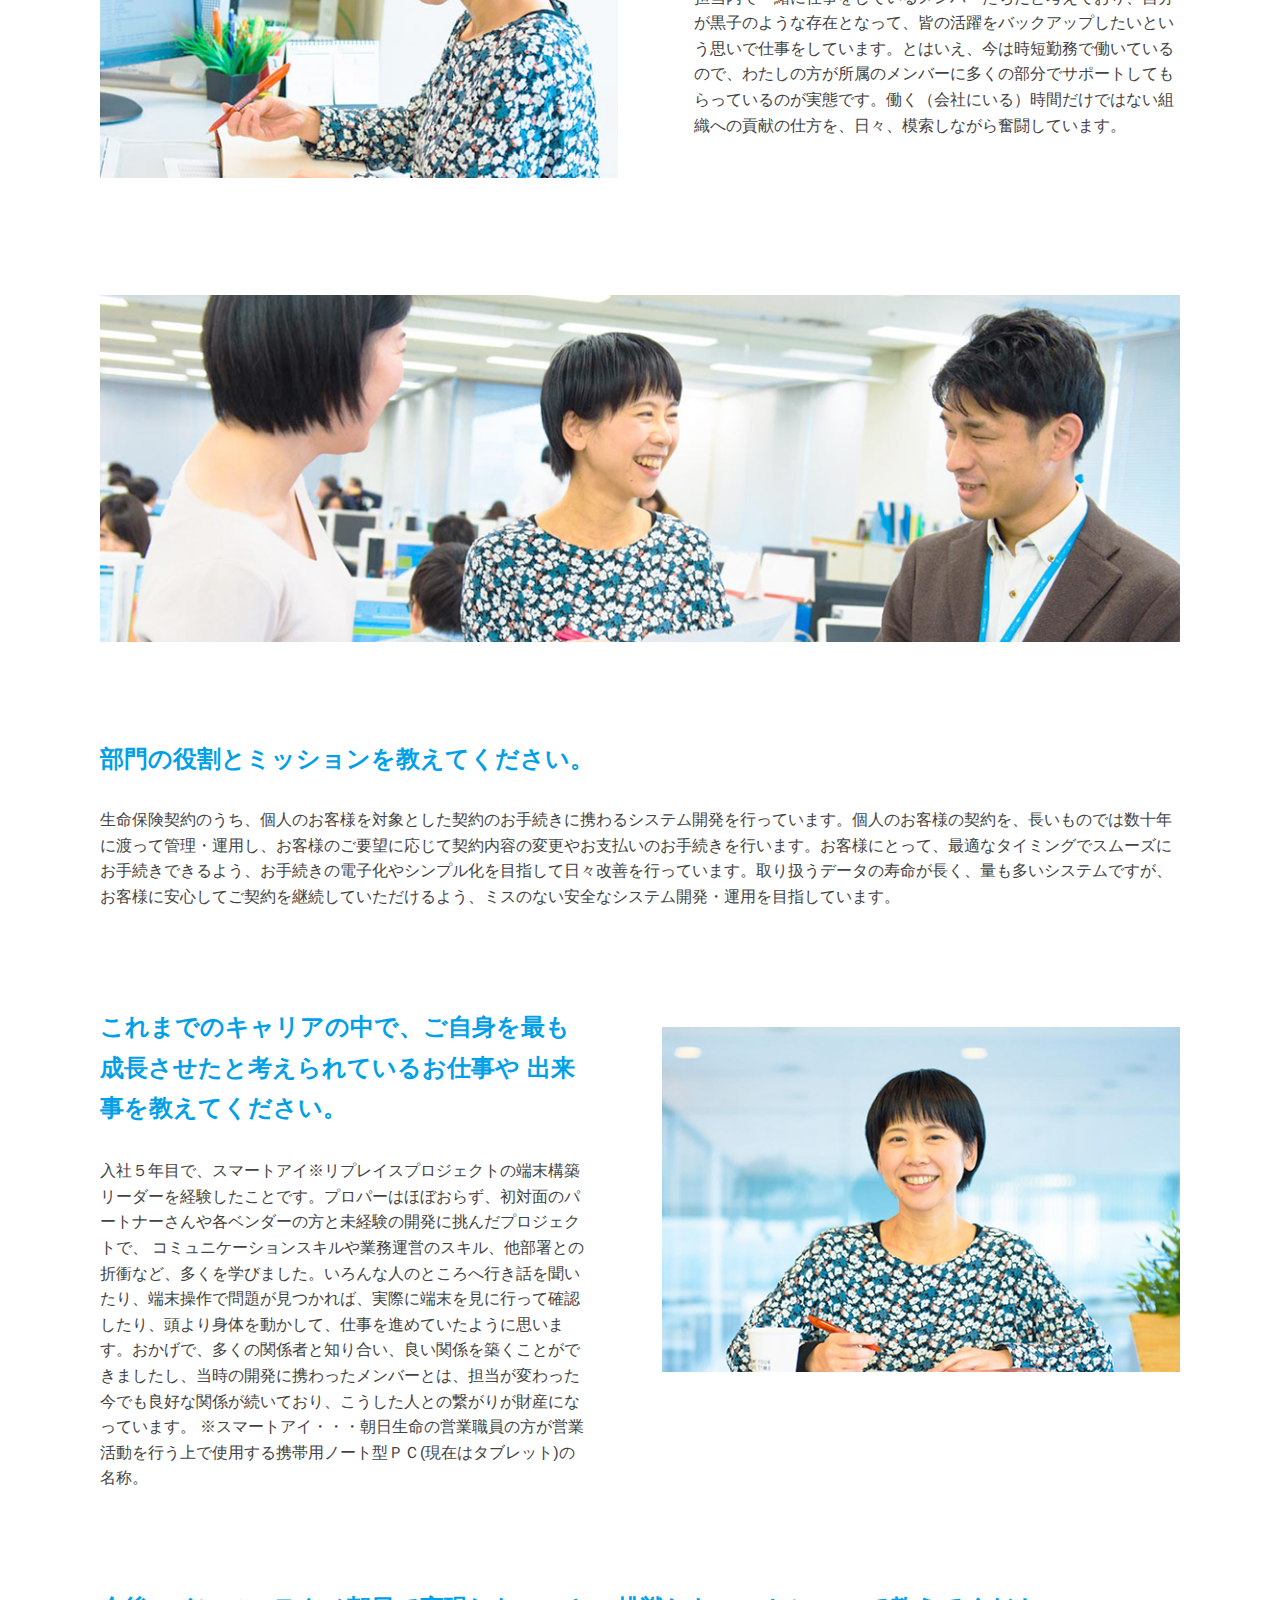
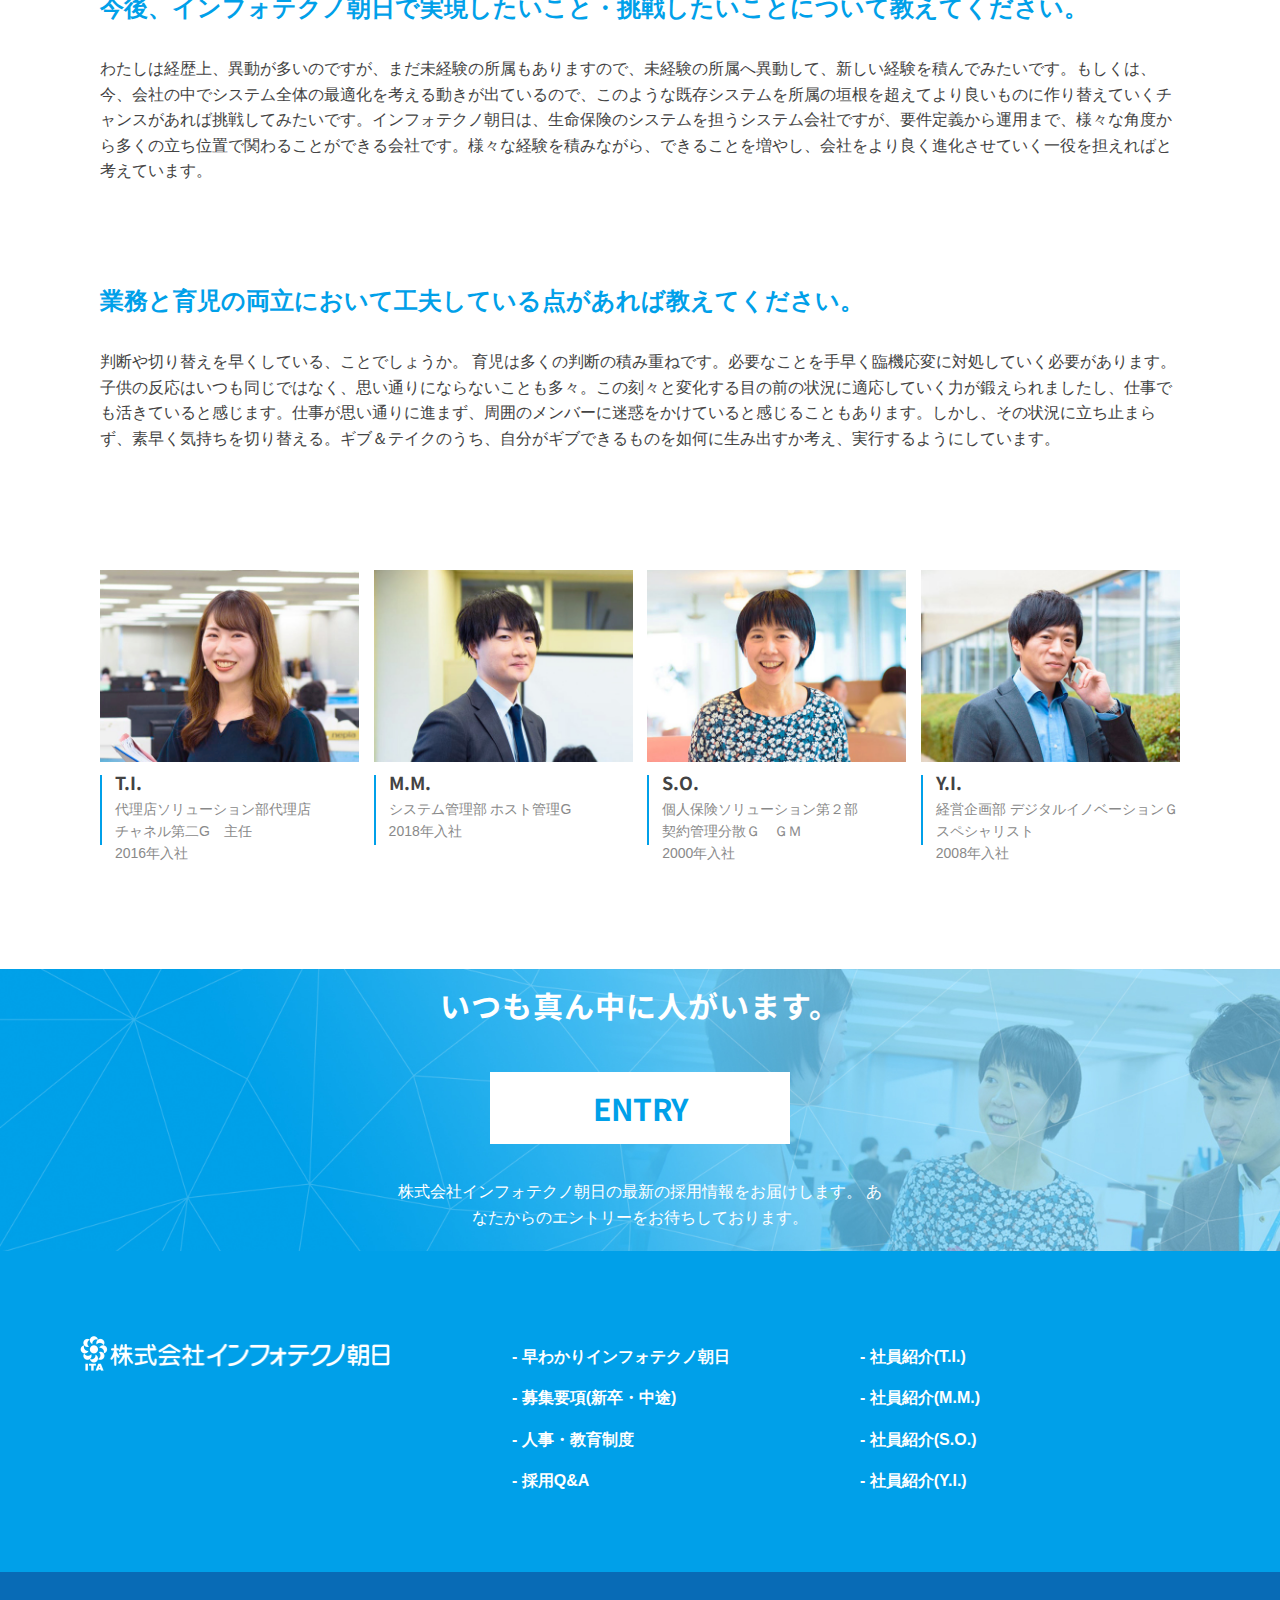
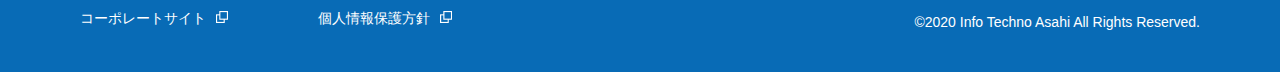
<file: interview/ono.html>
<!doctype html>
<html lang="ja">

<head>
	<meta charset="utf-8">
	<meta http-equiv="X-UA-Compatible" content="IE=edge">
	<meta name="format-detection" content="telephone=no, address=no, email=no">
	<meta name="viewport" content="width=device-width, minimum-scale=1.0, maximum-scale=10.0, user-scalable=yes">

	<meta property="og:type" content="website">
	<meta property="og:url" content="">
	<meta property="og:image" content="">
	<meta property="og:site_name" content="">
	<meta property="og:title" content="">
	<meta property="og:description" content="">

	<meta name="keywords" content="">
	<meta name="description" content="">
	<link rel="icon" type="image/png" href="../images/common/img_favicon.png">
	<link href="../assets/css/reset.min.css" rel="stylesheet">
	<link href="../assets/css/bootstrap.min.css" rel="stylesheet">
	<link href="../assets/css/bootstrap-adjust.min.css" rel="stylesheet">
	<link href="../assets/plugins/slick/slick.css" rel="stylesheet">
	<link href="../assets/plugins/slick/slick-theme.css" rel="stylesheet">
	<link href="../assets/plugins/smoothroll/smoothroll.css" rel="stylesheet">
	<link href="../css/animate.css" rel="stylesheet">
	<link href="../css/common.css" rel="stylesheet">
	<!-- build:addcss -->
	<!-- <link rel="stylesheet" href="../css/header_footer.css"> -->
	<link rel="stylesheet" href="../css/interview.css">
	<!-- /build:addcss -->
	<title>Task 13</title>
	<link href="https://fonts.googleapis.com/css2?family=Noto+Sans+JP:wght@400;500;700&display=swap" rel="stylesheet">

</head>

<body>
	<header class="header">
        <!-- build:header -->
        <h1 class="header__h1"><a href="../index.html"><img src="../images/common/ita_logo.png" alt="ロゴ"></a></h1>
        <div class="header__wrapper"> <a class="header__entry" href="#link">ENTRY</a>
            <div class="header__button"><span> </span><span> </span><span> </span></div>
        </div>
        <nav class="header__nav">
            <div class="header__menu">
                <h2 class="header__menu--h2"><img src="../images/common/ita_logo_footer.png" alt="ロゴ"></h2>
                <div class="header__menu--wrapUl">
                    <ul class="header__menu--ul">
                        <li> <a href="../in-numbers/index.html">- 早わかりインフォテクノ朝日</a></li>
                        <li> <a href="../employment/index.html">- 募集要項(新卒・中途)</a></li>
                        <li> <a href="../system/index.html">- 人事・教育制度</a></li>
                        <li> <a href="../faq/index.html">- 採用Q&A</a></li>
                    </ul>
                    <ul class="header__menu--ul">
                        <li> <a href="../interview/index.html">- 社員紹介(T.I.)</a></li>
                        <li> <a href="../interview/murai.html">- 社員紹介(M.M.)</a></li>
                        <li> <a href="../interview/ono.html">- 社員紹介(S.O.)</a></li>
                        <li> <a href="../interview/oshida.html">- 社員紹介(Y.I.)</a></li>
                    </ul>
                </div><a class="header__menu--entry" href="#link"></a>
            </div>
        </nav>
        <!-- /build:header -->
    </header>
	<main id="to-top">
		<!-- build:content -->
		<div class="container__main">
			<div class="slick__interview__top">
				<div class="interview slick__view">
					<div class="interview__slider">
						<img src="../images/interview/bg-image-3.jpg" alt="小野">
						<div class="interview__top__content">
							<h2 class="title">INTERVIEW</h2>
							<span>社員紹介</span>
							<h3>ダミー。たくさんのチャンスをもらい、
								成長を目指して楽しんでいます。</h3>
							<div class="info">
								<span class="name">S.O.</span>
								<p class="job__main">
									個人保険ソリューション第２部契約管理分散Ｇ　ＧＭ
								</p>
								<span class="join__day">2000年入社</span>
								<p class="detail">ダミー。プロフィールが入ります。文字の大きさ、量、字間、
									行間等を確認するために入れています。</p>
							</div>
						</div>
					</div>
				</div>
			</div>
			<div class="center__content">
				<div class="impressive mt__100">
					<div class="impressive__content slick__center__content">
						<div class="impressive__left slick__info">
							<h2 class="title">入社の動機と入社してからの印象を
								教えてください。</h2>
							<p class="content">
								就職活動時は、様々な業種を回る中でインフォテクノ朝日と出会いました。システム開発はまったく経験のない分野でしたが、研修制度が充実しており、未経験者に広く門戸を開いてくれていたこと、研修そのものを自分たちで手掛けており、将来的に研修を作り出す立場での仕事もできる可能性があること、こうした、ゼロスタートで新しいことにチャレンジできる風土に惹かれて入社を決めました。わたしが入社する年に社名変更があり、まさにイチから会社を作り上げるタイミングでの第一期生として入社できたことも何らかの縁を感じています。入社後も、入社前の印象と変わりませんでした。丁寧な講習をしていただきましたし、自分も新人講習に携わる機会がありました。会社の制度も社員の声をききながら、どんどん充実した良いものに変遷してきています。
							</p>
						</div>
						<div class="impressive__right slick__img__center slick__view">
							<div>
								<img src="../images/interview/img-slider-2-3.jpg" alt="小野">
							</div>
						</div>
					</div>
				</div>
				<div class="main__job mt__100">
					<div class="mainjob__content slick__center__content">
						<div class="mainjob__left slick__img__center slick__view">
							<div>
								<img src="../images/interview/img-slider-3-3.jpg" alt="小野">
							</div>
						</div>
						<div class="mainjob__right slick__info">
							<h2 class="title">現在の仕事内容について 教えてください。</h2>
							<p class="content">契約管理分散ＧのＧＭとして業務に携わっています。担当内は、大きく２つのシステムを担っており、その業務進捗や予算を管理したり、
								所属内のメンバーが働きやすい環境をつくるべくサポートたりする中で、最終的に組織と業務と人をマネジメントします。主役は担当内で一緒に仕事をしているメンバーたちだと考えており、自分が黒子のような存在となって、皆の活躍をバックアップしたいという思いで仕事をしています。とはいえ、今は時短勤務で働いているので、わたしの方が所属のメンバーに多くの部分でサポートしてもらっているのが実態です。働く（会社にいる）時間だけではない組織への貢献の仕方を、日々、模索しながら奮闘しています。
							</p>
						</div>
					</div>
				</div>
				<div class="slider__center__interview mt__100">
					<div class="slider__center__main slick__view">
						<div>
							<img src="../images/interview/img-slider-4-3.jpg" alt="小野">
						</div>
					</div>
					<div class="slider__center__content mt__100">
						<h2 class="title tit-strech">
							部門の役割とミッションを教えてください。
						</h2>
						<p class="content">
							生命保険契約のうち、個人のお客様を対象とした契約のお手続きに携わるシステム開発を行っています。個人のお客様の契約を、長いものでは数十年に渡って管理・運用し、お客様のご要望に応じて契約内容の変更やお支払いのお手続きを行います。お客様にとって、最適なタイミングでスムーズにお手続きできるよう、お手続きの電子化やシンプル化を目指して日々改善を行っています。取り扱うデータの寿命が長く、量も多いシステムですが、お客様に安心してご契約を継続していただけるよう、ミスのない安全なシステム開発・運用を目指しています。
						</p>
					</div>
				</div>
				<div class="slider__content__bot mt__100">
					<div class="slider__letusknow slick__center__content">
						<div class="letusknow__left slick__info">
							<h2 class="title">
								これまでのキャリアの中で、ご自身を最も
								成長させたと考えられているお仕事や
								出来事を教えてください。
							</h2>
							<p class="content">
								入社５年目で、スマートアイ※リプレイスプロジェクトの端末構築リーダーを経験したことです。プロパーはほぼおらず、初対面のパートナーさんや各ベンダーの方と未経験の開発に挑んだプロジェクトで、
								コミュニケーションスキルや業務運営のスキル、他部署との折衝など、多くを学びました。いろんな人のところへ行き話を聞いたり、端末操作で問題が見つかれば、実際に端末を見に行って確認したり、頭より身体を動かして、仕事を進めていたように思います。おかげで、多くの関係者と知り合い、良い関係を築くことができましたし、当時の開発に携わったメンバーとは、担当が変わった今でも良好な関係が続いており、こうした人との繋がりが財産になっています。
								※スマートアイ・・・朝日生命の営業職員の方が営業活動を行う上で使用する携帯用ノート型ＰＣ(現在はタブレット)の名称。
							</p>
						</div>
						<div class="letusknow__right slick__view slick__img__center">
							<div>
								<img src="../images/interview/img-slider-5-3.jpg" alt="小野">
							</div>
						</div>
					</div>
					<div class="future__intend mt__100">
						<div class="future__content">
							<h2 class="title tit-strech">今後、インフォテクノ朝日で実現したいこと・挑戦したいことについて教えてください。</h2>
							<p class="content">
								わたしは経歴上、異動が多いのですが、まだ未経験の所属もありますので、未経験の所属へ異動して、新しい経験を積んでみたいです。もしくは、今、会社の中でシステム全体の最適化を考える動きが出ているので、このような既存システムを所属の垣根を超えてより良いものに作り替えていくチャンスがあれば挑戦してみたいです。インフォテクノ朝日は、生命保険のシステムを担うシステム会社ですが、要件定義から運用まで、様々な角度から多くの立ち位置で関わることができる会社です。様々な経験を積みながら、できることを増やし、会社をより良く進化させていく一役を担えればと考えています。
							</p>
						</div>
						<div class="future__content mt__100">
							<h2 class="title tit-strech">業務と育児の両立において工夫している点があれば教えてください。</h2>
							<p class="content">
								判断や切り替えを早くしている、ことでしょうか。 育児は多くの判断の積み重ねです。必要なことを手早く臨機応変に対処していく必要があります。
								子供の反応はいつも同じではなく、思い通りにならないことも多々。この刻々と変化する目の前の状況に適応していく力が鍛えられましたし、仕事でも活きていると感じます。仕事が思い通りに進まず、周囲のメンバーに迷惑をかけていると感じることもあります。しかし、その状況に立ち止まらず、素早く気持ちを切り替える。ギブ＆テイクのうち、自分がギブできるものを如何に生み出すか考え、実行するようにしています。
							</p>
						</div>
					</div>
					<div class="interview__center__end">
						<div class="contact">
							<a class="contact__content" href="index.html">
								<div class="contact__body">
									<img src="../images/interview/img-info-1.jpg" alt="生田">
								</div>
								<div class="contact__text">
									<h4 class="title">
										T.I.
									</h4>
									<div class="text">
										<p>代理店ソリューション部代理店</p>
										<p>チャネル第二G　主任</p>
										<p>2016年入社</p>

									</div>
								</div>
							</a>
							<a class="contact__content" href="murai.html">
								<div class="contact__body">
									<img src="../images/interview/img-info-2.jpg" alt="生田">
								</div>
								<div class="contact__text">
									<h4 class="title">
										M.M.
									</h4>
									<div class="text">
										<p>システム管理部 ホスト管理G</p>
										<p>2018年入社</p>

									</div>
								</div>
							</a>
							<a class="contact__content" href="ono.html">
								<div class="contact__body">
									<img src="../images/interview/img-info-3.jpg" alt="小野">
								</div>
								<div class="contact__text">
									<h4 class="title">
										S.O.
									</h4>
									<div class="text">
										<p>個人保険ソリューション第２部</p>
										<p>契約管理分散Ｇ　ＧＭ</p>
										<p>2000年入社</p>

									</div>
								</div>
							</a>
							<a class="contact__content" href="oshida.html">
								<div class="contact__body">
									<img src="../images/interview/img-info-4.jpg" alt="オシダ">
								</div>
								<div class="contact__text">
									<h4 class="title">
										Y.I.
									</h4>
									<div class="text">
										<p>経営企画部 デジタルイノベーションＧ</p>
										<p>スペシャリスト</p>
										<p>2008年入社</p>
									</div>
								</div>
							</a>
						</div>
					</div>
				</div>
			</div>
			<div class="interview__entry">
				<div class="entry__bg">
					<div class="entry__content">
						<h2 class="title">
							いつも真ん中に人がいます。
						</h2>
						<div class="button__entry">
							<a href="">
								<span>ENTRY</span>
							</a>
						</div>
						<p class="content">
							株式会社インフォテクノ朝日の最新の採用情報をお届けします。
							あなたからのエントリーをお待ちしております。
						</p>
					</div>
				</div>
			</div>
		</div>
		</div>
		</div>
		<!-- /build:content -->
	</main>
	<footer class="footer">
        <!-- build:footer -->
        <section class="footer__wrapper">
            <div class="footer__inner">
                <h2 class="footer__wrapper--h2"><img src="../images/common/ita_logo_footer.png" alt="ロゴ"></h2>
                <div class="footer__wrapper--wrapUl">
                    <ul class="footer__wrapper--ul">
                        <li> <a href="#link">- 早わかりインフォテクノ朝日</a></li>
                        <li> <a href="../employment/index.html">- 募集要項(新卒・中途)</a></li>
                        <li> <a href="../system/index.html">- 人事・教育制度</a></li>
                        <li> <a href="../faq/index.html">- 採用Q&A</a></li>
                    </ul>
                    <ul class="footer__wrapper--ul">
                        <li> <a href="index.html">- 社員紹介(T.I.)</a></li>
                        <li> <a href="murai.html">- 社員紹介(M.M.)</a></li>
                        <li> <a href="ono.html">- 社員紹介(S.O.)</a></li>
                        <li> <a href="oshida.html">- 社員紹介(Y.I.)</a></li>
                    </ul>
                </div>
            </div>
        </section>
        <section class="footer__copyright">
            <div class="footer__copyright--wrap">
                <div class="footer__copyright--div"> <a href="#link"><span>コーポレートサイト</span></a><a href="#link"><span>個人情報保護方針</span></a></div>
                <p class="footer__copyright--p">©2020 Info Techno Asahi All Rights Reserved.</p>
            </div>
        </section>
        <!-- /build:footer -->
    </footer>
    <a href="#to-top" id="backTop" class="animated bounceInUp"><i class="fa fa-angle-up" aria-hidden="true"></i></a>
	<script src="../assets/js/jquery-2.2.4.min.js"></script>
	<script src="../assets/js/fontawesome.min.js"></script>
	<script src="../assets/plugins/slick/slick.min.js"></script>
	<script src="../assets/plugins/smoothroll/smoothroll.js"></script>
	<script src="../js/general.js"></script>
	<!-- build:addJs -->

	<!-- /build:addJS -->
	<!-- <script>
		$('.slick__view').slick({
			infinite: true,
			autoplay: true,
			autoplaySpeed: 2000,
			speed: 500,
			fade: true,
			cssEase: 'linear',
			pauseOnHover: false
		});
	</script> -->
</body>

</html>
</file>
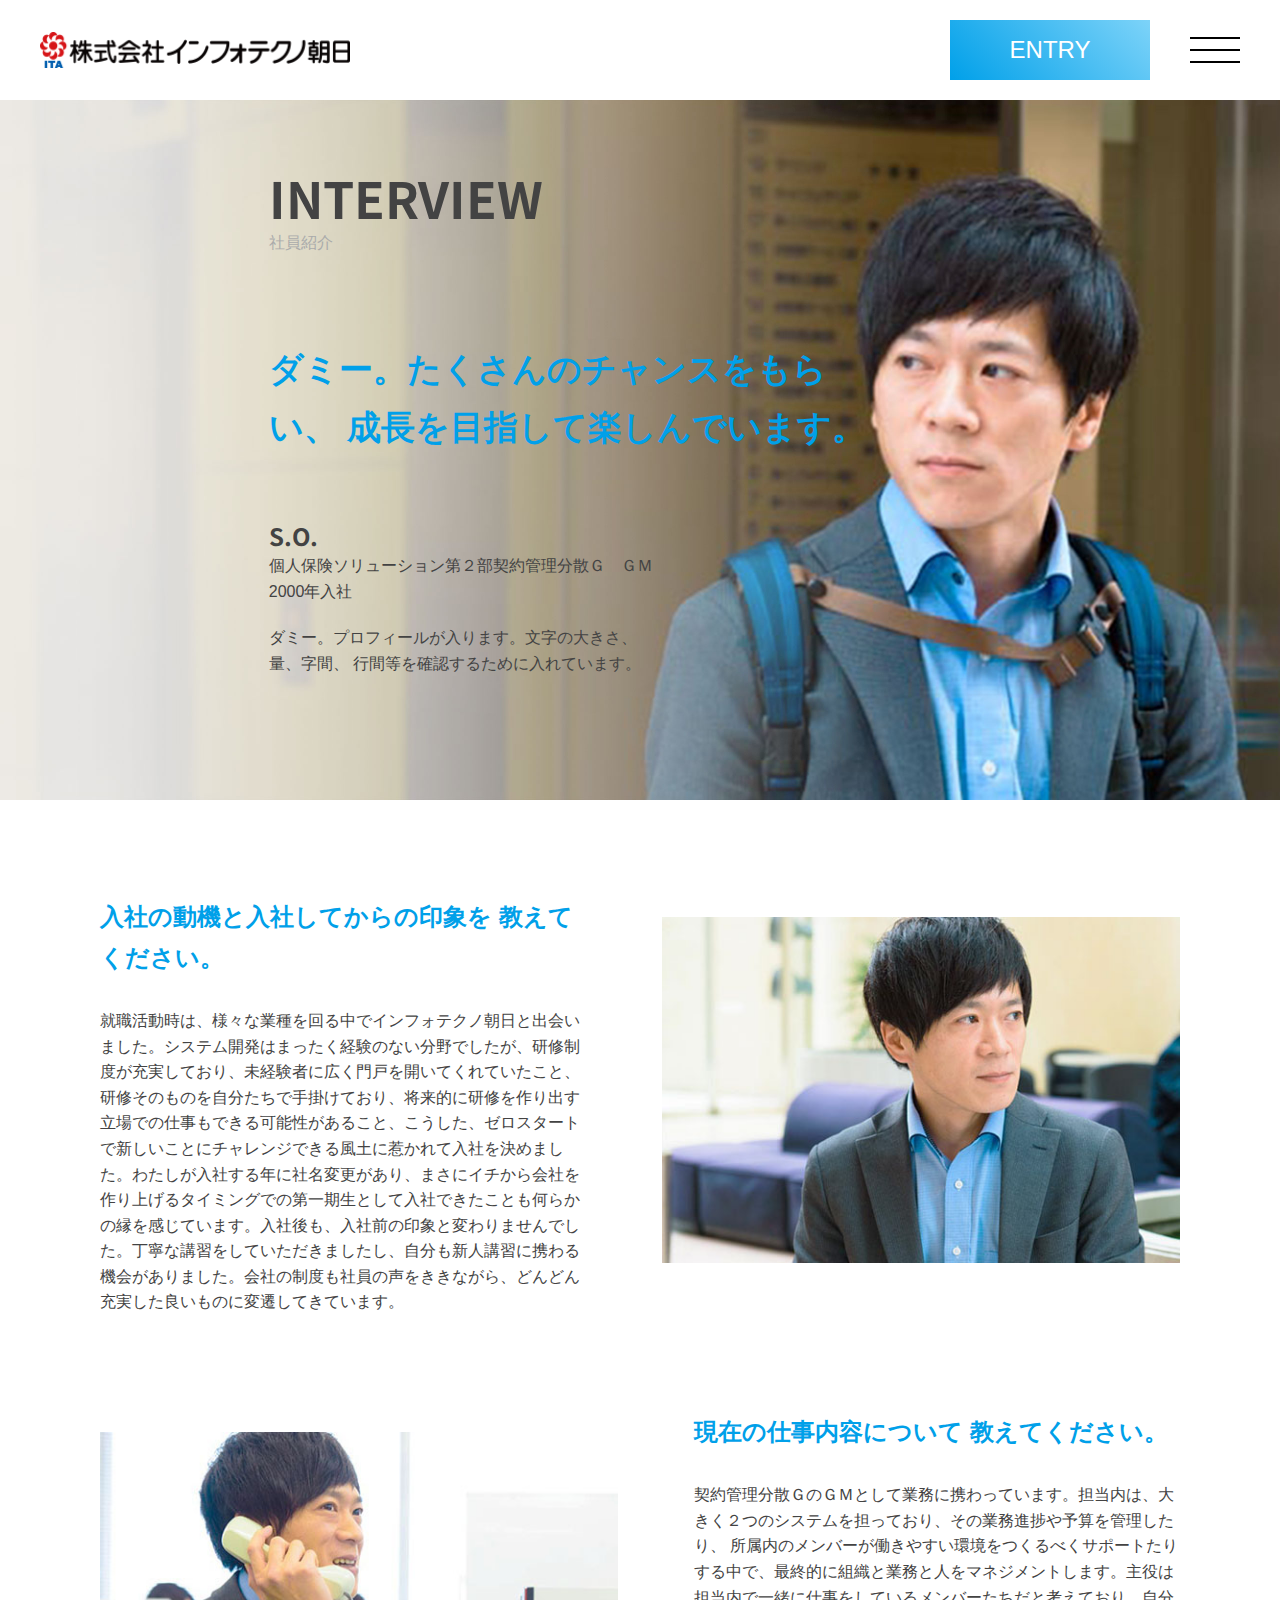
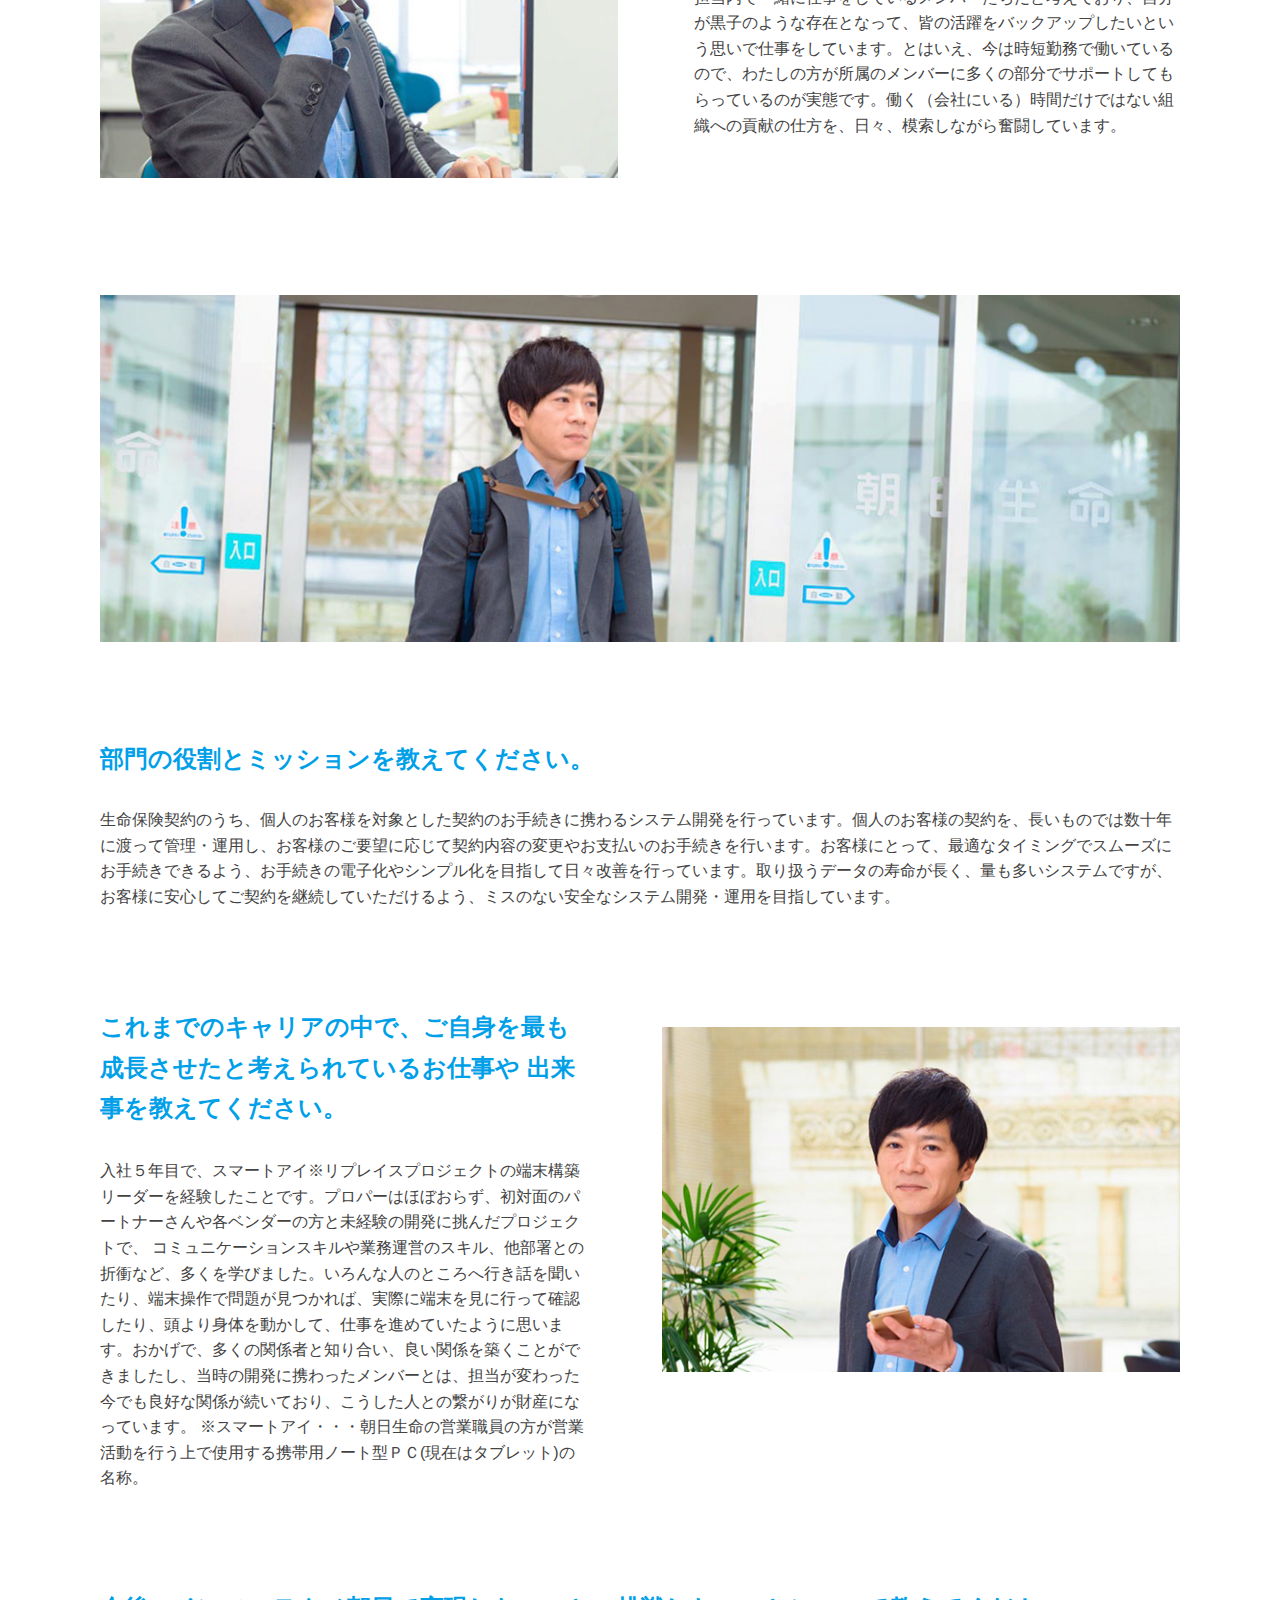
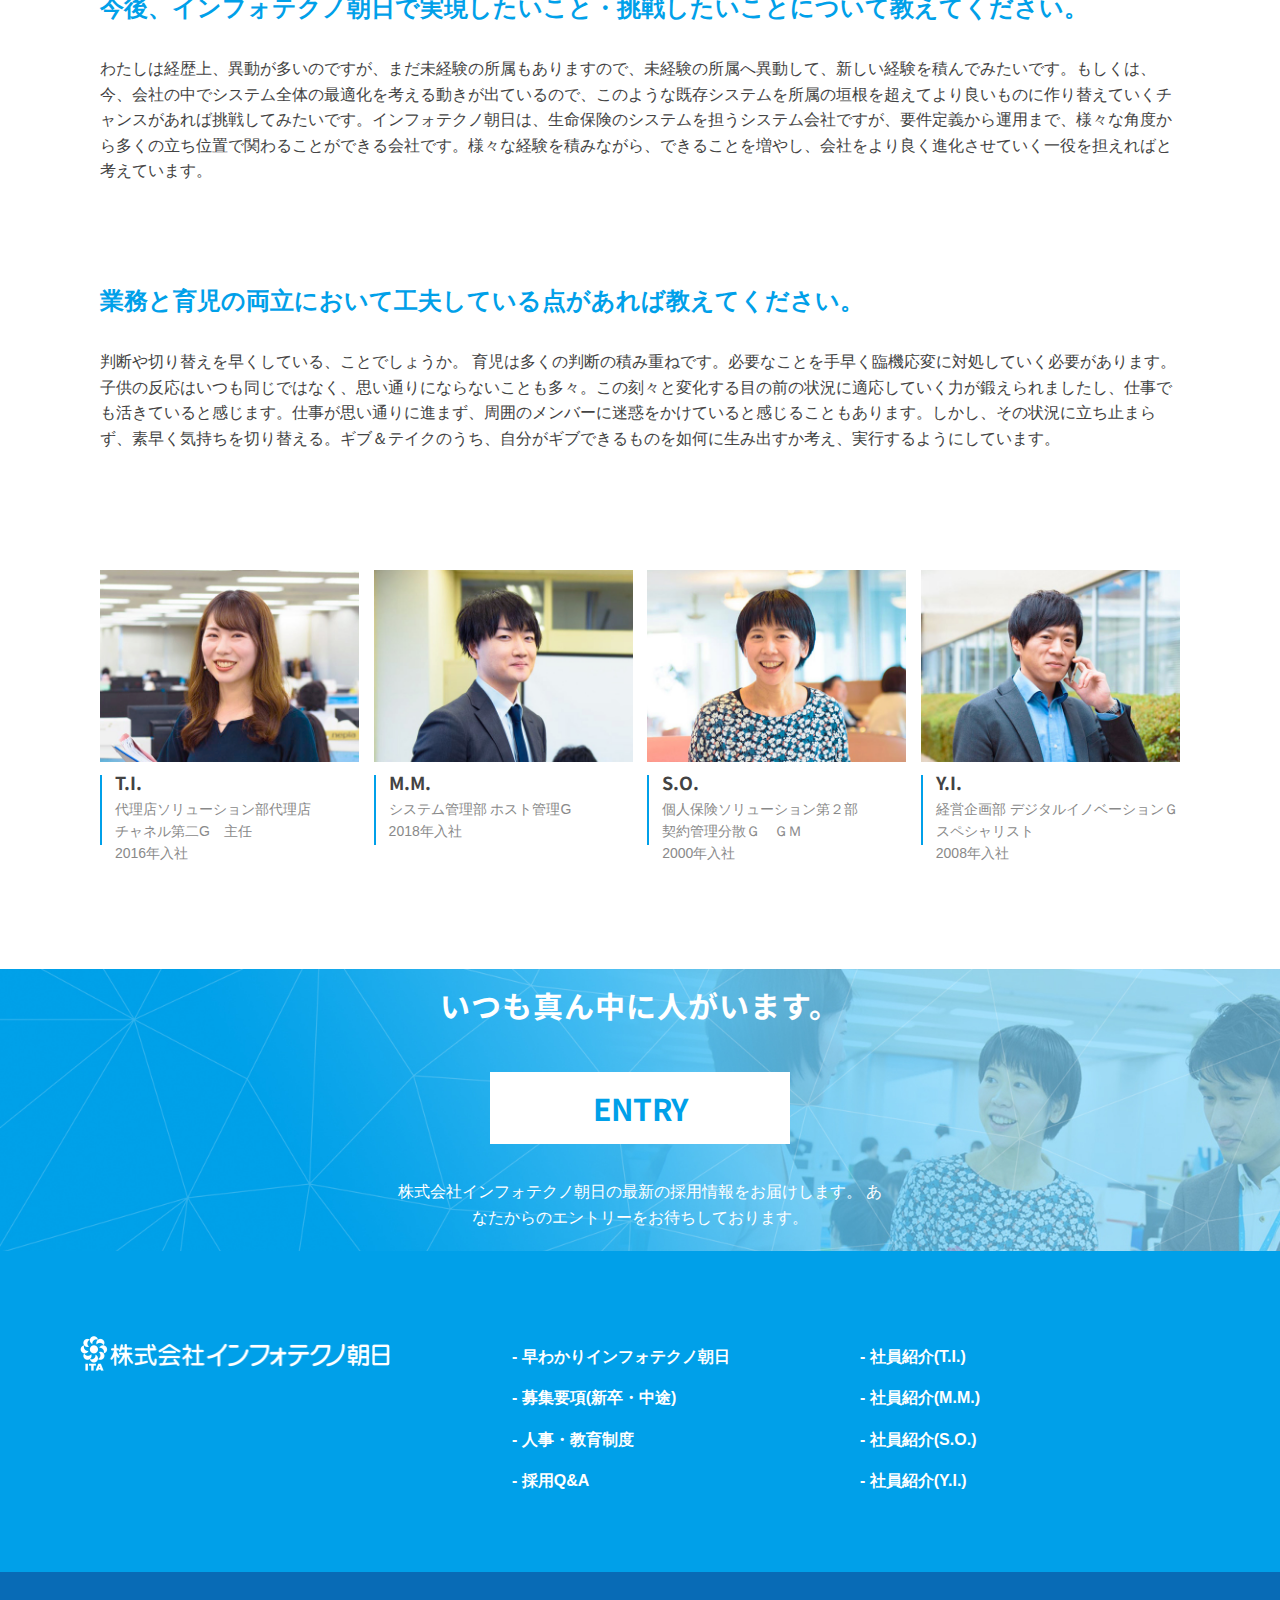
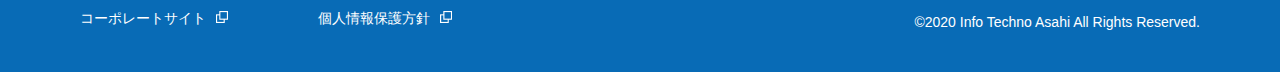
<file: interview/oshida.html>
<!doctype html>
<html lang="ja">

<head>
	<meta charset="utf-8">
	<meta http-equiv="X-UA-Compatible" content="IE=edge">
	<meta name="format-detection" content="telephone=no, address=no, email=no">
	<meta name="viewport" content="width=device-width, minimum-scale=1.0, maximum-scale=10.0, user-scalable=yes">

	<meta property="og:type" content="website">
	<meta property="og:url" content="">
	<meta property="og:image" content="">
	<meta property="og:site_name" content="">
	<meta property="og:title" content="">
	<meta property="og:description" content="">

	<meta name="keywords" content="">
	<meta name="description" content="">
	<link rel="icon" type="image/png" href="../images/common/img_favicon.png">
	<link href="../assets/css/reset.min.css" rel="stylesheet">
	<link href="../assets/css/bootstrap.min.css" rel="stylesheet">
	<link href="../assets/css/bootstrap-adjust.min.css" rel="stylesheet">
	<link href="../assets/plugins/slick/slick.css" rel="stylesheet">
	<link href="../assets/plugins/slick/slick-theme.css" rel="stylesheet">
	<link href="../assets/plugins/smoothroll/smoothroll.css" rel="stylesheet">
	<link href="../css/animate.css" rel="stylesheet">

	<link href="../css/common.css" rel="stylesheet">
	<!-- build:addcss -->
	<!-- <link rel="stylesheet" href="../css/header_footer.css"> -->
	<link rel="stylesheet" href="../css/interview.css">
	<!-- /build:addcss -->
	<title>Task 13</title>
	<link href="https://fonts.googleapis.com/css2?family=Noto+Sans+JP:wght@400;500;700&display=swap" rel="stylesheet">

</head>

<body>
	<header class="header">
        <!-- build:header -->
        <h1 class="header__h1"><a href="../index.html"><img src="../images/common/ita_logo.png" alt="ロゴ"></a></h1>
        <div class="header__wrapper"> <a class="header__entry" href="#link">ENTRY</a>
            <div class="header__button"><span> </span><span> </span><span> </span></div>
        </div>
        <nav class="header__nav">
            <div class="header__menu">
                <h2 class="header__menu--h2"><img src="../images/common/ita_logo_footer.png" alt="ロゴ"></h2>
                <div class="header__menu--wrapUl">
                    <ul class="header__menu--ul">
                        <li> <a href="../in-numbers/index.html">- 早わかりインフォテクノ朝日</a></li>
                        <li> <a href="../employment/index.html">- 募集要項(新卒・中途)</a></li>
                        <li> <a href="../system/index.html">- 人事・教育制度</a></li>
                        <li> <a href="../faq/index.html">- 採用Q&A</a></li>
                    </ul>
                    <ul class="header__menu--ul">
                        <li> <a href="../interview/index.html">- 社員紹介(T.I.)</a></li>
                        <li> <a href="../interview/murai.html">- 社員紹介(M.M.)</a></li>
                        <li> <a href="../interview/ono.html">- 社員紹介(S.O.)</a></li>
                        <li> <a href="../interview/oshida.html">- 社員紹介(Y.I.)</a></li>
                    </ul>
                </div><a class="header__menu--entry" href="#link"></a>
            </div>
        </nav>
        <!-- /build:header -->
    </header>
	<main id="to-top">
		<!-- build:content -->
		<div class="container__main">
			<div class="slick__interview__top">
				<div class="interview slick__view">
					<div class="interview__slider">
						<img src="../images/interview/bg-image-4.jpg" alt="オシダ">
						<div class="interview__top__content">
							<h2 class="title">INTERVIEW</h2>
							<span>社員紹介</span>
							<h3>ダミー。たくさんのチャンスをもらい、
								成長を目指して楽しんでいます。</h3>
							<div class="info">
								<span class="name">S.O.</span>
								<p class="job__main">
									個人保険ソリューション第２部契約管理分散Ｇ　ＧＭ
								</p>
								<span class="join__day">2000年入社</span>
								<p class="detail">ダミー。プロフィールが入ります。文字の大きさ、量、字間、
									行間等を確認するために入れています。</p>
							</div>
						</div>
					</div>
				</div>
			</div>
			<div class="center__content">
				<div class="impressive mt__100">
					<div class="impressive__content slick__center__content">
						<div class="impressive__left slick__info">
							<h2 class="title">入社の動機と入社してからの印象を
								教えてください。</h2>
							<p class="content">
								就職活動時は、様々な業種を回る中でインフォテクノ朝日と出会いました。システム開発はまったく経験のない分野でしたが、研修制度が充実しており、未経験者に広く門戸を開いてくれていたこと、研修そのものを自分たちで手掛けており、将来的に研修を作り出す立場での仕事もできる可能性があること、こうした、ゼロスタートで新しいことにチャレンジできる風土に惹かれて入社を決めました。わたしが入社する年に社名変更があり、まさにイチから会社を作り上げるタイミングでの第一期生として入社できたことも何らかの縁を感じています。入社後も、入社前の印象と変わりませんでした。丁寧な講習をしていただきましたし、自分も新人講習に携わる機会がありました。会社の制度も社員の声をききながら、どんどん充実した良いものに変遷してきています。
							</p>
						</div>
						<div class="impressive__right slick__img__center slick__view">
							<div>
								<img src="../images/interview/img-slider-2-4.jpg" alt="オシダ">
							</div>
						</div>
					</div>
				</div>
				<div class="main__job mt__100">
					<div class="mainjob__content slick__center__content">
						<div class="mainjob__left slick__img__center slick__view">
							<div>
								<img src="../images/interview/img-slider-3-4.jpg" alt="オシダ">
							</div>
						</div>
						<div class="mainjob__right slick__info">
							<h2 class="title">現在の仕事内容について 教えてください。</h2>
							<p class="content">契約管理分散ＧのＧＭとして業務に携わっています。担当内は、大きく２つのシステムを担っており、その業務進捗や予算を管理したり、
								所属内のメンバーが働きやすい環境をつくるべくサポートたりする中で、最終的に組織と業務と人をマネジメントします。主役は担当内で一緒に仕事をしているメンバーたちだと考えており、自分が黒子のような存在となって、皆の活躍をバックアップしたいという思いで仕事をしています。とはいえ、今は時短勤務で働いているので、わたしの方が所属のメンバーに多くの部分でサポートしてもらっているのが実態です。働く（会社にいる）時間だけではない組織への貢献の仕方を、日々、模索しながら奮闘しています。
							</p>
						</div>
					</div>
				</div>
				<div class="slider__center__interview mt__100">
					<div class="slider__center__main slick__view">
						<div>
							<img src="../images/interview/img-slider-4-4.jpg" alt="オシダ">
						</div>
					</div>
					<div class="slider__center__content mt__100">
						<h2 class="title tit-strech">
							部門の役割とミッションを教えてください。
						</h2>
						<p class="content">
							生命保険契約のうち、個人のお客様を対象とした契約のお手続きに携わるシステム開発を行っています。個人のお客様の契約を、長いものでは数十年に渡って管理・運用し、お客様のご要望に応じて契約内容の変更やお支払いのお手続きを行います。お客様にとって、最適なタイミングでスムーズにお手続きできるよう、お手続きの電子化やシンプル化を目指して日々改善を行っています。取り扱うデータの寿命が長く、量も多いシステムですが、お客様に安心してご契約を継続していただけるよう、ミスのない安全なシステム開発・運用を目指しています。
						</p>
					</div>
				</div>
				<div class="slider__content__bot mt__100">
					<div class="slider__letusknow slick__center__content">
						<div class="letusknow__left slick__info">
							<h2 class="title">
								これまでのキャリアの中で、ご自身を最も
								成長させたと考えられているお仕事や
								出来事を教えてください。
							</h2>
							<p class="content">
								入社５年目で、スマートアイ※リプレイスプロジェクトの端末構築リーダーを経験したことです。プロパーはほぼおらず、初対面のパートナーさんや各ベンダーの方と未経験の開発に挑んだプロジェクトで、
								コミュニケーションスキルや業務運営のスキル、他部署との折衝など、多くを学びました。いろんな人のところへ行き話を聞いたり、端末操作で問題が見つかれば、実際に端末を見に行って確認したり、頭より身体を動かして、仕事を進めていたように思います。おかげで、多くの関係者と知り合い、良い関係を築くことができましたし、当時の開発に携わったメンバーとは、担当が変わった今でも良好な関係が続いており、こうした人との繋がりが財産になっています。
								※スマートアイ・・・朝日生命の営業職員の方が営業活動を行う上で使用する携帯用ノート型ＰＣ(現在はタブレット)の名称。
							</p>
						</div>
						<div class="letusknow__right slick__view slick__img__center">
							<div>
								<img src="../images/interview/img-slider-5-4.jpg" alt="オシダ">
							</div>
						</div>
					</div>
					<div class="future__intend mt__100">
						<div class="future__content">
							<h2 class="title tit-strech">今後、インフォテクノ朝日で実現したいこと・挑戦したいことについて教えてください。</h2>
							<p class="content">
								わたしは経歴上、異動が多いのですが、まだ未経験の所属もありますので、未経験の所属へ異動して、新しい経験を積んでみたいです。もしくは、今、会社の中でシステム全体の最適化を考える動きが出ているので、このような既存システムを所属の垣根を超えてより良いものに作り替えていくチャンスがあれば挑戦してみたいです。インフォテクノ朝日は、生命保険のシステムを担うシステム会社ですが、要件定義から運用まで、様々な角度から多くの立ち位置で関わることができる会社です。様々な経験を積みながら、できることを増やし、会社をより良く進化させていく一役を担えればと考えています。
							</p>
						</div>
						<div class="future__content mt__100">
							<h2 class="title tit-strech">業務と育児の両立において工夫している点があれば教えてください。</h2>
							<p class="content">
								判断や切り替えを早くしている、ことでしょうか。 育児は多くの判断の積み重ねです。必要なことを手早く臨機応変に対処していく必要があります。
								子供の反応はいつも同じではなく、思い通りにならないことも多々。この刻々と変化する目の前の状況に適応していく力が鍛えられましたし、仕事でも活きていると感じます。仕事が思い通りに進まず、周囲のメンバーに迷惑をかけていると感じることもあります。しかし、その状況に立ち止まらず、素早く気持ちを切り替える。ギブ＆テイクのうち、自分がギブできるものを如何に生み出すか考え、実行するようにしています。
							</p>
						</div>
					</div>
					<div class="interview__center__end">
						<div class="contact">
							<a class="contact__content" href="index.html">
								<div class="contact__body">
									<img src="../images/interview/img-info-1.jpg" alt="オシダ">
								</div>
								<div class="contact__text">
									<h4 class="title">
										T.I.
									</h4>
									<div class="text">
										<p>代理店ソリューション部代理店</p>
										<p>チャネル第二G　主任</p>
										<p>2016年入社</p>

									</div>
								</div>
							</a>
							<a class="contact__content" href="murai.html">
								<div class="contact__body">
									<img src="../images/interview/img-info-2.jpg" alt="オシダ">
								</div>
								<div class="contact__text">
									<h4 class="title">
										M.M.
									</h4>
									<div class="text">
										<p>システム管理部 ホスト管理G</p>
										<p>2018年入社</p>

									</div>
								</div>
							</a>
							<a class="contact__content" href="ono.html">
								<div class="contact__body">
									<img src="../images/interview/img-info-3.jpg" alt="小野">
								</div>
								<div class="contact__text">
									<h4 class="title">
										S.O.
									</h4>
									<div class="text">
										<p>個人保険ソリューション第２部</p>
										<p>契約管理分散Ｇ　ＧＭ</p>
										<p>2000年入社</p>

									</div>
								</div>
							</a>
							<a class="contact__content" href="oshida.html">
								<div class="contact__body">
									<img src="../images/interview/img-info-4.jpg" alt="オシダ">
								</div>
								<div class="contact__text">
									<h4 class="title">
										Y.I.
									</h4>
									<div class="text">
										<p>経営企画部 デジタルイノベーションＧ</p>
										<p>スペシャリスト</p>
										<p>2008年入社</p>
									</div>
								</div>
							</a>
						</div>
					</div>
				</div>
			</div>
			<div class="interview__entry">
				<div class="entry__bg">
					<div class="entry__content">
						<h2 class="title">
							いつも真ん中に人がいます。
						</h2>
						<div class="button__entry">
							<a href="">
								<span>ENTRY</span>
							</a>
						</div>
						<p class="content">
							株式会社インフォテクノ朝日の最新の採用情報をお届けします。
							あなたからのエントリーをお待ちしております。
						</p>
					</div>
				</div>
			</div>
		</div>
		</div>
		</div>
		<!-- /build:content -->
	</main>
	<footer class="footer">
        <!-- build:footer -->
        <section class="footer__wrapper">
            <div class="footer__inner">
                <h2 class="footer__wrapper--h2"><img src="../images/common/ita_logo_footer.png" alt="ロゴ"></h2>
                <div class="footer__wrapper--wrapUl">
                    <ul class="footer__wrapper--ul">
                        <li> <a href="#link">- 早わかりインフォテクノ朝日</a></li>
                        <li> <a href="../employment/index.html">- 募集要項(新卒・中途)</a></li>
                        <li> <a href="../system/index.html">- 人事・教育制度</a></li>
                        <li> <a href="../faq/index.html">- 採用Q&A</a></li>
                    </ul>
                    <ul class="footer__wrapper--ul">
                        <li> <a href="index.html">- 社員紹介(T.I.)</a></li>
                        <li> <a href="murai.html">- 社員紹介(M.M.)</a></li>
                        <li> <a href="ono.html">- 社員紹介(S.O.)</a></li>
                        <li> <a href="oshida.html">- 社員紹介(Y.I.)</a></li>
                    </ul>
                </div>
            </div>
        </section>
        <section class="footer__copyright">
            <div class="footer__copyright--wrap">
                <div class="footer__copyright--div"> <a href="#link"><span>コーポレートサイト</span></a><a href="#link"><span>個人情報保護方針</span></a></div>
                <p class="footer__copyright--p">©2020 Info Techno Asahi All Rights Reserved.</p>
            </div>
        </section>
        <!-- /build:footer -->
    </footer>
    <a href="#to-top" id="backTop" class="animated bounceInUp"><i class="fa fa-angle-up" aria-hidden="true"></i></a>
	<script src="../assets/js/jquery-2.2.4.min.js"></script>
	<script src="../assets/js/fontawesome.min.js"></script>
	<script src="../assets/plugins/slick/slick.min.js"></script>
	<script src="../assets/plugins/smoothroll/smoothroll.js"></script>
	<script src="../js/general.js"></script>
	<!-- build:addJs -->

	<!-- /build:addJS -->
	<!-- <script>
		$('.slick__view').slick({
			infinite: true,
			autoplay: true,
			autoplaySpeed: 2000,
			speed: 500,
			fade: true,
			cssEase: 'linear',
			pauseOnHover: false
		});
	</script> -->
</body>

</html>
</file>
<file: assets/plugins/smoothroll/smoothroll.css>
.smoothRoll{
	opacity: 0;
	transition: all 1s ease;
	transform: translate3d(0, 150px, 0);
}
</file>
<file: css/common.css>
@charset "UTF-8";
* {
  box-sizing: border-box;
  margin: 0px;
  padding: 0px;
 }

body {
  font-family: "游ゴシック", "Yu Gothic", "Hiragino Kaku Gothic ProN", "Hiragino Kaku 　Gothic Pro", "メイリオ", "ＭＳ ゴシック", sans-serif;
  font-weight:500;
  font-size: 1.6rem;
  }
@media screen and (max-width: 768px) {
  body{
    font-size: 1.4rem;
  }
}
body > main {
  -ms-overflow-x: hidden; }
  @supports (-ms-ime-align: auto) {
    body > main {
      overflow: hidden; }}
/*=================
to top button
=================*/

#backTop{
  position: fixed;
  width: 5rem;
  height: 5rem;
  border-radius: 50%;
  border: .1rem solid white;
  bottom: 4%;
  right: 4%;
  text-align: center;
  color: white;
  font-size: 3rem;
  background-color: #00a0e9;
  transition: all .5s ease;
  z-index: 1030;
  display: none;
}

#backTop>i{
  position: absolute;
  top:50%;
  left:50%;
  transform: translate(-50%, -50%);
}
#backTop:hover{
  filter: drop-shadow(2px 4px 6px black);
}

/*=================
scroll bar
=================*/
::-webkit-scrollbar {
  	width: 1rem;
    height: 1rem; }

/* Track */
::-webkit-scrollbar-track {
  background-color: white; }

/* Handle */
::-webkit-scrollbar-thumb {
  background-color: black;
  border-radius: 1rem; }

/* Handle on hover */
::-webkit-scrollbar-thumb:hover {
  background-color: #4da6ff; }

/*=================
header menu
=================*/
.header {
  position: fixed;
  top: 0px;
  left: 0px;
  padding: 0px 40px;
  width: 100%;
  height: 100px;
  z-index: 10;
  display: flex;
  justify-content: space-between;
  background-color: white;
  align-items: center; }
  @media screen and (max-width: 768px) {
    .header {
      height: 80px;
      padding: 0px 20px; } }
  .header__h1 {
    max-width: 310px;
    width: 100%;
    position: relative;
    z-index: 0;
    opacity: 1;
    margin-right: auto;
    transition: opacity 0.3s ease; }
    @media screen and (max-width: 768px) {
      .header__h1 {
        width: 250px; } }
    .header__h1:hover {
      opacity: 0.8; }
    .header__h1 img {
      width: 100%; }
  .header__h1 > a{
    display: flex;
  }
  .header__wrapper {
    display: flex;
    align-items: center; }
  .header__entry {
    text-decoration: none !important;
    color: white;
    width: 200px;
    height: 60px;
    font-size: 24px;
    font-family: "Kozuka", sans-serif;
    position: relative;
    display: flex;
    justify-content: center;
    align-items: center;
    opacity: 1;
    color: white !important;
    transition: opacity 0.3s ease; }
    @media screen and (max-width: 768px) {
      .header__entry {
        display: none; } }
    .header__entry:hover {
      opacity: 0.8; }
    .header__entry::after {
      content: '';
      position: absolute;
      top: 0px;
      right: 0px;
      bottom: 0px;
      left: 0px;
      background-image: linear-gradient(225deg, #7dd3f9, #00a0e9);
      z-index: -1; }
  .header__button {
    width: 50px;
    height: 30px;
    display: flex;
    position: relative;
    justify-content: center;
    align-items: center;
    margin-left: 40px;
    cursor: pointer; }
    @media screen and (max-width: 768px) {
      .header__button {
        width: 30px; } }
    .header__button > span {
      position: absolute;
      width: 100%;
      height: 2px;
      left: 0;
      background-color: #000000;
      transform-origin: center center;
      transition: transform 0.3s ease; }
      .header__button > span:first-of-type {
        transform: translateY(-12px) rotate(0deg); }
      .header__button > span:last-of-type {
        transform: translateY(12px) rotate(0deg); }
    .header__button.active span {
      transform: translateY(0px) rotate(45deg); }
      .header__button.active span:last-of-type {
        transform: translateY(0px) rotate(135deg); }
  .header__nav {
    position: absolute;
    top: 100%;
    left: 0px;
    width: 100%;
    height: 0px;
    background-image: linear-gradient(225deg, #7dd3f9, #00a0e9);
    overflow: hidden;
    transition: height 0.4s ease; }
    .header__nav.active {
      height: calc(100vh - 100px); }
      @media screen and (max-width: 768px) {
        .header__nav.active {
          height: calc(100vh - 80px); } }
  .header__menu {
    align-items: flex-start;
    padding: 85px 20px 70px;
    max-width: 1160px;
    width: 100%;
    margin: auto;
    text-align: left;
    display: flex;
    justify-content: space-between;
    position: relative;
    top: 50%;
    transform: translateY(-50%); }
    @media screen and (max-width: 768px) {
      .header__menu {
        padding: 85px 0px 70px;
        justify-content: center;
        flex-wrap: wrap; } }
    .header__menu--wrapUl {
      display: flex;
      justify-content: space-between;
      max-width: 52%;
      width: 100%; }
      @media screen and (max-width: 768px) {
        .header__menu--wrapUl {
          max-width: 400px;
          justify-content: space-around;
          flex-wrap: wrap; } }
      @media screen and (max-width: 768px) {
        .header__menu--wrapUl > ul {
          padding: 10px 20px;
          min-width: 233px; } }
      .header__menu--wrapUl > ul:first-of-type {
        margin-right: 20px; }
        @media screen and (max-width: 768px) {
          .header__menu--wrapUl > ul:first-of-type {
            margin-right: 0px; } }
        @media screen and (max-width: 768px) {
          .header__menu--wrapUl > ul:first-of-type {
            margin-right: 0px; } }
    .header__menu--h2 {
      margin-right: 20px;
      min-width: 300px;
      max-width: 310px; }
      @media screen and (max-width: 768px) {
        .header__menu--h2 {
          padding: 10px 20px;
          min-width: 240px;
          margin-right: 0px; } }
      .header__menu--h2 img {
        width: 100%; }
        @media screen and (max-width: 768px) {
          .header__menu--h2 img {
            max-width: 250px;
            width: 100%; } }
    .header__menu--ul {
      padding: 0px; }
      .header__menu--ul li {
        list-style-type: none; }
      .header__menu--ul a {
        text-decoration: none;
        font-weight: bold;
        color: white;
        font-size: 1.6rem;
        line-height: 2.6;
        display: block; }
        .header__menu--ul a:hover{
          opacity: .8;
        }
        @media screen and (max-width: 768px) {
          .header__menu--ul a {
            font-size: 1.4rem; } }
    .header__menu > a {
      display: none; }

body > main > *:first-child {
  margin-top: 100px; }
  @media screen and (max-width: 768px) {
    body > main > *:first-child {
      margin-top: 80px; } }

/*=================
footer
=================*/
.footer {
  width: 100%;
  background-color: #00a0e9; }
  .footer__wrapper {
    align-items: flex-start;
    padding: 85px 20px 70px;
    max-width: 1160px;
    width: 100%;
    margin: auto; }
    @media screen and (max-width: 768px) {
      .footer__wrapper {
        padding: 30px 0px 30px; } }
    @media screen and (max-width: 768px) {
      .footer__wrapper--h2 {
        padding: 10px 20px; } }
    .footer__wrapper--h2 img {
      max-width: 310px;
      width: 100%; }
      @media screen and (max-width: 768px) {
        .footer__wrapper--h2 img {
          max-width: 250px; } }
    .footer__wrapper--wrapUl {
      max-width: 52%;
      width: 100%;
      display: flex;
      justify-content: space-between; }
      @media screen and (max-width: 768px) {
        .footer__wrapper--wrapUl {
          max-width: 550px;
          flex-wrap: wrap; } }
      @media screen and (max-width: 400px) {
        .footer__wrapper--wrapUl {
          justify-content: space-between; } }
      .footer__wrapper--wrapUl > ul {
        padding: 0px; }
        @media screen and (max-width: 768px) {
          .footer__wrapper--wrapUl > ul {
            padding: 10px 20px; } }
        @media screen and (max-width: 400px) {
          .footer__wrapper--wrapUl > ul {
            min-width: 233px; } }
      .footer__wrapper--wrapUl li {
        list-style-type: none; }
      .footer__wrapper--wrapUl a {
        text-decoration: none;
        font-weight: bold;
        color: white;
        font-size: 1.6rem;
        line-height: 2.6;
        display: block; }
      .footer__wrapper--wrapUl a:hover {
        opacity: 0.8;
      }
        @media screen and (max-width: 768px) {
          .footer__wrapper--wrapUl a {
            font-size: 1.4rem; } }
  .footer__inner {
    text-align: left;
    display: flex;
    justify-content: space-between;
    max-width: 900px;
    width: 100%; }
    @media screen and (max-width: 768px) {
      .footer__inner {
        flex-wrap: wrap;
        justify-content: space-around; } }
  .footer__copyright {
    width: 100%;
    background-color: #086bb6;
    font-size: 14px;
    height: 100px;
    display: flex;
    align-items: center; }
    @media screen and (max-width: 768px) {
      .footer__copyright {
        height: auto;
        padding: 10px 0px; } }
    .footer__copyright--wrap {
      max-width: 1160px;
      padding: 0px 20px;
      width: 100%;
      margin: auto;
      display: flex;
      justify-content: space-between; }
      @media screen and (max-width: 768px) {
        .footer__copyright--wrap {
          flex-wrap: wrap; } }
    .footer__copyright--div {
      max-width: 350px;
      width: 100%;
      display: flex;
      justify-content: space-between;
      margin-right: 30px; }
      @media screen and (max-width: 768px) {
        .footer__copyright--div {
          flex-wrap: wrap; }
          .footer__copyright--div > * {
            padding: 10px 0px; } }
    .footer__copyright a {
      text-decoration: none;
      color: white;
      font-size: 14px;
      display: block;
      opacity: 1;
      transition: opacity 0.3s ease;
      position: relative; }
      .footer__copyright a::after {
        content: '';
        position: absolute;
        /*top: 30%;*/
        /*transform: translateY(-50%);*/
        left: calc(100% + 10px);
        background-image: url(../images/common/bg_icon_window.png);
        height: 12px;
        width: 12px;
        background-size: contain; }
      .footer__copyright a:hover {
        opacity: 0.8; }
      .footer__copyright a:not(:last-of-type) {
        margin-right: 20px; }
    .footer__copyright--p {
      color: white; }
      @media screen and (max-width: 768px) {
        .footer__copyright--p {
          padding: 10px 0px; } }
</file>
<file: css/top.css>
.font-face-notosan, .mv__container__content p, .mv__container__content h2, .nav-header .nav-entry a {
  font-family: "Noto Sans JP", sans-serif;
}

.hambuger-toggle {
  margin: auto 0;
}
.hambuger-toggle div {
  height: 0.2rem;
  width: 5rem;
  background-color: black;
  margin: 1rem 0;
}

.nav-header {
  width: 100%;
  height: auto;
  display: flex;
  justify-content: space-between;
  padding: 2rem 4rem;
  flex-direction: row;
  background-color: #fff;
}
.nav-header .nav-logo {
  margin-right: auto;
  margin-top: auto;
  margin-bottom: auto;
}
.nav-header .nav-logo img {
  max-height: 100%;
  height: 2.5rem;
}
.nav-header .nav-entry {
  padding: 2rem 5.5rem;
  margin-right: 5rem;
  background-image: linear-gradient(to right, #0099ff, #7dd3f9);
}
.nav-header .nav-entry a {
  font-weight: bold;
  color: white;
}

.mv__container {
  width: 100%;
  height: 100%;
  position: relative;
}
.mv__container__content {
  width: 100%;
  height: auto;
  position: absolute;
  top: 50%;
  left: 50%;
  text-align: center;
  transform: translate(-50%, -50%);
  -webkit-user-select: none;
  /* Safari */
  -ms-user-select: none;
  /* IE 10+ and Edge */
  user-select: none;
}
.mv__container__content p, .mv__container__content h2 {
  color: white;
  font-weight: bold;
}
.mv__container__content p {
  font-size: 3rem;
}
.mv__container__content h2 {
  font-size: 6rem;
  text-transform: uppercase;
}
.mv__container__mouse {
  width: 2rem;
  height: 4.5rem;
  border-radius: 1rem;
  border: 0.2rem solid white;
  position: absolute;
  left: 50%;
  bottom: 10%;
  transform: translateX(-50%);
}
.mv__container__mouse::before {
  content: "";
  width: 0.6rem;
  height: 0.6rem;
  background: white;
  border-radius: 50%;
  display: block;
  margin: 0.3rem auto;
}
.mv__container__mouse::after {
  content: "Scroll";
  color: white;
  display: block;
  position: absolute;
  font-weight: bold;
  padding-top: 1rem;
  right: 0;
  bottom: 0;
  transform: translate(30%, 100%);
}
.mv .slick-slider.slick-dotted {
  margin-bottom: 0;
}
.mv__sliding {
  width: 100%;
  max-height: 70rem;
  overflow: hidden;
}
.mv__sliding .slick-dots {
  bottom: 3%;
  padding-right: 3%;
  text-align: right;
}
.mv__sliding .slick-dots li {
  background-color: white;
}
.mv__sliding .slick-dots li.slick-active {
  background-color: #0099ff;
}
.mv__sliding .slick-dots li, .mv__sliding .slick-dots li > button {
  height: 0.4rem;
  width: 6rem;
}
.mv__sliding .slick-dots li > button {
  padding: 0;
}
.mv__sliding .slick-dots li > button::before {
  content: "";
  height: 0.4rem;
  width: 6rem;
}
.mv__sliding .slick-list {
  height: 100%;
}
.mv__sliding .slick-list .slick-track {
  height: 100%;
}
.mv__sliding__img {
  width: 100%;
  height: 100%;
  position: relative;
}
.mv__sliding__img img {
  width: 100%;

  object-fit: cover;
}
.mv__sliding__img:hover {
  cursor: pointer;
}
.mv__sliding__img:after {
  content: "";
  width: 100%;
  height: 100%;
  position: absolute;
  left: 0;
  top: 0;
  background-color: rgba(0, 153, 255, 0.2);
}

.background-under {
  position: absolute;
  z-index: -1;
}

.grid-box {
  width: 100%;
  height: auto;
}
.about {
  position: relative;
  padding-top: 10rem;
  min-height: 75rem;
}
.about__bg1 {
  width: 50%;
  max-width: 60%;
  height: 42rem;
  top: 14rem;
  background-color: #f0faff;
}
.about__bg2 {
  top: 22rem;
  right: 0;
  max-width: 60%;
  z-index: 0;
}
.about__bg2 img {
  width: 100%;
  height: 100%;
  object-fit: cover;
}
.about__container {
  max-width: 35%;
}
.about__container h2 {
  font-size: 8.8rem;
  margin-bottom: 4.2rem;
}
.about__container span {
  color: #0099ff;
  font-weight: bold;
  font-size: 2.8rem;
  letter-spacing: 0.1rem;
  margin-bottom: 3.4rem;
  display: inline-block;
}
.about__container p {
  font-size: 1.6rem;
  letter-spacing: 0.1rem;
  margin-bottom: 7rem;
  color: #535353;
}

.interview {
  position: relative;
  padding-top: 10rem;
  min-height: 110rem;
}
.interview__bg1 {
  width: 120rem;
  height: 94rem;
  right: 0;
  top: 14rem;
  background-color: #f0faff;
}
.interview__container {
  width: 100%;
}
.interview__container h2 {
  font-size: 8.8rem;
  margin-bottom: 4.2rem;
}
.interview__container span {
  color: #0099ff;
  font-weight: bold;
  font-size: 2.8rem;
  letter-spacing: 0.1rem;
  margin-bottom: 3.4rem;
  display: inline-block;
}
.interview__container p {
  font-size: 1.6rem;
  letter-spacing: 0.1rem;
  margin-bottom: 7rem;
  color: #535353;
}
.interview-ey {
  display: flex;
  flex-direction: row;
  justify-content: space-between;
}
.interview-ey__em {
  width: 23%;
  min-height: 10rem;
  overflow: hidden;
  position: relative;
}
.interview-ey__em .interview-ey__img {
  max-height: 40rem;
  position: relative;
  overflow: hidden;
}
.interview-ey__em .interview-ey__img img {
  width: 100%;
  height: 100%;
  transition: all 1s ease;
}
.interview-ey__em .interview-ey__img:hover {
  cursor: pointer;
}
.interview-ey__em .interview-ey__img:hover img {
  transform: scale(1.25);
}
.interview-ey__em .interview-ey__img:hover::before {
  background-color: rgba(0, 153, 255, 0.5);
}
.interview-ey__em .interview-ey__img::before {
  content: "";
  width: 100%;
  height: 100%;
  top: 0;
  left: 0;
  background-color: rgba(255, 255, 255, 0.2);
  position: absolute;
  z-index: 1;
}
.interview-ey__em a {
  text-decoration: none !important;
}
.interview-ey__em h4 {
  font-size: 2.4rem;
  color: #0099ff;
  font-weight: bold;
  margin-top: 2rem;
  margin-bottom: 0.5rem;
}
.interview-ey__em p {
  width: 90%;
  color: #666666;
  font-size: 1.6rem;
  letter-spacing: 0.1rem;
}
.interview-ey__em:nth-child(odd) {
  margin-top: 5rem;
}

.entry {
  position: relative;
  padding-top: 10rem;
  min-height: 100rem;
}
.entry__container {
  width: 100%;
  position: relative;
}
.entry__container h2 {
  font-size: 8.8rem;
  margin-bottom: 4.2rem;
}
.entry__container span {
  color: #0099ff;
  font-weight: bold;
  font-size: 2.8rem;
  letter-spacing: 0.1rem;
  margin-bottom: 3.4rem;
  display: inline-block;
}
.entry__container p {
  font-size: 1.6rem;
  letter-spacing: 0.1rem;
  margin-bottom: 7rem;
  color: #535353;
}
.entry__container .btn--rectangle {
  position: absolute;
  bottom: 0;
  right: 0;
}
.entry__bg {
  max-width: 90%;
  margin: 10rem auto;
  position: relative;
}
.entry__bg1 {
  width: 100%;
  height: 38rem;
  left: 0;
  top: 14rem;
  background-color: #f0faff;
}
.entry__bg2 {
  width: 100%;
  height: 19rem;
  left: 0;
  bottom: 0;
  background-color: #f0faff;
}
.entry .flex__bg {
  display: flex;
  flex-direction: row;
  justify-content: space-between;
}
.entry .flex__bg img {
  width: 100%;
}

.btn--rectangle {
  min-width: 18rem;
  height: 5rem;
  padding-top: 1.9rem;
  padding-bottom: 2rem;
  text-align: center;
  color: white;
  display: inline-block;
  outline: none;
  border: none;
  background-color: #0099ff;
  font-weight: bold;
  transition: all 0.5s ease;
}

.btn--rectangle:hover {
  transform: translateX(1.5rem);
  text-decoration: none;
  color: white;
  opacity: 0.8;
}

.interface__img--skew {
  position: relative;
  overflow: hidden;
}
.interface__img--skew span {
  position: absolute;
  top: 50%;
  left: 50%;
  transform: translate(-50%, -50%);
  color: white;
  font-weight: bold;
  font-size: 2.6rem;
  z-index: 1;
}
.interface__img--skew img {
  filter: brightness(0.7);
}

.interface__img--skew:hover::before {
  width: 10%;
  background-color: rgba(0, 153, 255, 0.5);
  transform: translateX(100%) skew(0, 0);
}

.interface__img--skew::before {
  content: "";
  width: 100%;
  height: 100%;
  top: 0;
  left: 0;
  transform: translateX(0) skew(0, 0);
  background-color: rgba(0, 153, 255, 0.4);
  position: absolute;
  transition: all 1s ease;
  z-index: 1;
}

.mouse-key-frame {
  animation-name: mouseKeyframe;
  animation-duration: 2s;
  animation-timing-function: linear;
  animation-iteration-count: infinite;
  animation-direction: alternate;
}

@keyframes mouseKeyframe {
  0% {
    transform: translateY(0%);
  }
  100% {
    transform: translateY(50%);
  }
}
@media only screen and (min-width: 769px) and (max-width: 1024px) {
  .about {
    min-height: 52rem;
  }
  .about__container {
    padding: 0 2rem;
  }

  .interview {
    min-height: 100rem;
  }
  .interview__bg1 {
    max-height: 90rem;
  }
  .interview__container {
    padding: 0 2rem;
  }
  .interview-ey {
    padding: 0 2rem;
  }

  .entry__container {
    padding: 0 2rem;
  }
  .entry .btn--rectangle {
    right: 5%;
  }

  .grid-box__container h2 {
    font-size: 5.8rem;
  }
  .grid-box__container span {
    font-size: 2.2rem;
  }
  .grid-box__container p {
    font-size: 1.4rem;
  }
}
@media only screen and (max-width: 768px) {
  .mv__container__content p {
    font-size: 2rem;
  }
  .mv__container__content h2 {
    font-size: 4rem
  }
  .mv__container .slick-dots {
    display: none !important;
  }
  .mv__container__mouse {
    width: 0.2rem;
    height: 4.5rem;
    border-radius: 0.1rem;
    border: none;
    position: absolute;
    background-color: white;
    left: 50%;
    bottom: 10%;
    transform: translateX(-50%);
  }
  .mv__container__mouse::before {
    content: '';
    width: 0;
    height: 0;
  }
  .mv__container__mouse::after {
    content: '';
  }
  .about {
    min-height: 80rem;
    padding-top: 5rem;
  }
  .about__bg1 {
    width: 80%;
    max-width: 90%;
  }
  .about__bg2 {
    max-width: 80%;
    height: 100%;
    bottom: 0;
    right: 0;
    z-index: -1;
  }
  .about__bg2 img {
    object-fit: contain;
  }
  .about__container {
    padding: 0 2rem;
    max-width: 100%;
  }
  .about__container .btn--rectangle {
    width: 18rem;
    margin: 0 auto;
    display: block;
  }
  .interview {
    min-height: 100rem;
    padding-top: 3rem;
  }
  .interview__bg1 {
    max-height: 90rem;
  }
  .interview__container {
    padding: 0 2rem;
  }

  .interview__container p {
    margin-bottom: 0;
  }
  .interview-ey__em h4 {
    font-size: 1.6rem;
  }
  .interview-ey__em p {
    font-size: 1.4rem;
    width: auto;
  }
  .interview-ey {
    padding: 2rem;
    flex-wrap: wrap;
  }
  
  .interview-ey__em:nth-child(odd) {
    margin-top: 2rem;
  }
  .interview-ey__em {
    width: 48%;
    margin-top: 2rem;
  }
  .entry__container {
    padding: 0 2rem;
  }
  .entry .btn--rectangle {
    position: static;
    width: 18rem;
    margin: 0 auto;
    display: block;
  }
  .entry__bg {
    margin: 2rem auto;
  }
  .entry__bg.flex__bg {
    display: inherit;
  }
  .entry__bg.flex__bg .interface__img--skew {
    margin: 10vw 0;
  }

  .grid-box__container h2 {
    font-size: 4rem;
  }
  .grid-box__container span {
    font-size: 2.2rem;
  }
  .grid-box__container p {
    font-size: 1.4rem;
  }
  .interface__img--skew span {
    font-size: 1.6rem;
  }
}
/*# sourceMappingURL=page1.css.map */
</file>
<file: css/common_low.css>
/*=================
figure img
=================*/
.topbanner__background {
  width: 100%;
}
.topbanner__background figure {
  width: 100%;
  position: relative;
}
.topbanner__background .topbanner__background--inner span {
  font-weight: bold;
}
@media screen and (max-width: 1024px) {
  .topbanner__background figure {
    overflow: hidden;
    display: flex;
    justify-content: flex-end;
  }
}
.topbanner__background img {
  display: block;
  width: 100%;
}
@media screen and (max-width: 1024px) {
  .topbanner__background img {
    width: auto;
    max-height: 190px;
    height: 100%;
  }
}
@media screen and (max-width: 768px) {
  .topbanner__background img {
    height: 46.9vw;
  }
}
.topbanner__background--inner {
  position: absolute;
  top: 50%;
  left: 50%;
  transform: translate(-50%, -50%);
  z-index: 1;
}
.topbanner__background--inner > h2,
.topbanner__background--inner > h2 > span{
  font-family: "Kozuka", sans-serif;
  color: #383838;
  width: max-content;
  margin: auto;
  font-weight: bold;
}
.topbanner__background--inner > h2{
  font-size: 3rem;
  line-height: 3.5rem;
  text-align: center;
}
.topbanner__background--inner > h2 > span {
  display: block;
  font-size: 2rem;
  color: #00a0e9;
  letter-spacing: .1rem;
}
@media screen and (max-width: 768px) {
  .topbanner__background--inner > h2 {
    font-size: 2rem;
  } .topbanner__background--inner > h2 > span {
    font-size: 1.4rem;
  }
}
</file>
<file: css/employment.css>
/*@charset "UTF-8";
html {
  font-size: 10px;
  -webkit-box-sizing: border-box;
          box-sizing: border-box;
}

body {
  position: relative;
  font-family: "游ゴシック", "Yu Gothic", "Hiragino Kaku Gothic ProN", "Hiragino Kaku Gothic Pro", "メイリオ", "ＭＳ ゴシック", sans-serif;
  font-size: 1.6rem;
  color: #222;
  font-weight: 500;
  background-color: #fff;
}

body, a, dd, div, dt, h1, h2, h3, h4, h5, h6, html, label, li, p, span, td, th {
  line-height: 1.6;
}

@media screen and (max-width: 768px) {
  body, a, dd, div, dt, h1, h2, h3, h4, h5, h6, html, label, li, p, span, td, th {
    line-height: 1.4;
  }
}

a {
  display: inline-block;
  text-decoration: none;
  -webkit-transition: 0.3s ease-in-out;
  transition: 0.3s ease-in-out;
  color: #222;
}

a {
  outline: none;
}

a img {
  outline: none;
}

a:focus, *:focus {
  outline: none;
  text-decoration: none;
}

a:hover {
  text-decoration: none;
  -webkit-transition: 0.3s ease-in-out;
  transition: 0.3s ease-in-out;
  opacity: 0.8;
  color: #222;
}

a:visited {
  text-decoration: none;
}

img {
  max-width: 100%;
}

.container {
  margin: 0 auto;
  max-width: 1120px;
}

@media screen and (max-width: 768px) {
  .container {
    padding: 0 20px !important;
    max-width: 100%;
  }
}
*/
.employment__banner {
  background-image: url(../images/employment/img_employment_banner.jpg);
  height: 300px;
  background-size: cover;
  background-position: center;
  position: relative;
  background-repeat: no-repeat;
}

@media screen and (max-width: 768px) {
  .employment__banner {
    height: 46.9vw;
  }
}

.employment__banner h2 {
  font-family: 'Noto Sans JP', sans-serif;
  font-size: 3rem;
  position: absolute;
  top: 50%;
  left: 0;
  -webkit-transform: translate(0, -50%);
          transform: translate(0, -50%);
  width: 100%;
  text-align: center;
}

@media screen and (max-width: 768px) {
  .employment__banner h2 {
    font-size: 2rem;
  }
}

.employment__banner h2 span {
  display: block;
  font-weight: bold;
}

.employment__banner h2 span.title {
  font-size: 2rem;
  color: #00a0e9;
  font-weight: 500;
}

@media screen and (max-width: 768px) {
  .employment__banner h2 span.title {
    font-size: 1.4rem;
  }
}

.employment__content {
  padding: 100px 0 120px 0;
}

@media screen and (max-width: 768px) {
  .employment__content {
    padding: 40px 20px !important;
  }
}

.employment__content__wrapper {
  margin-bottom: 80px;
}

@media screen and (max-width: 768px) {
  .employment__content__wrapper {
    margin-bottom: 30px;
  }
}

.employment__content__wrapper div {
  border-top: 1px solid #c9c9c9;
  padding: 40px 0;
}

@media screen and (max-width: 768px) {
  .employment__content__wrapper div {
    padding: 20px 0;
  }
}

@media screen and (max-width: 768px) {
  .employment__content__wrapper div span {
    font-size: 1.4rem;
  }
}

.employment__content__wrapper div span:nth-of-type(1) {
  width: 16%;
  font-weight: bold;
  display: inline-block;
  vertical-align: top;
}

@media screen and (max-width: 768px) {
  .employment__content__wrapper div span:nth-of-type(1) {
    width: 100%;
    margin-bottom: 10px;
  }
}

.employment__content__wrapper div span:nth-of-type(2) {
  width: 83%;
  display: inline-block;
}

@media screen and (max-width: 768px) {
  .employment__content__wrapper div span:nth-of-type(2) {
    width: 100%;
  }
}

.employment__content__wrapper div span:nth-of-type(2) > a {
  color: #00a0e9 !important;
  text-decoration: underline;
}

.employment__content .employment--btn {
  text-align: center;
}

.employment__content .employment--btn .btn {
  color: #fff;
  background-color: #00a0e9;
  border: 1px solid #00a0e9;
  width: 100%;
  max-width: 300px;
  padding: 25px 0;
  letter-spacing: 0.1em;
  text-align: center;
  overflow: hidden;
  position: relative;
  cursor: pointer;
  display: inline-block;
  text-decoration: none;
  -webkit-transition: 0.3s ease-in-out;
  transition:all 0.3s ease;
}
.employment__content .employment--btn .btn:hover {
  background-color: white;
  color: #00a0e9;

}
@media screen and (max-width: 768px) {
  .employment__content .employment--btn .btn {
    max-width: 300px;
    padding: 20px 0;
  }
}

/*.employment__content .employment--btn .btn:after {
  content: '';
  position: absolute;
  width: 0;
  height: 100%;
  left: -35%;
  top: 0;
  -webkit-transition-duration: 1s;
          transition-duration: 1s;
  -webkit-transform-origin: top left;
          transform-origin: top left;
  z-index: 1;
  -webkit-transition: all 0.3s;
  transition: all 0.3s;
}

.employment__content .employment--btn .btn:hover:after {
  width: 135%;
  height: 100%;
  background: #fff;
}

.employment__content .employment--btn .btn:hover span {
  color: #00a0e9;
  opacity: 1;
}*/

.employment__content .employment--btn .btn > span {
  font-size: 3rem;
  font-weight: bold;
  position: relative;
  z-index: 2;
  line-height: 1;
  vertical-align: middle;
  -webkit-transition: all 0.3s;
  transition: all 0.3s;
  font-family: 'Noto Sans JP', sans-serif;
}

@media screen and (max-width: 768px) {
  .employment__content .employment--btn .btn > span {
    font-size: 2rem;
  }
}
/*# sourceMappingURL=employment.css.map */
</file>
<file: css/faq.css>
/*.faq__background {
  width: 100%;
}
.faq__background figure {
  width: 100%;
  position: relative;
}
.faq__background .faq__background--inner span {
  font-weight: bold;
}
@media screen and (max-width: 1024px) {
  .faq__background figure {
    overflow: hidden;
    display: flex;
    justify-content: flex-end;
  }
}
.faq__background img {
  display: block;
  width: 100%;
}
@media screen and (max-width: 1024px) {
  .faq__background img {
    width: auto;
    max-height: 190px;
    height: 100%;
  }
}
@media screen and (max-width: 768px) {
  .faq__background img {
    height: 46.9vw;
  }
}
.faq__background--inner {
  position: absolute;
  top: 50%;
  left: 50%;
  transform: translate(-50%, -50%);
  z-index: 1;
}
.faq__background--inner > h2,
.faq__background--inner > h2 > span{
  font-family: "Kozuka", sans-serif;
  color: #383838;
  width: max-content;
  margin: auto;
}
.faq__background--inner > h2{
  font-size: 3rem;
}
.faq__background--inner > h2 > span {
  display: block;
  font-size: 2rem;
  color: #00a0e9;
}
*/


.faq__questions {
  max-width: 1040px;
  padding: 80px 20px 0px;
  width: 100%;
  margin: auto;
  color: #383838;
}
/*.faq__questions a:hover {
  background-color: white;
  color: #00a0e9;
  border: 2px solid #00a0e9;
  transition: all 0.5s;
  -webkit-transition: all 0.5s;
  -moz-transition: all 0.5s;
  -ms-transition: all 0.5s;
  -o-transition: all 0.5s;
  transform: translate(5%, 0);
  -webkit-transform: translate(5%, 0);
  -moz-transform: translate(5%, 0);
  -ms-transform: translate(5%, 0);
  -o-transform: translate(5%, 0);
}*/
.faq__questions .faq__questions--part {
  cursor: pointer;
}
.faq__questions .faq__questions--part:hover .faq__questions--Q {
  color: #00a0e9;
  transition: all 0.5s;
  -webkit-transition: all 0.5s;
  -moz-transition: all 0.5s;
  -ms-transition: all 0.5s;
  -o-transition: all 0.5s;
}
@media screen and (max-width: 768px) {
  .faq__questions {
    padding: 20px 20px 0px;
    max-width: 600px;
  }
}
.faq__questions > *:not(:last-of-type) {
  padding-bottom: 45px;
  border-bottom: 1px solid #c9c9c9;
}
@media screen and (max-width: 768px) {
  .faq__questions > *:not(:last-of-type) {
    padding-bottom: 15px;
  }
}
.faq__questions--Q {
  display: flex;
  font-weight: bold;
  font-size: 1.6rem;
  align-items: baseline;
  position: relative;
  padding: 55px 40px 10px 0px;
}
@media screen and (max-width: 768px) {
  .faq__questions--Q {
    font-size: 1.4rem;
    padding: 25px 40px 10px 0px;
  }
}
.faq__questions--Q span {
  color: #00a0e9;
  font-size: 3rem;
  display: block;
  max-width: 5rem;
  width: 100%;
}
@media screen and (max-width: 768px) {
  .faq__questions--Q span {
    font-size: 2.8rem;
  }
}
.faq__questions--button {
  position: absolute;
  top: 55px;
  right: 0px;
  width: 30px;
  height: 30px;
  display: flex;
  align-items: center;
  justify-content: center;
  cursor: pointer;
}
.btn-entry {
    display: flex;
    width: 100%;
    max-width: 300px;
    margin: 100px auto 120px;
    padding: 10px 0;
    align-items: center;
    justify-content: center;
    font-size: 3.2rem;
    color: white;
    font-weight: bold;
    background-color: #00a0e9;
    text-decoration: none;
    transition: all .5s ease;
    border: 1px solid #00a0e9;
  }
    .btn-entry:hover{
      background-color: white;
      color: #00a0e9 !important;
    }
@media screen and (max-width: 768px) {
  .faq__questions--button {
    position: absolute;
    top: 55px;
    right: 0px;
    width: 30px;
    height: 30px;
    display: flex;
    align-items: center;
    justify-content: center;
    cursor: pointer; }
    @media screen and (max-width: 768px) {
      .faq__questions--button {
        top: 40px;
        width: 20px;
        height: 20px; } }
    .faq__questions--button > span {
      position: absolute;
      width: 100%;
      height: 1px;
      background-color: #000000;
      transform-origin: center center; }
      .faq__questions--button > span:last-of-type {
        transform: rotate(90deg);
        transition: transform 0.3s ease; }
  .faq__questions--A {
    height: 0px;
    overflow: hidden;
    transition: height 0.3s ease; }
  .faq__questions--hiden {
    display: flex;
    align-items: baseline;
    color: #383838; }
    .faq__questions--hiden > span {
      font-size: 2.4rem;
      max-width: 50px;
      font-weight: bold;
      width: 100%;
      padding-left: 7px; }
      @media screen and (max-width: 768px) {
        .faq__questions--hiden > span {
          font-size: 1.8rem; } }
    .faq__questions--hiden > p {
      font-size: 1.6rem; }
      @media screen and (max-width: 768px) {
        .faq__questions--hiden > p {
          font-size: 1.4rem; } }
    @media screen and (max-width: 768px) {
      .faq__questions > a {
        height: 60px;
        max-width: 300px;
        font-size: 2rem;
        margin: 40px auto 60px; } }
  .faq__questions--part.active .faq__questions--A {
    height: auto; }
  .faq__questions--part.active .faq__questions--button span:last-of-type {
    transform: rotate(0deg);
    width: 20px;
    height: 1px;
  }
}
.faq__questions--button > span {
  position: absolute;
  width: 100%;
  height: 1px;
  background-color: #000000;
  transform-origin: center center;
}
.faq__questions--button > span:last-of-type {
  transform: rotate(90deg);
  transition: transform 0.3s ease;
}
.faq__questions--A {
  height: 0px;
  overflow: hidden;
  transition: height 0.3s ease;
}
.faq__questions--hiden {
  display: flex;
  align-items: baseline;
  color: #383838;
}
.faq__questions--hiden > span {
  font-size: 2.4rem;
  max-width: 50px;
  font-weight: bold;
  width: 100%;
  padding-left: 7px;
}
@media screen and (max-width: 768px) {
  .faq__questions--hiden > span {
    font-size: 1.8rem;
  }
}
.faq__questions--hiden > p {
  font-size: 1.6rem;
}
@media screen and (max-width: 768px) {
  .faq__questions--hiden > p {
    font-size: 1.4rem;
  }
}
/*.faq__questions > a {
  display: flex;
  height: 100px;
  max-width: 400px;
  margin: 100px auto 120px;
  align-items: center;
  justify-content: center;
  font-size: 3.2rem;
  color: white;
  font-weight: bold;
  background-color: #00a0e9;
  text-decoration: none;
  width: 100%;
}*/
@media screen and (max-width: 768px) {
  .faq__questions > a {
    height: 60px;
    max-width: 300px;
    font-size: 2rem;
    margin: 40px auto 60px;
  }
}
.faq__questions--part.active .faq__questions--A {
  height: auto;
}
.faq__questions--part.active .faq__questions--button span:last-of-type {
  transform: rotate(0deg);
}
.backTopFaq i{ color: white;}
</file>
<file: css/odometer-theme-default.css>
.odometer.odometer-auto-theme, .odometer.odometer-theme-default {
  display: inline-block;
  vertical-align: middle;
  *vertical-align: auto;
  *zoom: 1;
  *display: inline;
  position: relative;
}
.odometer.odometer-auto-theme .odometer-digit, .odometer.odometer-theme-default .odometer-digit {
  display: inline-block;
  vertical-align: middle;
  *vertical-align: auto;
  *zoom: 1;
  *display: inline;
  position: relative;
}
.odometer.odometer-auto-theme .odometer-digit .odometer-digit-spacer, .odometer.odometer-theme-default .odometer-digit .odometer-digit-spacer {
  display: inline-block;
  vertical-align: middle;
  *vertical-align: auto;
  *zoom: 1;
  *display: inline;
  visibility: hidden;
}
.odometer.odometer-auto-theme .odometer-digit .odometer-digit-inner, .odometer.odometer-theme-default .odometer-digit .odometer-digit-inner {
  text-align: left;
  display: block;
  position: absolute;
  top: 0;
  left: 0;
  right: 0;
  bottom: 0;
  overflow: hidden;
}
.odometer.odometer-auto-theme .odometer-digit .odometer-ribbon, .odometer.odometer-theme-default .odometer-digit .odometer-ribbon {
  display: block;
}
.odometer.odometer-auto-theme .odometer-digit .odometer-ribbon-inner, .odometer.odometer-theme-default .odometer-digit .odometer-ribbon-inner {
  display: block;
  -webkit-backface-visibility: hidden;
}
.odometer.odometer-auto-theme .odometer-digit .odometer-value, .odometer.odometer-theme-default .odometer-digit .odometer-value {
  display: block;
  -webkit-transform: translateZ(0);
}
.odometer.odometer-auto-theme .odometer-digit .odometer-value.odometer-last-value, .odometer.odometer-theme-default .odometer-digit .odometer-value.odometer-last-value {
  position: absolute;
}
.odometer.odometer-auto-theme.odometer-animating-up .odometer-ribbon-inner, .odometer.odometer-theme-default.odometer-animating-up .odometer-ribbon-inner {
  -webkit-transition: -webkit-transform 2s;
  -moz-transition: -moz-transform 2s;
  -ms-transition: -ms-transform 2s;
  -o-transition: -o-transform 2s;
  transition: transform 2s;
}
.odometer.odometer-auto-theme.odometer-animating-up.odometer-animating .odometer-ribbon-inner, .odometer.odometer-theme-default.odometer-animating-up.odometer-animating .odometer-ribbon-inner {
  -webkit-transform: translateY(-100%);
  -moz-transform: translateY(-100%);
  -ms-transform: translateY(-100%);
  -o-transform: translateY(-100%);
  transform: translateY(-100%);
}
.odometer.odometer-auto-theme.odometer-animating-down .odometer-ribbon-inner, .odometer.odometer-theme-default.odometer-animating-down .odometer-ribbon-inner {
  -webkit-transform: translateY(-100%);
  -moz-transform: translateY(-100%);
  -ms-transform: translateY(-100%);
  -o-transform: translateY(-100%);
  transform: translateY(-100%);
}
.odometer.odometer-auto-theme.odometer-animating-down.odometer-animating .odometer-ribbon-inner, .odometer.odometer-theme-default.odometer-animating-down.odometer-animating .odometer-ribbon-inner {
  -webkit-transition: -webkit-transform 2s;
  -moz-transition: -moz-transform 2s;
  -ms-transition: -ms-transform 2s;
  -o-transition: -o-transform 2s;
  transition: transform 2s;
  -webkit-transform: translateY(0);
  -moz-transform: translateY(0);
  -ms-transform: translateY(0);
  -o-transform: translateY(0);
  transform: translateY(0);
}

.odometer.odometer-auto-theme, .odometer.odometer-theme-default {
  font-family: "Helvetica Neue", sans-serif;
  line-height: 1.1em;
}
.odometer.odometer-auto-theme .odometer-value, .odometer.odometer-theme-default .odometer-value {
  text-align: center;
}
</file>
<file: css/in-number.css>
.hero {
  width: 100%;
  position: relative;
}
.hero__img {
  width: 100%;
  overflow: hidden;
}
@media screen and (max-width: 768px) {
  .hero__img {
    height: 46.9vw;
  }
}
.hero__img img {
  width: 100%;
  height: 300px;
}
@media screen and (max-width: 768px) {
  .hero__img img {
    width: auto;
    height: 100%;
  }
}
.hero__content {
  text-align: center;
  font-family: "Noto Sans JP", sans-serif;
  position: absolute;
  top: 50%;
  left: 50%;
  transform: translate(-50%, -50%);
}
@media screen and (max-width: 768px) {
  .hero__content {
    width: 100%;
    padding: 2rem;
  }
}
.hero__content h2 {
  font-size: 3rem;
  color: #383838;
  font-weight: bold;
  line-height: 1.5;
}
.hero__content h2 > span {
  font-size: 2rem;
  color: #00a0e9;
  display: block;
  font-weight: bold;
  letter-spacing: 5px;
}
@media screen and (max-width: 768px) {
  .hero__content h2 {
    font-size: 2rem;
  }
  .hero__content h2 > span {
    font-size: 1.4rem;
  }
}
.text--big, .text--normal {
  font-family: "Yu Gothic", sans-serif !important;
}

.sub-title {
  padding: 12rem 0;
}
@media screen and (max-width: 768px) {
  .sub-title {
    padding: 6rem 2rem;
  }
}
@media screen and (max-width: 1024px) {
  .sub-title {
    padding: 6rem 2rem;
  }
}
.sub-title p {
  font-size: 1.6rem;
}
@media screen and (max-width: 768px) {
  .sub-title p {
    font-size: 1.4rem;
  }
}
.hr--custom {
  border-color: #c9c9c9;
}

.about-working {
  overflow: hidden;
}
@media screen and (max-width: 768px) {
  .about-working {
    padding: 0 2rem;
  }
}
@media screen and (max-width: 1024px) {
  .about-working {
    padding: 0 2rem;
  }
}
.about-working h2 {
  font-size: 2.4rem;
  font-weight: bold;
  line-height: 1.5;
}
@media screen and (max-width: 768px) {
  .about-working h2 {
    font-size: 2rem;
  }
}
.about-working .about__container {
  max-width: 90%;
  margin: 0 auto;
  display: flex;
  flex-direction: row;
  flex-wrap: wrap;
  justify-content: space-between;
}
@media screen and (max-width: 768px) {
  .about-working .about__container .shape01, .about-working .about__container .shape05, .about-working .about__container .shape04, .about-working .about__container .shape02, .about-working .about__container .shape03, .about-working .about__container .shape06 {
    width: 48%;
  }
}
@media screen and (max-width: 600px) {
  .about-working .about__container .shape01, .about-working .about__container .shape05, .about-working .about__container .shape04, .about-working .about__container .shape02, .about-working .about__container .shape03, .about-working .about__container .shape06 {
    width: 100%;
  }
}
.about-working .about__container .shape05 p {
  word-spacing: 5rem;
}
.about-working .about__container .shape05 .text--big {
  margin-right: 1rem;
}
.about-working .about__container .shape04 p {
  word-spacing: 10rem;
}
.about-working .about__container .shape04 .text--big:nth-child(6) {
  margin-left: 5rem;
}
.about-working .about__container .shape02 p, .about-working .about__container .shape03 p {
  opacity: 0;
}

.performance {
  margin-top: 10rem;
  margin-bottom: 10rem;
  overflow: hidden;
}
@media screen and (max-width: 768px) {
  .performance {
    padding-right: 2rem;
    padding-left: 2rem;
  }
}
@media screen and (max-width: 1024px) {
  .performance {
    padding: 0 2rem;
  }
}
.performance h2 {
  font-size: 2.4rem;
  font-weight: bold;
  line-height: 1.5;
}
.performance__container {
  max-width: 90%;
  margin: 0 auto;
  display: flex;
  flex-direction: row;
  flex-wrap: wrap;
  justify-content: space-between;
}
.performance__container .box__item {
  width: 47%;
  display: flex;
  min-height: 20rem !important;
  align-items: center;
  text-align: left;
  position: relative;
}
@media screen and (max-width: 768px) {
  .performance__container .box__item {
    width: 100%;
    text-align: center;
  }
}
@media screen and (max-width: 768px) {
  .performance__container .box__item {
    padding: 2rem 0;
    flex-direction: column;
  }
}
.performance__container .box__item img {
  margin-top: 0;
}
.performance__container .box__item p {
  margin-top: 0;
}
.performance__container .box__item h3 {
  margin-top: 0;
}
.performance__container .per__img {
  margin-left: 4rem;
}
@media screen and (max-width: 768px) {
  .performance__container .per__img {
    margin-left: 0;
    width: 8rem;
  }
  .performance__container .per__img img {
    width: 100%;
  }
}
.performance__container .per__description {
  width: 100%;
  margin-left: 3rem;
}
@media screen and (max-width: 768px) {
  .performance__container .per__description {
    margin-left: 0;
    margin-top: 2rem;
  }
}

.box__item {
  width: 30%;
  margin-top: 5rem;
  min-height: 36rem;
  text-align: center;
  border: 0.4rem solid #f0faff;
}
.box__item h3 {
  font-weight: bold;
  font-size: 2rem;
  margin-top: 4rem;
}
.box__item img {
  margin-top: 4rem;
}
.box__item p {
  margin-top: 2.5rem;
  font-weight: bold;
}
.box__item .text--big {
  font-size: 5rem;
  font-weight: bold;
  vertical-align: baseline;
}
@media screen and (max-width: 1024px) {
  .box__item .text--big {
    font-size: 4rem !important;
  }
}
.box__item .text--normal {
  font-size: 3rem;
  font-weight: bold;
}
@media screen and (max-width: 1024px) {
  .box__item .text--normal {
    font-size: 2.2rem !important;
  }
}

.trend {
  width: 100%; }
  .trend .title {
    font-size: 24px;
    color: #434343;
    font-weight: bold;
    margin-bottom: 10px; }
  .trend .trend__chart__content {
    border-top: 1px solid #c9c9c9;
    width: 100%;
    display: -webkit-box;
    display: -ms-flexbox;
    display: flex;
    -ms-flex-wrap: wrap;
        flex-wrap: wrap;
    -webkit-box-pack: justify;
        -ms-flex-pack: justify;
            justify-content: space-between; }
    .trend .trend__chart__content .trend__chart {
      width: 48%;
    display: block; }
    /* .trend .trend__chart__content .trend__chart.active{
      display: '';
    } */
      .trend .trend__chart__content .trend__chart span {
        display: block;
        font-size: 20px;
        font-weight: bold;
        color: #434343;
        text-align: center;
        margin-top: 15%;
        margin-bottom: 6%; }
      .trend .trend__chart__content .trend__chart canvas.indexChart {
        margin-bottom: 11%; }
      .trend .trend__chart__content .trend__chart .hunChart {
        width: 55% !important;
        margin: 0 auto; }
      .trend .trend__chart__content .trend__chart .content {
        line-height: 30px;
        letter-spacing: 1px;
        font-size: 16px; }
      .trend .trend__chart__content .trend__chart .panel-body {
        position: relative;
        color: white; }
        .trend .trend__chart__content .trend__chart .panel-body .numLeft {
          position: absolute;
          top: 31%;
          left: 32%; }
          .trend .trend__chart__content .trend__chart .panel-body .numLeft .numtit {
            font-size: 16px;
            color: white;
            margin-bottom: -25%; }
          .trend .trend__chart__content .trend__chart .panel-body .numLeft .num {
            font-size: 50px;
            font-weight: bold; }
            .trend .trend__chart__content .trend__chart .panel-body .numLeft .num .odometer-inside {
              width: 56px;
              display: -webkit-inline-box;
              display: -ms-inline-flexbox;
              display: inline-flex; }
              .trend .trend__chart__content .trend__chart .panel-body .numLeft .num .odometer-inside .odometer-digit {
                width: 100%; }
                .trend .trend__chart__content .trend__chart .panel-body .numLeft .num .odometer-inside .odometer-digit .odometer-value {
                  font-size: 50px;
                  color: white;
                  font-weight: bold; }
        .trend .trend__chart__content .trend__chart .panel-body .numRight {
          position: absolute;
          top: 40%;
          right: 34%; }
          .trend .trend__chart__content .trend__chart .panel-body .numRight .numtit {
            font-size: 16px;
            color: white;
            margin-bottom: -25%; }
          .trend .trend__chart__content .trend__chart .panel-body .numRight .num {
            font-size: 50px;
            font-weight: bold; }
            .trend .trend__chart__content .trend__chart .panel-body .numRight .num .odometer-inside {
              width: 56px;
              display: -webkit-inline-box;
              display: -ms-inline-flexbox;
              display: inline-flex; }
              .trend .trend__chart__content .trend__chart .panel-body .numRight .num .odometer-inside .odometer-digit {
                width: 100%; }
                .trend .trend__chart__content .trend__chart .panel-body .numRight .num .odometer-inside .odometer-digit .odometer-value {
                  font-size: 50px;
                  color: white;
                  font-weight: bold; }
      .trend .trend__chart__content .trend__chart .panel-body.science .numLeft {
        top: 17%;
        left: 33%; }
      .trend .trend__chart__content .trend__chart .panel-body.science .numRight {
        top: 45%;
        right: 36%; }
      .trend .trend__chart__content .trend__chart .panel-body.exp .numLeft {
        top: 38%;
        left: 34%; }
      .trend .trend__chart__content .trend__chart .panel-body.exp .numRight {
        top: 25%; }

@media screen and (max-width: 992px) {
  .container__all__chart .trend .panel-body .numLeft .numtit,
  .container__all__chart .trend .panel-body .numRight .numtit {
    font-size: 14px !important; }
  .container__all__chart .trend .panel-body .numLeft .num,
  .container__all__chart .trend .panel-body .numRight .num {
    font-size: 33px !important; }
    .container__all__chart .trend .panel-body .numLeft .num .odometer-inside,
    .container__all__chart .trend .panel-body .numRight .num .odometer-inside {
      width: 36px !important; }
      .container__all__chart .trend .panel-body .numLeft .num .odometer-inside .odometer-digit .odometer-value,
      .container__all__chart .trend .panel-body .numRight .num .odometer-inside .odometer-digit .odometer-value {
        font-size: 3rem !important; } }
@media screen and (max-width: 768px) {
  .container__all__chart .trend .trend__chart {
    width: 100% !important; }
    .container__all__chart .trend .trend__chart span {
      margin-top: 10% !important; }
    .container__all__chart .trend .trend__chart .panel-body .numLeft .numtit,
    .container__all__chart .trend .trend__chart .panel-body .numRight .numtit {
      font-size: 16px !important; }
    .container__all__chart .trend .trend__chart .panel-body .numLeft .num,
    .container__all__chart .trend .trend__chart .panel-body .numRight .num {
      font-size: 50px !important; }
      .container__all__chart .trend .trend__chart .panel-body .numLeft .num .odometer-inside,
      .container__all__chart .trend .trend__chart .panel-body .numRight .num .odometer-inside {
        width: 56px !important; }
        .container__all__chart .trend .trend__chart .panel-body .numLeft .num .odometer-inside .odometer-digit .odometer-value,
        .container__all__chart .trend .trend__chart .panel-body .numRight .num .odometer-inside .odometer-digit .odometer-value {
          font-size: 5rem !important; }
    .container__all__chart .trend .trend__chart .panel-body.science .numLeft {
      top: 20% !important;
      left: 35% !important; }
    .container__all__chart .trend .trend__chart .panel-body.exp .numRight {
      top: 34% !important; } }
@media screen and (max-width: 576px) {
  .container__all__chart .trend .trend__chart span {
    margin-top: 6% !important; }
  .container__all__chart .trend .trend__chart .panel-body .numLeft .numtit,
  .container__all__chart .trend .trend__chart .panel-body .numRight .numtit {
    font-size: 1.2rem !important; }
  .container__all__chart .trend .trend__chart .panel-body .numLeft .num,
  .container__all__chart .trend .trend__chart .panel-body .numRight .num {
    font-size: 36px !important; }
    .container__all__chart .trend .trend__chart .panel-body .numLeft .num .odometer-inside,
    .container__all__chart .trend .trend__chart .panel-body .numRight .num .odometer-inside {
      width: 36px !important; }
      .container__all__chart .trend .trend__chart .panel-body .numLeft .num .odometer-inside .odometer-digit .odometer-value,
      .container__all__chart .trend .trend__chart .panel-body .numRight .num .odometer-inside .odometer-digit .odometer-value {
        font-size: 3rem !important; }
  .container__all__chart .trend .trend__chart .panel-body.science .numLeft {
    top: 20% !important;
    left: 35% !important; }
  .container__all__chart .trend .trend__chart .panel-body.science .numRight {
    top: 50%;
    right: 37%; }
  .container__all__chart .trend .trend__chart .panel-body.exp .numLeft {
    top: 50%;
    left: 36%; }
  .container__all__chart .trend .trend__chart .content {
    font-size: 1.4rem !important; } }
.no__offical {
  max-width: 1120px;
  margin: 0 auto;
  margin-top: 10%; }
  .no__offical .main__title {
    font-size: 24px;
    font-weight: bold;
    margin-bottom: 10px; }
  .no__offical .no__offical__main__content {
    border-top: 1px solid #c9c9c9; }
    .no__offical .no__offical__main__content .no__offical__content {
      background-color: #f0faff;
      margin-top: 5%;
      padding-bottom: 5%; }
      .no__offical .no__offical__main__content .no__offical__content .content__title {
        text-align: center;
        padding: 5% 0;
        font-size: 24px;
        color: #00a0e9;
        font-weight: bold; }
      .no__offical .no__offical__main__content .no__offical__content .div__flex__nooff {
        display: -webkit-box;
        display: -ms-flexbox;
        display: flex;
        -ms-flex-wrap: wrap;
            flex-wrap: wrap;
        -webkit-box-pack: justify;
            -ms-flex-pack: justify;
                justify-content: space-between; }
        .no__offical .no__offical__main__content .no__offical__content .div__flex__nooff .no__off__content {
          width: 100%;
          border: 2px solid #00a0e9;
          background-color: white;
          margin: 0 4% 4%;
          position: relative;
          z-index: 1; }
          .no__offical .no__offical__main__content .no__offical__content .div__flex__nooff .no__off__content .content {
            padding: 10px 20px;
            font-size: 16px; }
          .no__offical .no__offical__main__content .no__offical__content .div__flex__nooff .no__off__content:after {
            content: "";
            width: 20px;
            height: 18px;
            display: block;
            border-bottom: 1px solid #00a0e9;
            border-left: 2px solid #00a0e9;
            background-color: white;
            position: absolute;
            z-index: 0;
            bottom: -10px;
            left: 40px;
            transform: skew(45deg) rotate(-45deg);
            -webkit-transform: skew(45deg) rotate(-45deg);
            -moz-transform: skew(45deg) rotate(-45deg);
            -ms-transform: skew(45deg) rotate(-45deg);
            -o-transform: skew(45deg) rotate(-45deg); }
        .no__offical .no__offical__main__content .no__offical__content .div__flex__nooff .no__50 {
          width: 42%; }

.choosing .choosing__main {
  border: none;
  margin-top: 8%; }
  .choosing .choosing__main .choosing__content2 {
    margin-top: 0; }
  .choosing .choosing__main .div__note {
    padding: 0 4% 2%;
    background-color: #f0faff; }
    .choosing .choosing__main .div__note .note {
      display: inline-block;
      width: 100%;
      background-color: #f0faff;
      padding-left: 10px;
      font-size: 2rem;
      position: relative; }
      .choosing .choosing__main .div__note .note::before {
        content: "";
        width: 3px;
        height: 100%;
        position: absolute;
        top: 0;
        left: 0;
        background-color: #00a0e9; }

.entry__in__numbers {
  max-width: 1120px;
  width: 100%;
  padding: 0 20px;
  display: -webkit-box;
  display: -ms-flexbox;
  display: flex;
  -webkit-box-pack: center;
      -ms-flex-pack: center;
          justify-content: center;
  -webkit-box-align: center;
      -ms-flex-align: center;
          align-items: center;
  margin: auto;
  min-height: 150px; }
  .entry__in__numbers .entry__button {
    font-weight: bold;
    border: 1px solid #00a0e9;
    margin: 10% 0;
    padding: 20px 100px;
    background-color: #00a0e9; 
    transition: all .5s ease;}
    .entry__in__numbers .entry__button a {
      color: white;
      font-size: 3.2rem; 
      text-decoration: none !important;}
.entry__in__numbers .entry__button:hover{
  cursor: pointer;
  background-color: white;
}
@media screen and (max-width: 768px) {
  .entry__in__numbers .entry__button{
    max-width: 300px;
    width: 100%;
    text-align: center;
  }
  .entry__in__numbers .entry__button a{
    font-size: 2rem;
  }
}
.entry__in__numbers .entry__button:hover>a{
  color: #00a0e9 !important;
}
@media screen and (max-width: 576px) {
  .no__offical .no__offical__main__content .no__offical__content .content__title {
    font-size: 1.8rem !important; }
  .no__offical .no__offical__main__content .no__offical__content .div__flex__nooff .no__off__content {
    margin-bottom: 6% !important; }
    .no__offical .no__offical__main__content .no__offical__content .div__flex__nooff .no__off__content .content {
      font-size: 1.4rem !important; }

  .choosing .choosing__main .div__note .note {
    font-size: 1.4rem !important; }
    .entry__in__numbers .entry__button a {
      font-size: 20px !important; } }
.container__all__chart {
  max-width: 1120px;
  padding: 0 3.3%;
  margin: 0 auto; }
/*# sourceMappingURL=index.css.map */
/*# sourceMappingURL=page2.css.map */
</file>
<file: css/page-system.css>
figure img {
  width: 100%;
}

.topbanner {
  width: 100%;
  position: relative;
  z-index: 0;
}
.topbanner__title {
  text-align: center;
  font-family: "Noto Sans JP", sans-serif;
  position: absolute;
  top: 50%;
  left: 50%;
  transform: translate(-50%, -50%);
}
.topbanner__title h2 {
  font-size: 3rem;
  color: #383838;
  font-weight: bold;
  line-height: 1.5;
}
.topbanner__title span {
  font-size: 2rem;
  color: #00a0e9;
  font-weight: bold;
  letter-spacing: 5px;
  display: block;
}
@media screen and (max-width: 767px) {
  .topbanner figure {
    height: 46.9vw;
  }
  .topbanner figure img {
    height: 100%;
  }
  .topbanner__title h2 {
    font-size: 2rem;
  }
  .topbanner__title p {
    font-size: 1.8rem;
  }
}

.personal {
  margin: 100px 0;
}
.personal h2 {
  font-size: 2.8rem;
  font-weight: bold;
  padding-bottom: 20px;
  margin-bottom: 50px;
  position: relative;
}
.personal h2::after {
  content: "";
  position: absolute;
  width: 100%;
  border-bottom: 1px solid #c9c9c9;
  bottom: 0;
  left: 0;
}
.personal__content {
  padding-bottom: 40px;
}
@media screen and (max-width: 1023px) {
  .personal {
    padding: 0 20px;
  }
}
@media screen and (max-width: 767px) {
  .personal {
    margin: 50px 0 0;
  }
}

.education .container > h2 {
  font-size: 2.8rem;
  font-weight: bold;
  padding-bottom: 20px;
  margin-bottom: 50px;
  position: relative;
}
.education .container > h2::after {
  content: "";
  position: absolute;
  width: 100%;
  border-bottom: 1px solid #c9c9c9;
  bottom: 0;
  left: 0;
}
.education__table-comment {
  margin: 50px auto 100px;
  max-width: 1000px;
}
.education__table-comment p {
  color: #313131;
}
.education__table {
  overflow-x: auto;
}
.education__table table {
  width: 100%;
  min-width: 1120px;
}
.education__table table td,
.education__table table th {
  border: 10px solid #fff;
}
.education__table table td {
  background-color: #eee;
  text-align: center;
  vertical-align: middle;
  padding: 20px 0;
}
.education__table .white {
  background-color: #fff;
}
.education__table .fblank {
  width: 40px;
}
.education__table .yheader {
  width: 40px;
  background-color: #00a0e9;
  color: #fff;
  text-align: center;
  vertical-align: middle;
  font-weight: bold;
  padding: 0 5px;
}
.education__table .tdbaseline {
  vertical-align: baseline;
  padding-left: 10px !important;
  padding-right: 10px !important;
}
.education__table .xheader {
  width: 228px;
  background-color: #086bb6;
  color: #fff;
  text-align: center;
  padding: 20px 0;
  font-weight: bold;
}
.education__table .separate {
  display: flex;
  justify-content: center;
  align-items: baseline;
  text-align: left;
}
.education__table .separate__child:first-child {
  padding-right: 30px;
}
.education__table ul li {
  text-align: left;
  line-height: 1.5;
}
.education__table .blue {
  color: #086bb6 !important;
  font-weight: bold;
}
.education__table .morepadding {
  padding: 30px 0;
}
.education__table a,
.education__table a:hover,
.education__table a:active,
.education__table a:focus,
.education__table a:visited {
  text-decoration: none;
  color: #535353;
  font-size: 1.6rem;
  cursor: pointer;
}
.education__schedule {
  max-width: 1000px;
  background-color: #f0faff;
  margin: auto;
  padding: 50px 50px 1px;
}
.education__schedule .step {
  margin-bottom: 50px;
}
.education__schedule .step__info {
  position: relative;
  z-index: 0;
  cursor: pointer;
}
.education__schedule .step__info:hover {
  opacity: 0.8;
}
.education__schedule .step__info h2 {
  font-size: 2.8rem;
  font-weight: bold;
  color: #fff;
  position: absolute;
  top: 50%;
  left: 9%;
  transform: translateY(-50%);
}
.education__schedule .step__info button {
  margin: 10px;
  position: absolute;
  right: 0;
  bottom: 0;
  color: #00a0e9;
  text-align: center;
  border: none;
  background-color: #fff;
  padding: 10px 25px;
  transition: all 0.5s ease;
}
.education__schedule .step__content {
  height: 0;
  overflow: hidden;
  transition: all 0.5s ease;
  transform-origin: bottom center;
}
.education__schedule .step__content.active{
  transition: all 0.5s ease;
  overflow: visible;
}
.education__schedule .step__content > div {
  padding: 50px 0 20px;
}
.education__schedule .step__content > div h3 {
  font-size: 2rem;
  color: #00a0e9;
  margin-bottom: 20px;
  font-weight: bold;
}
.education__schedule .step.expand .step__info button {
  display: none;
}
@media screen and (max-width: 1023px) {
  .education {
    padding: 0 20px;
  }
}
@media screen and (max-width: 767px) {
  .education__table-comment {
    margin: 30px auto;
  }
  .education__schedule {
    padding: 20px 0 1px;
  }
  .education__schedule .step {
    margin-bottom: 15px;
    padding-left: 15px;
    padding-right: 15px;
  }
  .education__schedule .step__info h2 {
    font-size: 1.8rem;
  }
  .education__schedule .step button {
    font-size: 1.2rem;
    padding: 5px 20px;
  }
}

.entry {
  margin: 125px 0;
}
.entry a {
  text-decoration: none;
  color: #fff;
  font-size: 3rem;
  cursor: pointer;
  font-weight: bold;
  max-width: 300px;
  width: 100%;
  margin: auto;
  padding: 20px 0;
  position: relative;
  z-index: 0;
  background-color: #00a0e9;
  border: 1px solid #00a0e9;
  text-align: center;
  outline: none;
  display: flex;
  align-items: center;
  justify-content: center;
  transition: all .3s ease;
}
@media screen and (max-width: 768px) {
  .entry {
    margin: 25px 0;
  }
  .entry a {
    width: 100%;
    max-width: 300px;
    height: 60px;
    font-size: 2rem;
  }
}
.entry a:hover{
  background-color: white;
  color: #00a0e9 !important;
}
/*.entry a::after {
  content: "";
  position: absolute;
  top: 0;
  right: 0;
  bottom: 0;
  left: 0;
  background-image: linear-gradient(90deg, transparent 20%, #00a0e9 80%);
  background-size: 2000px 2000px;
  background-position: 100% 50%;
  z-index: -1;
  transition: background-position 0.5s ease;
}
.entry a:hover {
  color: #00a0e9;
}
.entry a:hover::after {
  background-position: 0% 50%;
}
@media screen and (max-width: 1120px){
  .education .container .education__table {
    overflow-y: auto;
}
@media screen and (max-width: 1023px) {
  .entry {
    padding: 0 20px;
  }
}
@media screen and (max-width: 767px) {
  .entry {
    margin: 25px 0;
  }
  .entry a {
    width: 100%;
    max-width: 300px;
    height: 60px;
    font-size: 2rem;
  }
}
/*# sourceMappingURL=page-system.css.map */
</file>
<file: assets/plugins/chart/Chart.min.css>
@keyframes chartjs-render-animation{from{opacity:.99}to{opacity:1}}.chartjs-render-monitor{animation:chartjs-render-animation 1ms}.chartjs-size-monitor,.chartjs-size-monitor-expand,.chartjs-size-monitor-shrink{position:absolute;direction:ltr;left:0;top:0;right:0;bottom:0;overflow:hidden;pointer-events:none;visibility:hidden;z-index:-1}.chartjs-size-monitor-expand>div{position:absolute;width:1000000px;height:1000000px;left:0;top:0}.chartjs-size-monitor-shrink>div{position:absolute;width:200%;height:200%;left:0;top:0}
</file>
<file: css/interview.css>
* {
  margin: 0;
  padding: 0; }

html, body {
  font-size: 62.5%;
  color: #434343; }

.container__main {
  max-width: 1600px; }
  .container__main .slick__interview__top {
    margin: 0 auto; }
    .container__main .slick__interview__top .interview .interview__slider {
      position: relative;
      max-width: 100%;
      min-height: 700px;
      height: 100%;
      margin: 0 auto; }
      .container__main .slick__interview__top .interview .interview__slider img {
        width: 100%;
        min-height: 700px;
        -o-object-fit: cover;
           object-fit: cover; }
      .container__main .slick__interview__top .interview .interview__slider .interview__top__content {
        position: absolute;
        height: 100%;
        top: 10%;
        left: 21%;
        max-width: 624px;
        margin: 0 auto; }
        .container__main .slick__interview__top .interview .interview__slider .interview__top__content .title {
          font-size: 50px;
          font-weight: bold;
          font-family: 'Noto Sans JP', sans-serif;
          margin-bottom: 5px; }
        .container__main .slick__interview__top .interview .interview__slider .interview__top__content span {
          color: #aaabab;
          display: inline-block;
          margin-top: 5px;
          font-size: 1.6rem; }
        .container__main .slick__interview__top .interview .interview__slider .interview__top__content h3 {
          font-size: 34px;
          color: #00a0e9;
          margin-top: 14.5%;
          font-weight: bold;
          line-height: 170%; }
        .container__main .slick__interview__top .interview .interview__slider .interview__top__content .info {
          margin-top: 10%; }
          .container__main .slick__interview__top .interview .interview__slider .interview__top__content .info .name {
            font-size: 24px;
            color: #434343;
            font-weight: bold;
            font-family: 'Noto Sans JP', sans-serif; }
          .container__main .slick__interview__top .interview .interview__slider .interview__top__content .info .job__main {
            margin-top: 5px;
            font-size: 1.6rem; }
          .container__main .slick__interview__top .interview .interview__slider .interview__top__content .info .detail {
            margin-top: 4%;
            width: 63%;
            font-size: 1.6rem; }
          .container__main .slick__interview__top .interview .interview__slider .interview__top__content .info .join__day {
            color: #434343;
            font-size: 1.6rem; }

@media screen and (max-width: 1120px) {
  .container__main .slick__interview__top .interview .interview__slider {
    min-height: unset !important;
    height: 100%; }
    .container__main .slick__interview__top .interview .interview__slider img {
      min-height: unset !important; }
  .container__main .slick__interview__top .interview__top__content {
    left: 5% !important;
    max-width: unset !important;
    width: 70%; }
    .container__main .slick__interview__top .interview__top__content .title {
      font-size: 30px !important; }
    .container__main .slick__interview__top .interview__top__content h3 {
      margin-top: 4% !important;
      font-size: 20px !important;
      width: 80%; }
    .container__main .slick__interview__top .interview__top__content .info {
      margin-top: 4% !important;
      width: 80% !important; }
      .container__main .slick__interview__top .interview__top__content .info p {
        width: 85% !important; } }
@media screen and (max-width: 992px) {
  .container__main .slick__interview__top .interview .interview__top__content .title {
    display: none; }
  .container__main .slick__interview__top .interview .interview__top__content span {
    display: none; }
  .container__main .slick__interview__top .interview .interview__top__content h3 {
    display: none; } }
@media screen and (max-width: 768px) {
  .container__main .slick__interview__top .interview .interview__top__content .detail {
    display: none; }
  .container__main .slick__interview__top .interview .interview__top__content .job__main {
    font-size: 12px !important; }
  .container__main .slick__interview__top .interview .interview__top__content .name {
    font-size: 16px !important; } }
.center__content {
  padding: 0 20px;
  max-width: 1120px;
  margin: auto; }
  .center__content .title {
    color: #00a0e9;
    font-size: 24px;
    font-weight: bold;
    margin-bottom: 6%;
    line-height: 170%; }
  .center__content .content {
    font-size: 1.6rem !important; }
  .center__content .mt__100 {
    padding-top: 9%; }
  .center__content .tit-strech {
    margin-bottom: 2.5%; }
  .center__content .slick__center__content {
    width: 100%;
    display: -webkit-box;
    display: -ms-flexbox;
    display: flex;
    -webkit-box-pack: justify;
        -ms-flex-pack: justify;
            justify-content: space-between; }
    .center__content .slick__center__content .slick__info {
      width: 45%; }
      .center__content .slick__center__content .slick__info .content {
        font-size: 1.6rem; }
    .center__content .slick__center__content .slick__img__center {
      margin: 20px 0;
      width: 48%; }
      .center__content .slick__center__content .slick__img__center img {
        width: 100%; }
  .center__content .slick__content__bot {
    display: -webkit-box;
    display: -ms-flexbox;
    display: flex; }
  .center__content .interview__center__end {
    margin-top: 11%; }
    .center__content .interview__center__end .contact {
      display: -webkit-box;
      display: -ms-flexbox;
      display: flex;
      -webkit-box-pack: justify;
          -ms-flex-pack: justify;
              justify-content: space-between; }
      .center__content .interview__center__end .contact .contact__content {
        text-decoration: none;
        margin-bottom: 15px;
        width: 24%;
        -webkit-transition: all 0.5s;
        transition: all 0.5s; }
        .center__content .interview__center__end .contact .contact__content .contact__body img {
          width: 100%; }
        .center__content .interview__center__end .contact .contact__content .contact__text {
          margin-top: 5px;
          position: relative; }
          .center__content .interview__center__end .contact .contact__content .contact__text .title {
            padding-left: 15px;
            margin-bottom: 0;
            font-size: 18px;
            color: #434343;
            font-family: "Noto Sans JP", sans-serif; }
          .center__content .interview__center__end .contact .contact__content .contact__text .text {
            color: #898989;
            padding-left: 15px;
            font-size: 14px; }
          .center__content .interview__center__end .contact .contact__content .contact__text:before {
            position: absolute;
            content: "";
            height: 70px;
            top: 8px;
            width: 2px;
            background-color: #00a0e9; }
        .center__content .interview__center__end .contact .contact__content:hover {
          transform: translate(0, -3%);
          -webkit-transform: translate(0, -3%);
          -moz-transform: translate(0, -3%);
          -ms-transform: translate(0, -3%);
          -o-transform: translate(0, -3%); }
          .center__content .interview__center__end .contact .contact__content:hover img {
            opacity: 0.8;
            -webkit-transition: all 0.5s;
            transition: all 0.5s; }
  .center__content .slider__center__main img {
    width: 100%; }

@media screen and (max-width: 992px) {
  .center__content .slick__center__content {
    display: block !important; }
    .center__content .slick__center__content .slick__info {
      width: 100% !important; }
    .center__content .slick__center__content .slick__img__center {
      width: 100% !important; } }
@media screen and (max-width: 768px) {
  .interview__center__end .contact {
    -ms-flex-wrap: wrap;
        flex-wrap: wrap; }
    .interview__center__end .contact .contact__content {
      width: 49% !important; }

  .container__main .center__content .mt__100 {
    padding-top: 4% !important; }
  .container__main .center__content .slick__info .title {
    font-size: 1.8rem !important;
    margin-bottom: 3% !important; }
  .container__main .center__content .slick__info .content {
    font-size: 1.4rem !important; }
  .container__main .slider__content__bot .title {
    font-size: 1.8rem !important; }
    .container__main .slider__content__bot .title .content {
      font-size: 1.4rem !important; } 
  .center__content .tit-strech{
    font-size: 1.8rem!important;
  }
    }
@media screen and (max-width: 420px) {
  .interview__center__end .contact {
    -ms-flex-wrap: wrap;
        flex-wrap: wrap; }
    .interview__center__end .contact .contact__content {
      width: 100% !important; } }
.interview__entry {
  margin-top: 7%;
  width: 100%;
  background-image: url("../images/interview/bg-entry-page03.jpg");
  background-repeat: no-repeat;
  background-size: cover; }
  .interview__entry .entry__bg {
    width: 100%;
    display: -webkit-box;
    display: -ms-flexbox;
    display: flex;
    -webkit-box-pack: center;
        -ms-flex-pack: center;
            justify-content: center;
    -webkit-box-align: center;
        -ms-flex-align: center;
            align-items: center;
    margin: auto; }
    .interview__entry .entry__bg .entry__content {
      padding: 20px 0;
      max-width: 500px;
      color: white;
      text-align: center; }
      .interview__entry .entry__bg .entry__content .title {
        font-weight: bold;
        font-family: "Noto Sans JP", sans-serif;
        font-size: 30px;
        letter-spacing: 1px; }
      .interview__entry .entry__bg .entry__content .button__entry {
        margin: 0 auto;
        -ms-flex-align: center;
        /*height: 80px;*/
        max-width: 300px;
        width: 100%;
        padding: 20px 0;
        margin-top: 10%;
        font-size: 30px;
        background-color: white;
        border: 1px solid white;
        transition: all 0.5s ease;
        -webkit-transition: all 0.5s ease;
        -moz-transition: all 0.5s ease;
        -ms-transition: all 0.5s ease;
        -o-transition: all 0.5s ease; }
        .interview__entry .entry__bg .entry__content .button__entry a {
          display: -webkit-box;
          display: -ms-flexbox;
          display: flex;
          -webkit-box-pack: center;
              -ms-flex-pack: center;
                  justify-content: center;
          -webkit-box-align: center;
              -ms-flex-align: center;
                  align-items: center;
          width: 100%;
          height: 100%;
          color: #00a0e9;
          font-weight: bold;
          text-decoration: none;
          font-family: "Noto Sans JP", sans-serif; }
        .interview__entry .entry__bg .entry__content .button__entry:hover {
          background-color: #00a0e9;
          border: 1px solid #00a0e9;
        }
          .interview__entry .entry__bg .entry__content .button__entry:hover a {
            color: white; }
      .interview__entry .entry__bg .entry__content .content {
        margin-top: 7%;
        font-size: 1.6rem; }

@media all and (-ms-high-contrast: none), (-ms-high-contrast: active) {
  .interview__entry .entry__bg .entry__content {
    padding: 4% 0; } }
@media screen and (max-width: 1024) {
  .interview__entry {
    padding: 5%;
    min-height: unset !important; }
    .interview__entry .entry__bg {
      min-height: unset !important; }
      .interview__entry .entry__bg .title {
        font-size: 18px !important; }
/*      .interview__entry .entry__bg .button__entry {
        height: 50px !important;
        width: 200px !important;
        margin-top: 5% !important; }*/
        /*.interview__entry .entry__bg .button__entry a span {
          font-size: 20px; }*/
           }
@media screen and (max-width: 768px) {
  .button__entry {
    margin: 25px 0;
  }
  .button__entry a {
    width: 100%;
    max-width: 300px;
    height: 60px;
    font-size: 2rem;
  }
}
@media screen and (max-width: 576px) {
  .interview__entry .entry__bg .entry__content .content {
    font-size: 1.4rem !important;
    margin-top: 3% !important; } }
.container__main {
  max-width: 100%; }
/*# sourceMappingURL=index.css.map */
</file>
